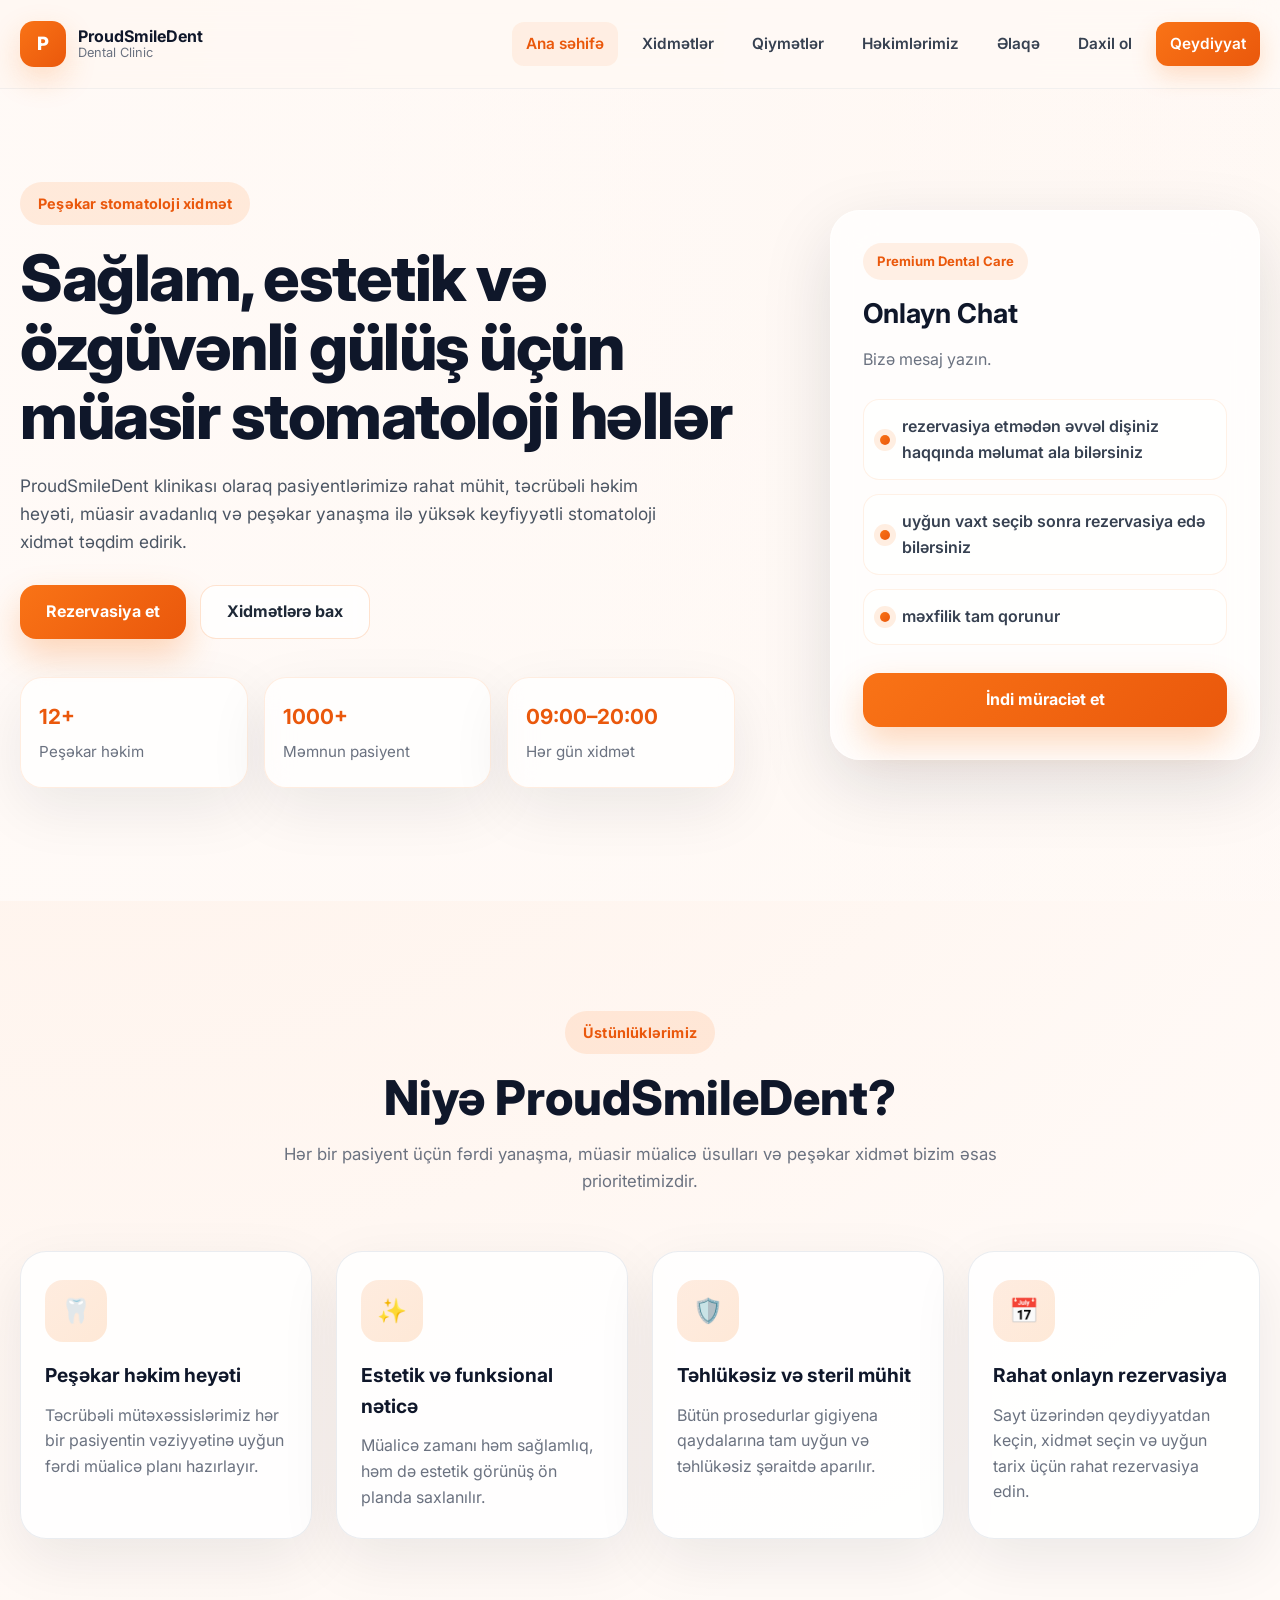
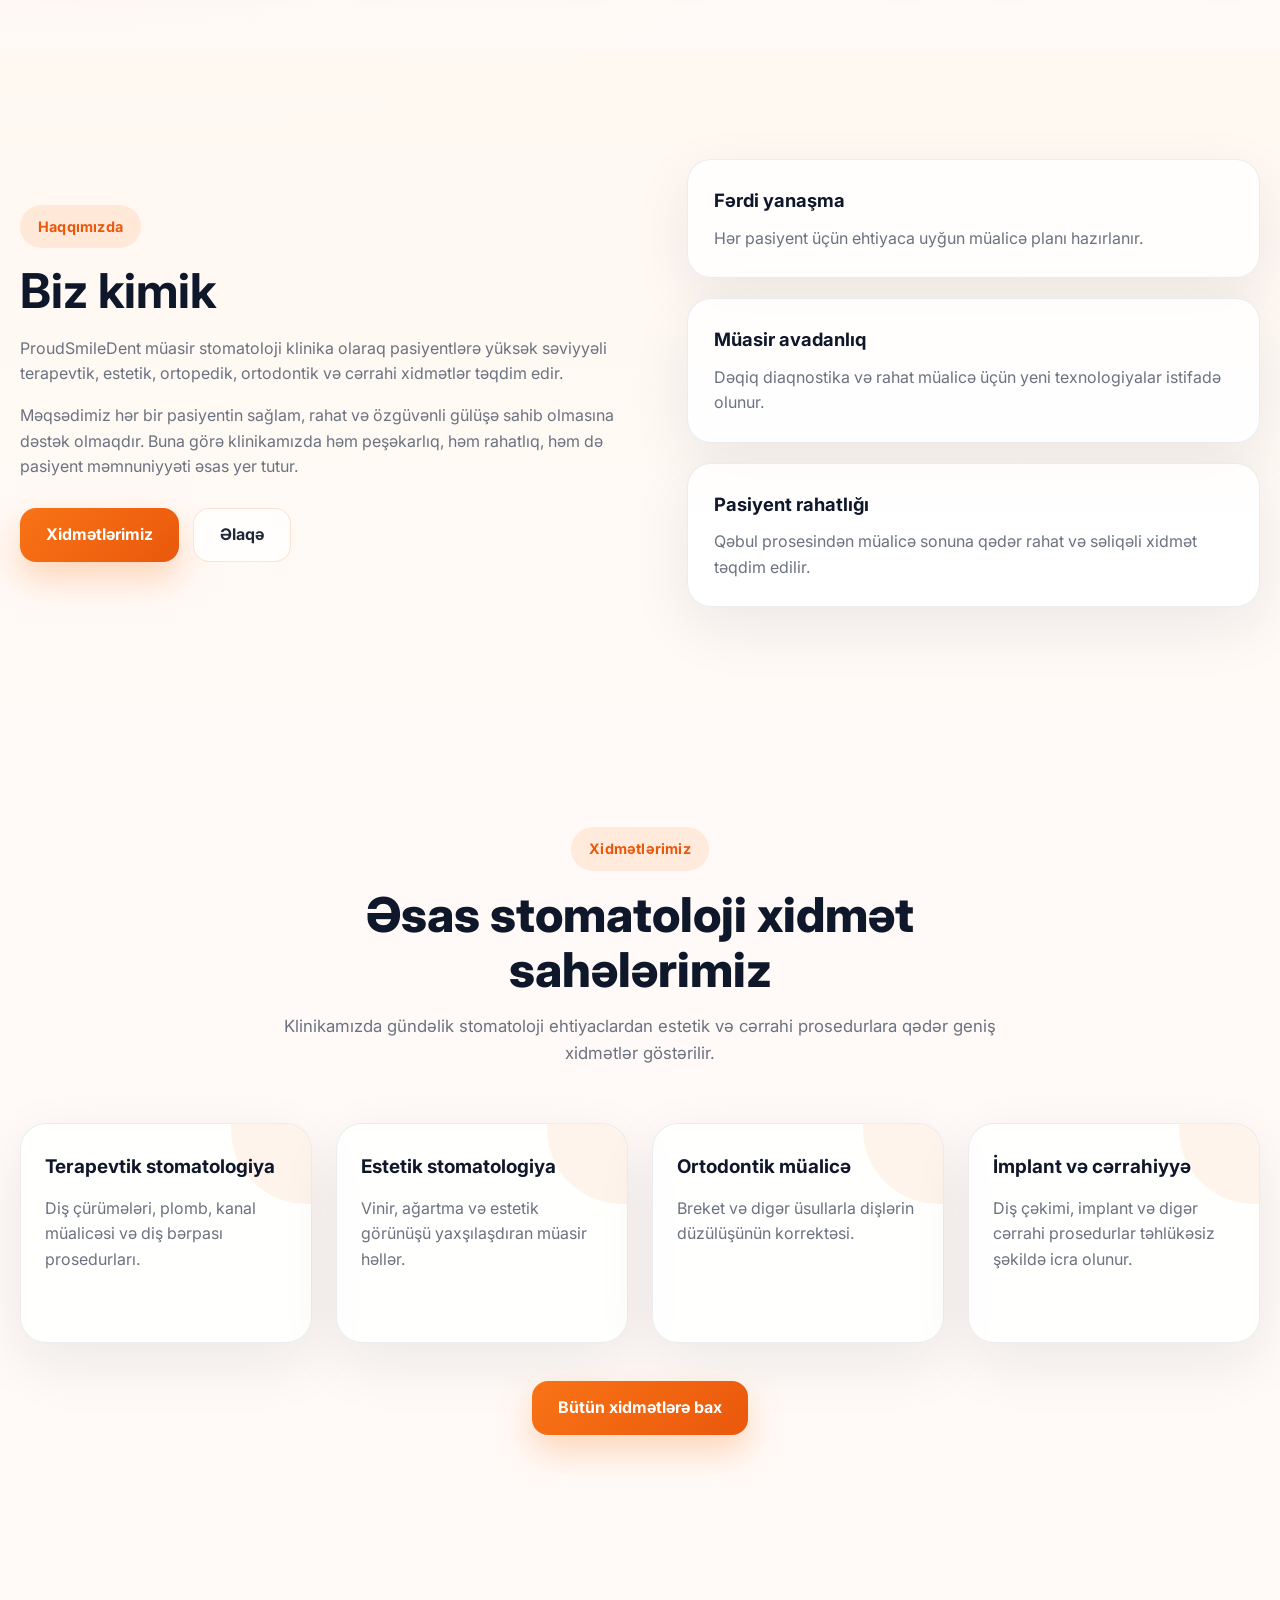
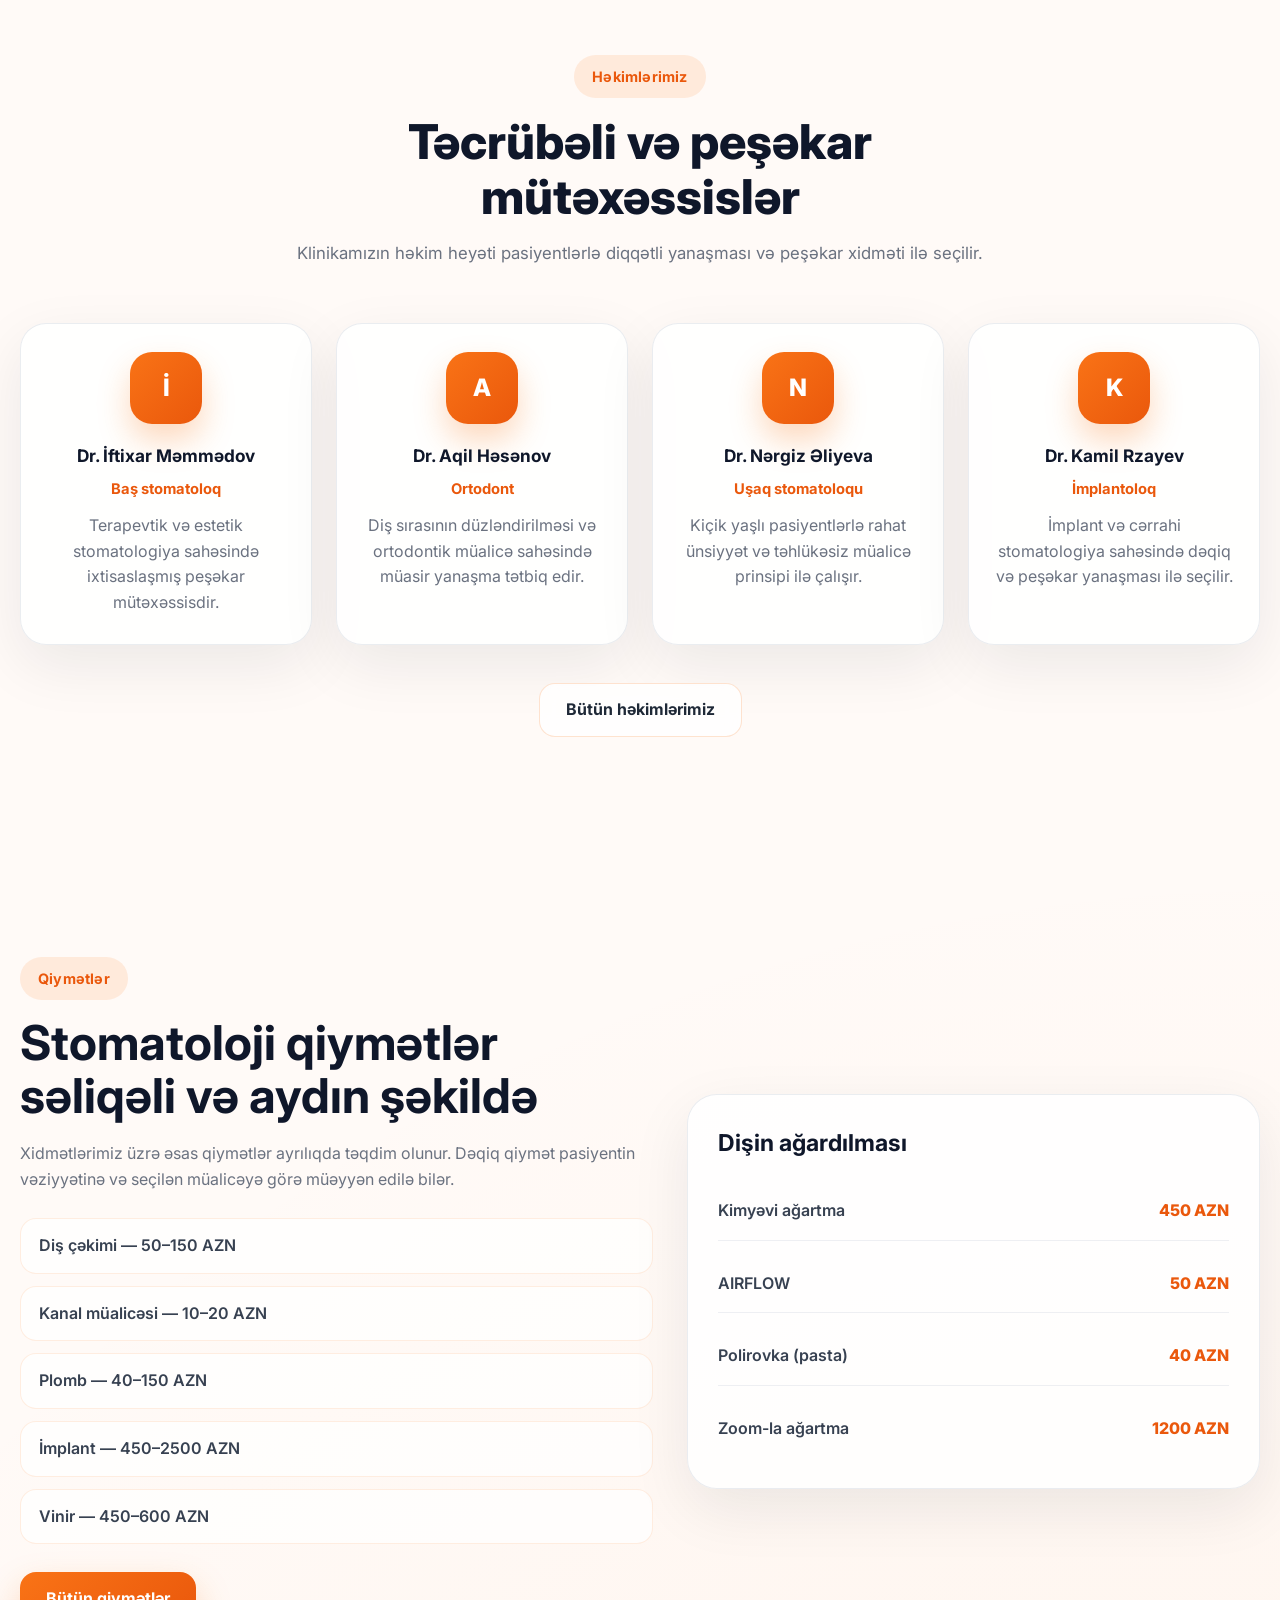
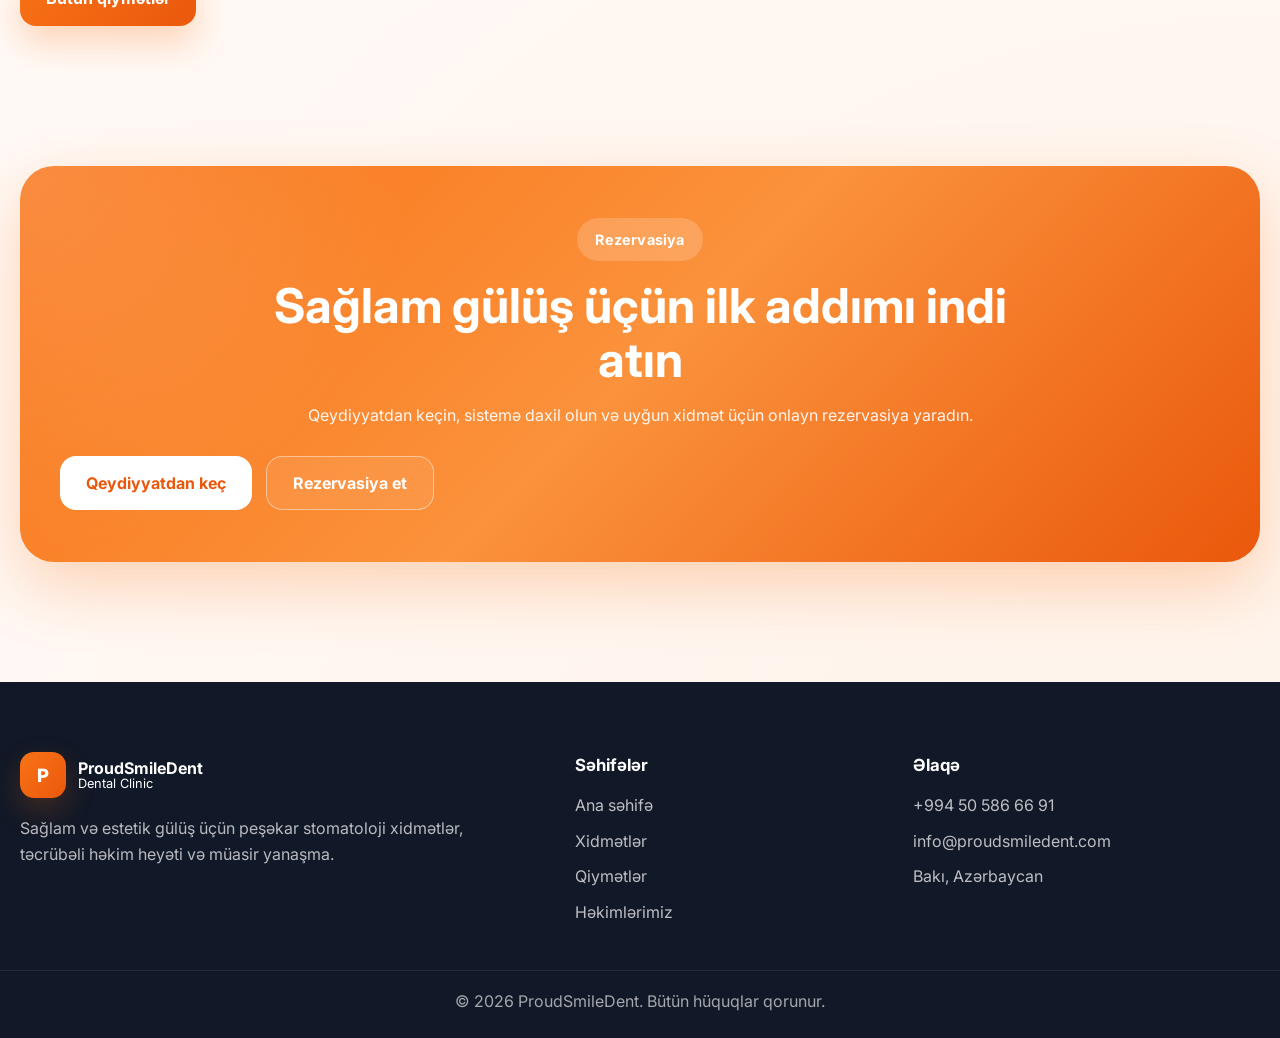
<file: ProudSmileDent/wwwroot/index.html>
﻿<!DOCTYPE html>
<html lang="az">
<head>
    <meta charset="UTF-8" />
    <meta name="viewport" content="width=device-width, initial-scale=1.0" />
    <title>ProudSmileDent | Peşəkar Stomatoloji Klinika</title>
    <meta name="description" content="ProudSmileDent peşəkar stomatoloji klinikası. Həkimlərimiz, xidmətlərimiz, qiymətlər, rezervasiya və əlaqə." />
    <link rel="stylesheet" href="style.css" />
</head>
<body>
    <div class="page-loader" id="pageLoader">
        <div class="loader-ring"></div>
    </div>

    <div class="mobile-overlay" id="mobileOverlay"></div>

    <header class="site-header">
        <div class="container navbar">
            <a href="index.html" class="brand">
                <div class="brand-icon">P</div>
                <div class="brand-text">
                    <strong>ProudSmileDent</strong>
                    <span>Dental Clinic</span>
                </div>
            </a>

            <nav class="nav-menu" id="navMenu">
                <a href="index.html" class="active">Ana səhifə</a>
                <a href="services.html">Xidmətlər</a>
                <a href="prices.html">Qiymətlər</a>
                <a href="doctors.html">Həkimlərimiz</a>
                <a href="contact.html">Əlaqə</a>

                <a href="login.html" id="navLogin">Daxil ol</a>
                <a href="register.html" class="nav-register" id="navRegister">Qeydiyyat</a>

                <a href="my-reservations.html" id="navMyReservations" style="display:none;">Rezervasiyalarım</a>
                <a href="#" id="navLogout" style="display:none;">Çıxış</a>
            </nav>

            <button class="menu-toggle" id="menuToggle" aria-label="Menyunu aç">
                <span></span>
                <span></span>
                <span></span>
            </button>
        </div>
    </header>

    <main>
        <section class="hero-section">
            <div class="hero-bg"></div>
            <div class="hero-gradient"></div>

            <div class="container hero-content">
                <div class="hero-left reveal">
                    <span class="section-chip">Peşəkar stomatoloji xidmət</span>
                    <h1>Sağlam, estetik və özgüvənli gülüş üçün müasir stomatoloji həllər</h1>
                    <p>
                        ProudSmileDent klinikası olaraq pasiyentlərimizə rahat mühit, təcrübəli həkim heyəti,
                        müasir avadanlıq və peşəkar yanaşma ilə yüksək keyfiyyətli stomatoloji xidmət təqdim edirik.
                    </p>

                    <div class="hero-actions">
                        <a href="#" class="btn btn-primary" id="reserveNowBtn">Rezervasiya et</a>
                        <a href="services.html" class="btn btn-secondary">Xidmətlərə bax</a>
                    </div>

                    <div class="hero-features">
                        <div class="hero-feature-card">
                            <strong>12+</strong>
                            <span>Peşəkar həkim</span>
                        </div>
                        <div class="hero-feature-card">
                            <strong>1000+</strong>
                            <span>Məmnun pasiyent</span>
                        </div>
                        <div class="hero-feature-card">
                            <strong>09:00–20:00</strong>
                            <span>Hər gün xidmət</span>
                        </div>
                    </div>
                </div>

                <div class="hero-right reveal delay-1">
                    <div class="hero-info-card glass-card">
                        <div class="hero-card-top">
                            <span class="mini-badge">Premium Dental Care</span>
                            <h3>Onlayn Chat</h3>
                            <p>
                                Bizə mesaj yazın.
                            </p>
                        </div>

                        <div class="hero-card-list">
                            <div class="hero-card-item">
                                <span class="dot"></span>
                                <p>rezervasiya etmədən əvvəl dişiniz haqqında məlumat ala bilərsiniz</p>
                            </div>
                            <div class="hero-card-item">
                                <span class="dot"></span>
                                <p>uyğun vaxt seçib sonra rezervasiya edə bilərsiniz</p>
                            </div>
                            <div class="hero-card-item">
                                <span class="dot"></span>
                                <p>məxfilik tam qorunur</p>
                            </div>
                        </div>

                        <a href="contact.html" class="btn btn-primary full-btn">İndi müraciət et</a>
                    </div>
                </div>
            </div>
        </section>

        <section class="section info-section">
            <div class="container">
                <div class="section-heading reveal">
                    <span class="section-chip">Üstünlüklərimiz</span>
                    <h2>Niyə ProudSmileDent?</h2>
                    <p>
                        Hər bir pasiyent üçün fərdi yanaşma, müasir müalicə üsulları və peşəkar xidmət bizim əsas prioritetimizdir.
                    </p>
                </div>

                <div class="info-grid">
                    <article class="info-card reveal">
                        <div class="info-icon">🦷</div>
                        <h3>Peşəkar həkim heyəti</h3>
                        <p>
                            Təcrübəli mütəxəssislərimiz hər bir pasiyentin vəziyyətinə uyğun fərdi müalicə planı hazırlayır.
                        </p>
                    </article>

                    <article class="info-card reveal delay-1">
                        <div class="info-icon">✨</div>
                        <h3>Estetik və funksional nəticə</h3>
                        <p>
                            Müalicə zamanı həm sağlamlıq, həm də estetik görünüş ön planda saxlanılır.
                        </p>
                    </article>

                    <article class="info-card reveal delay-2">
                        <div class="info-icon">🛡️</div>
                        <h3>Təhlükəsiz və steril mühit</h3>
                        <p>
                            Bütün prosedurlar gigiyena qaydalarına tam uyğun və təhlükəsiz şəraitdə aparılır.
                        </p>
                    </article>

                    <article class="info-card reveal delay-3">
                        <div class="info-icon">📅</div>
                        <h3>Rahat onlayn rezervasiya</h3>
                        <p>
                            Sayt üzərindən qeydiyyatdan keçin, xidmət seçin və uyğun tarix üçün rahat rezervasiya edin.
                        </p>
                    </article>
                </div>
            </div>
        </section>

        <section class="section about-preview">
            <div class="container about-preview-grid">
                <div class="about-preview-content reveal">
                    <span class="section-chip">Haqqımızda</span>
                    <h2>Biz kimik</h2>
                    <p>
                        ProudSmileDent müasir stomatoloji klinika olaraq pasiyentlərə yüksək səviyyəli terapevtik,
                        estetik, ortopedik, ortodontik və cərrahi xidmətlər təqdim edir.
                    </p>
                    <p>
                        Məqsədimiz hər bir pasiyentin sağlam, rahat və özgüvənli gülüşə sahib olmasına dəstək olmaqdır.
                        Buna görə klinikamızda həm peşəkarlıq, həm rahatlıq, həm də pasiyent məmnuniyyəti əsas yer tutur.
                    </p>

                    <div class="about-preview-actions">
                        <a href="services.html" class="btn btn-primary">Xidmətlərimiz</a>
                        <a href="contact.html" class="btn btn-secondary">Əlaqə</a>
                    </div>
                </div>

                <div class="about-preview-boxes reveal delay-1">
                    <div class="mini-info-box">
                        <h3>Fərdi yanaşma</h3>
                        <p>Hər pasiyent üçün ehtiyaca uyğun müalicə planı hazırlanır.</p>
                    </div>
                    <div class="mini-info-box">
                        <h3>Müasir avadanlıq</h3>
                        <p>Dəqiq diaqnostika və rahat müalicə üçün yeni texnologiyalar istifadə olunur.</p>
                    </div>
                    <div class="mini-info-box">
                        <h3>Pasiyent rahatlığı</h3>
                        <p>Qəbul prosesindən müalicə sonuna qədər rahat və səliqəli xidmət təqdim edilir.</p>
                    </div>
                </div>
            </div>
        </section>

        <section class="section services-preview">
            <div class="container">
                <div class="section-heading reveal">
                    <span class="section-chip">Xidmətlərimiz</span>
                    <h2>Əsas stomatoloji xidmət sahələrimiz</h2>
                    <p>
                        Klinikamızda gündəlik stomatoloji ehtiyaclardan estetik və cərrahi prosedurlara qədər geniş xidmətlər göstərilir.
                    </p>
                </div>

                <div class="services-preview-grid">
                    <article class="service-preview-card reveal">
                        <h3>Terapevtik stomatologiya</h3>
                        <p>Diş çürümələri, plomb, kanal müalicəsi və diş bərpası prosedurları.</p>
                    </article>

                    <article class="service-preview-card reveal delay-1">
                        <h3>Estetik stomatologiya</h3>
                        <p>Vinir, ağartma və estetik görünüşü yaxşılaşdıran müasir həllər.</p>
                    </article>

                    <article class="service-preview-card reveal delay-2">
                        <h3>Ortodontik müalicə</h3>
                        <p>Breket və digər üsullarla dişlərin düzülüşünün korrektəsi.</p>
                    </article>

                    <article class="service-preview-card reveal delay-3">
                        <h3>İmplant və cərrahiyyə</h3>
                        <p>Diş çəkimi, implant və digər cərrahi prosedurlar təhlükəsiz şəkildə icra olunur.</p>
                    </article>
                </div>

                <div class="center-button reveal">
                    <a href="services.html" class="btn btn-primary">Bütün xidmətlərə bax</a>
                </div>
            </div>
        </section>

        <section class="section doctors-preview">
            <div class="container">
                <div class="section-heading reveal">
                    <span class="section-chip">Həkimlərimiz</span>
                    <h2>Təcrübəli və peşəkar mütəxəssislər</h2>
                    <p>
                        Klinikamızın həkim heyəti pasiyentlərlə diqqətli yanaşması və peşəkar xidməti ilə seçilir.
                    </p>
                </div>

                <div class="doctors-preview-grid">
                    <article class="doctor-preview-card reveal">
                        <div class="doctor-avatar">İ</div>
                        <h3>Dr. İftixar Məmmədov</h3>
                        <span>Baş stomatoloq</span>
                        <p>Terapevtik və estetik stomatologiya sahəsində ixtisaslaşmış peşəkar mütəxəssisdir.</p>
                    </article>

                    <article class="doctor-preview-card reveal delay-1">
                        <div class="doctor-avatar">A</div>
                        <h3>Dr. Aqil Həsənov</h3>
                        <span>Ortodont</span>
                        <p>Diş sırasının düzləndirilməsi və ortodontik müalicə sahəsində müasir yanaşma tətbiq edir.</p>
                    </article>

                    <article class="doctor-preview-card reveal delay-2">
                        <div class="doctor-avatar">N</div>
                        <h3>Dr. Nərgiz Əliyeva</h3>
                        <span>Uşaq stomatoloqu</span>
                        <p>Kiçik yaşlı pasiyentlərlə rahat ünsiyyət və təhlükəsiz müalicə prinsipi ilə çalışır.</p>
                    </article>

                    <article class="doctor-preview-card reveal delay-3">
                        <div class="doctor-avatar">K</div>
                        <h3>Dr. Kamil Rzayev</h3>
                        <span>İmplantoloq</span>
                        <p>İmplant və cərrahi stomatologiya sahəsində dəqiq və peşəkar yanaşması ilə seçilir.</p>
                    </article>
                </div>

                <div class="center-button reveal">
                    <a href="doctors.html" class="btn btn-secondary">Bütün həkimlərimiz</a>
                </div>
            </div>
        </section>

        <section class="section prices-preview">
            <div class="container prices-preview-grid">
                <div class="prices-preview-content reveal">
                    <span class="section-chip">Qiymətlər</span>
                    <h2>Stomatoloji qiymətlər səliqəli və aydın şəkildə</h2>
                    <p>
                        Xidmətlərimiz üzrə əsas qiymətlər ayrılıqda təqdim olunur. Dəqiq qiymət pasiyentin vəziyyətinə və seçilən müalicəyə görə müəyyən edilə bilər.
                    </p>

                    <ul class="price-highlights">
                        <li>Diş çəkimi — 50–150 AZN</li>
                        <li>Kanal müalicəsi — 10–20 AZN</li>
                        <li>Plomb — 40–150 AZN</li>
                        <li>İmplant — 450–2500 AZN</li>
                        <li>Vinir — 450–600 AZN</li>
                    </ul>

                    <a href="prices.html" class="btn btn-primary">Bütün qiymətlər</a>
                </div>

                <div class="prices-preview-card reveal delay-1">
                    <h3>Dişin ağardılması</h3>
                    <div class="mini-price-list">
                        <div class="mini-price-row">
                            <span>Kimyəvi ağartma</span>
                            <strong>450 AZN</strong>
                        </div>
                        <div class="mini-price-row">
                            <span>AIRFLOW</span>
                            <strong>50 AZN</strong>
                        </div>
                        <div class="mini-price-row">
                            <span>Polirovka (pasta)</span>
                            <strong>40 AZN</strong>
                        </div>
                        <div class="mini-price-row">
                            <span>Zoom-la ağartma</span>
                            <strong>1200 AZN</strong>
                        </div>
                    </div>
                </div>
            </div>
        </section>

        <section class="section cta-section">
            <div class="container">
                <div class="cta-box reveal">
                    <span class="section-chip chip-light">Rezervasiya</span>
                    <h2>Sağlam gülüş üçün ilk addımı indi atın</h2>
                    <p>
                        Qeydiyyatdan keçin, sistemə daxil olun və uyğun xidmət üçün onlayn rezervasiya yaradın.
                    </p>
                    <div class="cta-actions">
                        <a href="register.html" class="btn btn-light">Qeydiyyatdan keç</a>
                        <a href="reservation.html" class="btn btn-outline-light">Rezervasiya et</a>
                    </div>
                </div>
            </div>
        </section>
    </main>

    <footer class="site-footer">
        <div class="container footer-grid">
            <div class="footer-brand">
                <div class="brand footer-brand-box">
                    <div class="brand-icon">P</div>
                    <div class="brand-text">
                        <strong>ProudSmileDent</strong>
                        <span>Dental Clinic</span>
                    </div>
                </div>
                <p>
                    Sağlam və estetik gülüş üçün peşəkar stomatoloji xidmətlər, təcrübəli həkim heyəti və müasir yanaşma.
                </p>
            </div>

            <div class="footer-column">
                <h4>Səhifələr</h4>
                <a href="index.html">Ana səhifə</a>
                <a href="services.html">Xidmətlər</a>
                <a href="prices.html">Qiymətlər</a>
                <a href="doctors.html">Həkimlərimiz</a>
            </div>

            <div class="footer-column">
                <h4>Əlaqə</h4>
                <p>+994 50 586 66 91</p>
                <p>info@proudsmiledent.com</p>
                <p>Bakı, Azərbaycan</p>
            </div>
        </div>

        <div class="footer-bottom">
            <p>© 2026 ProudSmileDent. Bütün hüquqlar qorunur.</p>
        </div>
    </footer>

    <script>
        const menuToggle = document.getElementById("menuToggle");
        const navMenu = document.getElementById("navMenu");
        const mobileOverlay = document.getElementById("mobileOverlay");
        const pageLoader = document.getElementById("pageLoader");

        const navLogin = document.getElementById("navLogin");
        const navRegister = document.getElementById("navRegister");
        const navMyReservations = document.getElementById("navMyReservations");
        const navLogout = document.getElementById("navLogout");

        if (menuToggle) {
            menuToggle.addEventListener("click", () => {
                navMenu.classList.toggle("active");
                menuToggle.classList.toggle("active");
                mobileOverlay.classList.toggle("active");
            });
        }

        if (mobileOverlay) {
            mobileOverlay.addEventListener("click", () => {
                navMenu.classList.remove("active");
                menuToggle.classList.remove("active");
                mobileOverlay.classList.remove("active");
            });
        }

        window.addEventListener("load", () => {
            if (pageLoader) {
                pageLoader.classList.add("hide");
            }
        });
        function showToast(message, type = "info") {
            const toastBox = document.getElementById("toastBox");

            const toast = document.createElement("div");
            toast.className = `toast-message ${type}`;
            toast.textContent = message;

            toastBox.appendChild(toast);

            setTimeout(() => {
                toast.classList.add("show");
            }, 10);

            setTimeout(() => {
                toast.classList.remove("show");
                setTimeout(() => {
                    toast.remove();
                }, 300);
            }, 2500);
        }
        const revealElements = document.querySelectorAll(".reveal");

        function revealOnScroll() {
            const triggerBottom = window.innerHeight * 0.88;

            revealElements.forEach((el) => {
                const rectTop = el.getBoundingClientRect().top;
                if (rectTop < triggerBottom) {
                    el.classList.add("show");
                }
            });
        }

        window.addEventListener("scroll", revealOnScroll);
        window.addEventListener("load", revealOnScroll);

        const currentUser = JSON.parse(localStorage.getItem("user") || "null");

        if (currentUser) {
            navLogin.style.display = "none";
            navRegister.style.display = "none";
            navMyReservations.style.display = "inline-flex";
            navLogout.style.display = "inline-flex";
        } else {
            navLogin.style.display = "inline-flex";
            navRegister.style.display = "inline-flex";
            navMyReservations.style.display = "none";
            navLogout.style.display = "none";
        }

        navLogout.addEventListener("click", function (e) {
            e.preventDefault();
            localStorage.removeItem("user");
            window.location.href = "login.html";
        });
        const reserveNowBtn = document.getElementById("reserveNowBtn");

        if (reserveNowBtn) {
            reserveNowBtn.addEventListener("click", function (e) {
                e.preventDefault();

                const currentUser = JSON.parse(localStorage.getItem("user") || "null");

                if (currentUser) {
                    window.location.href = "reservation.html";
                } else {
                    showToast("Rezervasiya üçün əvvəlcə daxil olun.", "info");

                    setTimeout(() => {
                        window.location.href = "login.html";
                    }, 900);
                }
            });
        }
    </script>
    <div id="toastBox" class="toast-box"></div>
</body>
</html>
</file>
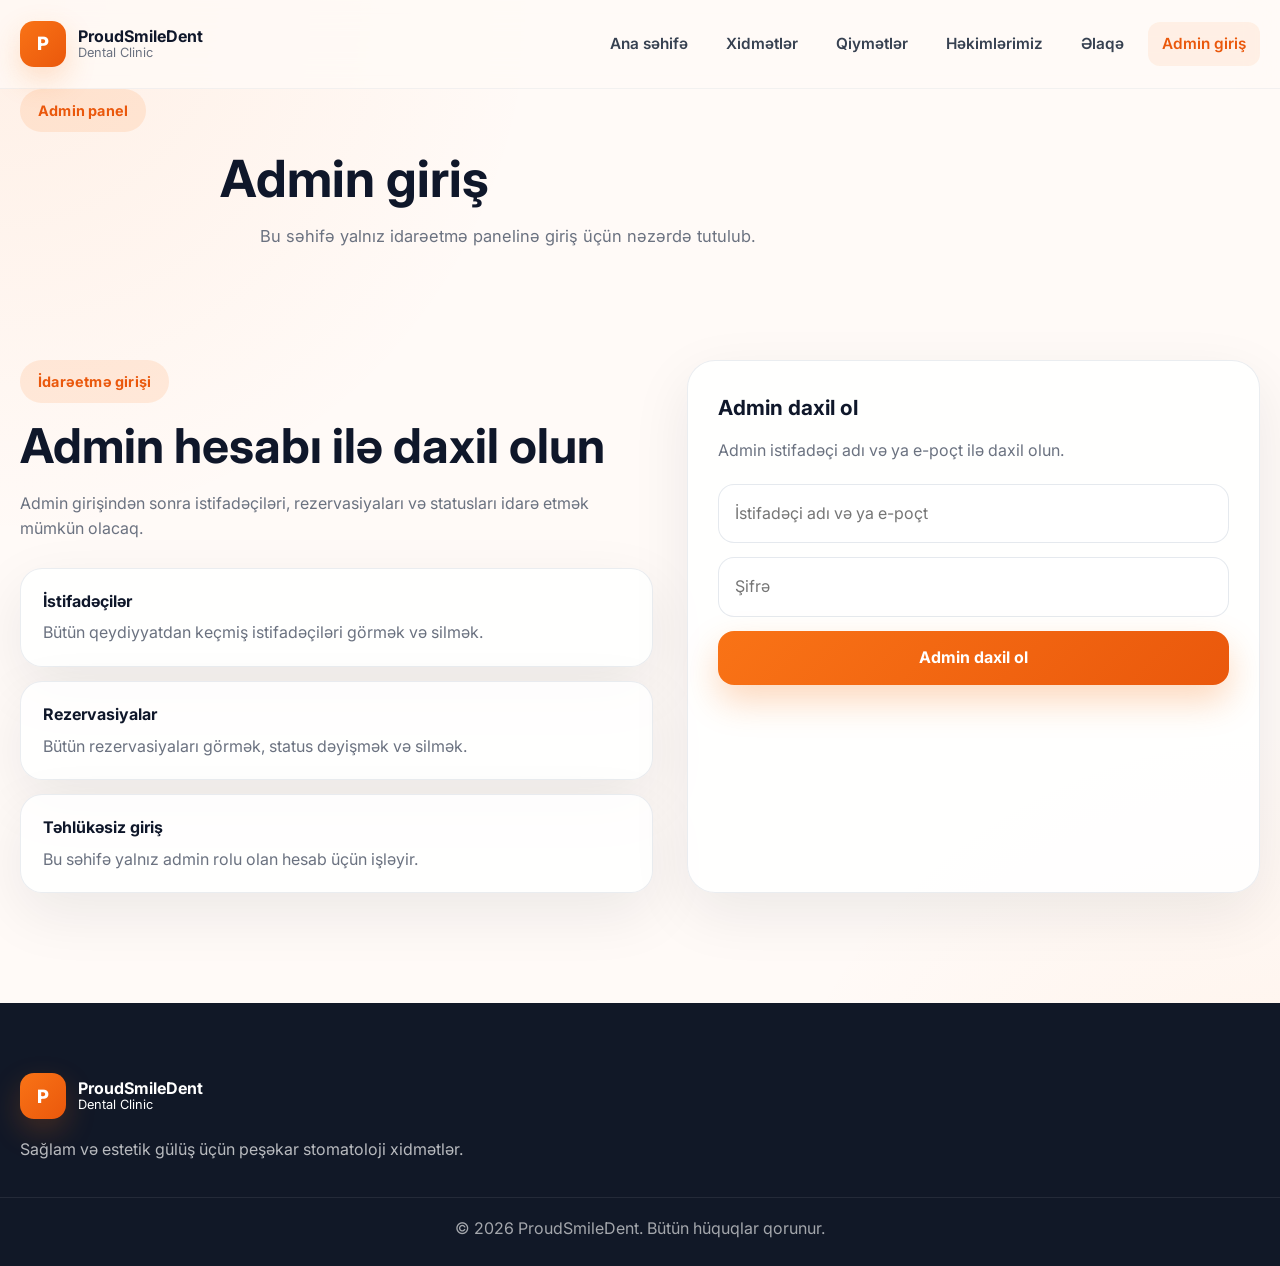
<file: ProudSmileDent/wwwroot/admin-login.html>
﻿<!DOCTYPE html>
<html lang="az">
<head>
    <meta charset="UTF-8" />
    <meta name="viewport" content="width=device-width, initial-scale=1.0" />
    <title>Admin Giriş | ProudSmileDent</title>
    <meta name="description" content="ProudSmileDent admin giriş səhifəsi." />
    <link rel="stylesheet" href="style.css" />
</head>
<body>
    <div class="mobile-overlay" id="mobileOverlay"></div>

    <header class="site-header">
        <div class="container navbar">
            <a href="index.html" class="brand">
                <div class="brand-icon">P</div>
                <div class="brand-text">
                    <strong>ProudSmileDent</strong>
                    <span>Dental Clinic</span>
                </div>
            </a>

            <nav class="nav-menu" id="navMenu">
                <a href="index.html">Ana səhifə</a>
                <a href="services.html">Xidmətlər</a>
                <a href="prices.html">Qiymətlər</a>
                <a href="doctors.html">Həkimlərimiz</a>
                <a href="contact.html">Əlaqə</a>
                <a href="admin-login.html" class="active">Admin giriş</a>
            </nav>

            <button class="menu-toggle" id="menuToggle" aria-label="Menyunu aç">
                <span></span>
                <span></span>
                <span></span>
            </button>
        </div>
    </header>

    <main>
        <section class="page-hero">
            <div class="container">
                <div class="reveal show">
                    <span class="section-chip">Admin panel</span>
                    <h1>Admin giriş</h1>
                    <p>
                        Bu səhifə yalnız idarəetmə panelinə giriş üçün nəzərdə tutulub.
                    </p>
                </div>
            </div>
        </section>

        <section class="section">
            <div class="container contact-grid">
                <div class="contact-info reveal show">
                    <span class="section-chip">İdarəetmə girişi</span>
                    <h2>Admin hesabı ilə daxil olun</h2>
                    <p>
                        Admin girişindən sonra istifadəçiləri, rezervasiyaları və statusları idarə etmək mümkün olacaq.
                    </p>

                    <div class="contact-list">
                        <div class="contact-item">
                            <h4>İstifadəçilər</h4>
                            <p>Bütün qeydiyyatdan keçmiş istifadəçiləri görmək və silmək.</p>
                        </div>

                        <div class="contact-item">
                            <h4>Rezervasiyalar</h4>
                            <p>Bütün rezervasiyaları görmək, status dəyişmək və silmək.</p>
                        </div>

                        <div class="contact-item">
                            <h4>Təhlükəsiz giriş</h4>
                            <p>Bu səhifə yalnız admin rolu olan hesab üçün işləyir.</p>
                        </div>
                    </div>
                </div>

                <div class="form-card reveal show">
                    <h2>Admin daxil ol</h2>
                    <p class="form-subtext">
                        Admin istifadəçi adı və ya e-poçt ilə daxil olun.
                    </p>

                    <form id="adminLoginForm">
                        <input type="text"
                               id="usernameOrEmail"
                               placeholder="İstifadəçi adı və ya e-poçt"
                               required />

                        <input type="password"
                               id="password"
                               placeholder="Şifrə"
                               required />

                        <button type="submit" class="btn btn-primary">Admin daxil ol</button>
                    </form>
                </div>
            </div>
        </section>
    </main>

    <footer class="site-footer">
        <div class="container footer-grid">
            <div class="footer-brand">
                <div class="brand footer-brand-box">
                    <div class="brand-icon">P</div>
                    <div class="brand-text">
                        <strong>ProudSmileDent</strong>
                        <span>Dental Clinic</span>
                    </div>
                </div>
                <p>Sağlam və estetik gülüş üçün peşəkar stomatoloji xidmətlər.</p>
            </div>
        </div>

        <div class="footer-bottom">
            <p>© 2026 ProudSmileDent. Bütün hüquqlar qorunur.</p>
        </div>
    </footer>

    <div id="toastBox" class="toast-box"></div>

    <script>
        const menuToggle = document.getElementById("menuToggle");
        const navMenu = document.getElementById("navMenu");
        const mobileOverlay = document.getElementById("mobileOverlay");

        if (menuToggle) {
            menuToggle.addEventListener("click", () => {
                navMenu.classList.toggle("active");
                menuToggle.classList.toggle("active");
                mobileOverlay.classList.toggle("active");
            });
        }

        if (mobileOverlay) {
            mobileOverlay.addEventListener("click", () => {
                navMenu.classList.remove("active");
                menuToggle.classList.remove("active");
                mobileOverlay.classList.remove("active");
            });
        }

        function showToast(message, type = "error") {
            const toastBox = document.getElementById("toastBox");

            const toast = document.createElement("div");
            toast.className = `toast-message ${type}`;
            toast.textContent = message;

            toastBox.appendChild(toast);

            setTimeout(() => {
                toast.classList.add("show");
            }, 10);

            setTimeout(() => {
                toast.classList.remove("show");
                setTimeout(() => {
                    toast.remove();
                }, 300);
            }, 2500);
        }

        const adminLoginForm = document.getElementById("adminLoginForm");

        if (adminLoginForm) {
            adminLoginForm.addEventListener("submit", async function (e) {
                e.preventDefault();

                const usernameOrEmail = document.getElementById("usernameOrEmail").value.trim();
                const password = document.getElementById("password").value.trim();

                if (!usernameOrEmail || !password) {
                    showToast("İstifadəçi adı və şifrəni daxil edin.", "error");
                    return;
                }

                const submitButton = adminLoginForm.querySelector('button[type="submit"]');
                const originalText = submitButton.textContent;

                try {
                    submitButton.disabled = true;
                    submitButton.textContent = "Göndərilir...";

                    const response = await fetch("/api/auth/admin-login", {
                        method: "POST",
                        headers: {
                            "Content-Type": "application/json"
                        },
                        body: JSON.stringify({
                            usernameOrEmail,
                            password
                        })
                    });

                    const text = await response.text();

                    let data = {};
                    try {
                        data = text ? JSON.parse(text) : {};
                    } catch {
                        data = { message: text };
                    }

                    if (response.ok) {
                        if (data.user) {
                            localStorage.setItem("user", JSON.stringify(data.user));
                        }

                        showToast(data.message || "Admin giriş uğurludur.", "success");

                        setTimeout(() => {
                            window.location.href = "admin.html";
                        }, 700);
                    } else {
                        showToast(data.message || "Admin giriş zamanı xəta baş verdi.", "error");
                    }
                } catch (error) {
                    console.error("Admin login error:", error);
                    showToast("Serverə qoşulmaq mümkün olmadı.", "error");
                } finally {
                    submitButton.disabled = false;
                    submitButton.textContent = originalText;
                }
            });
        }
    </script>
</body>
</html>
</file>
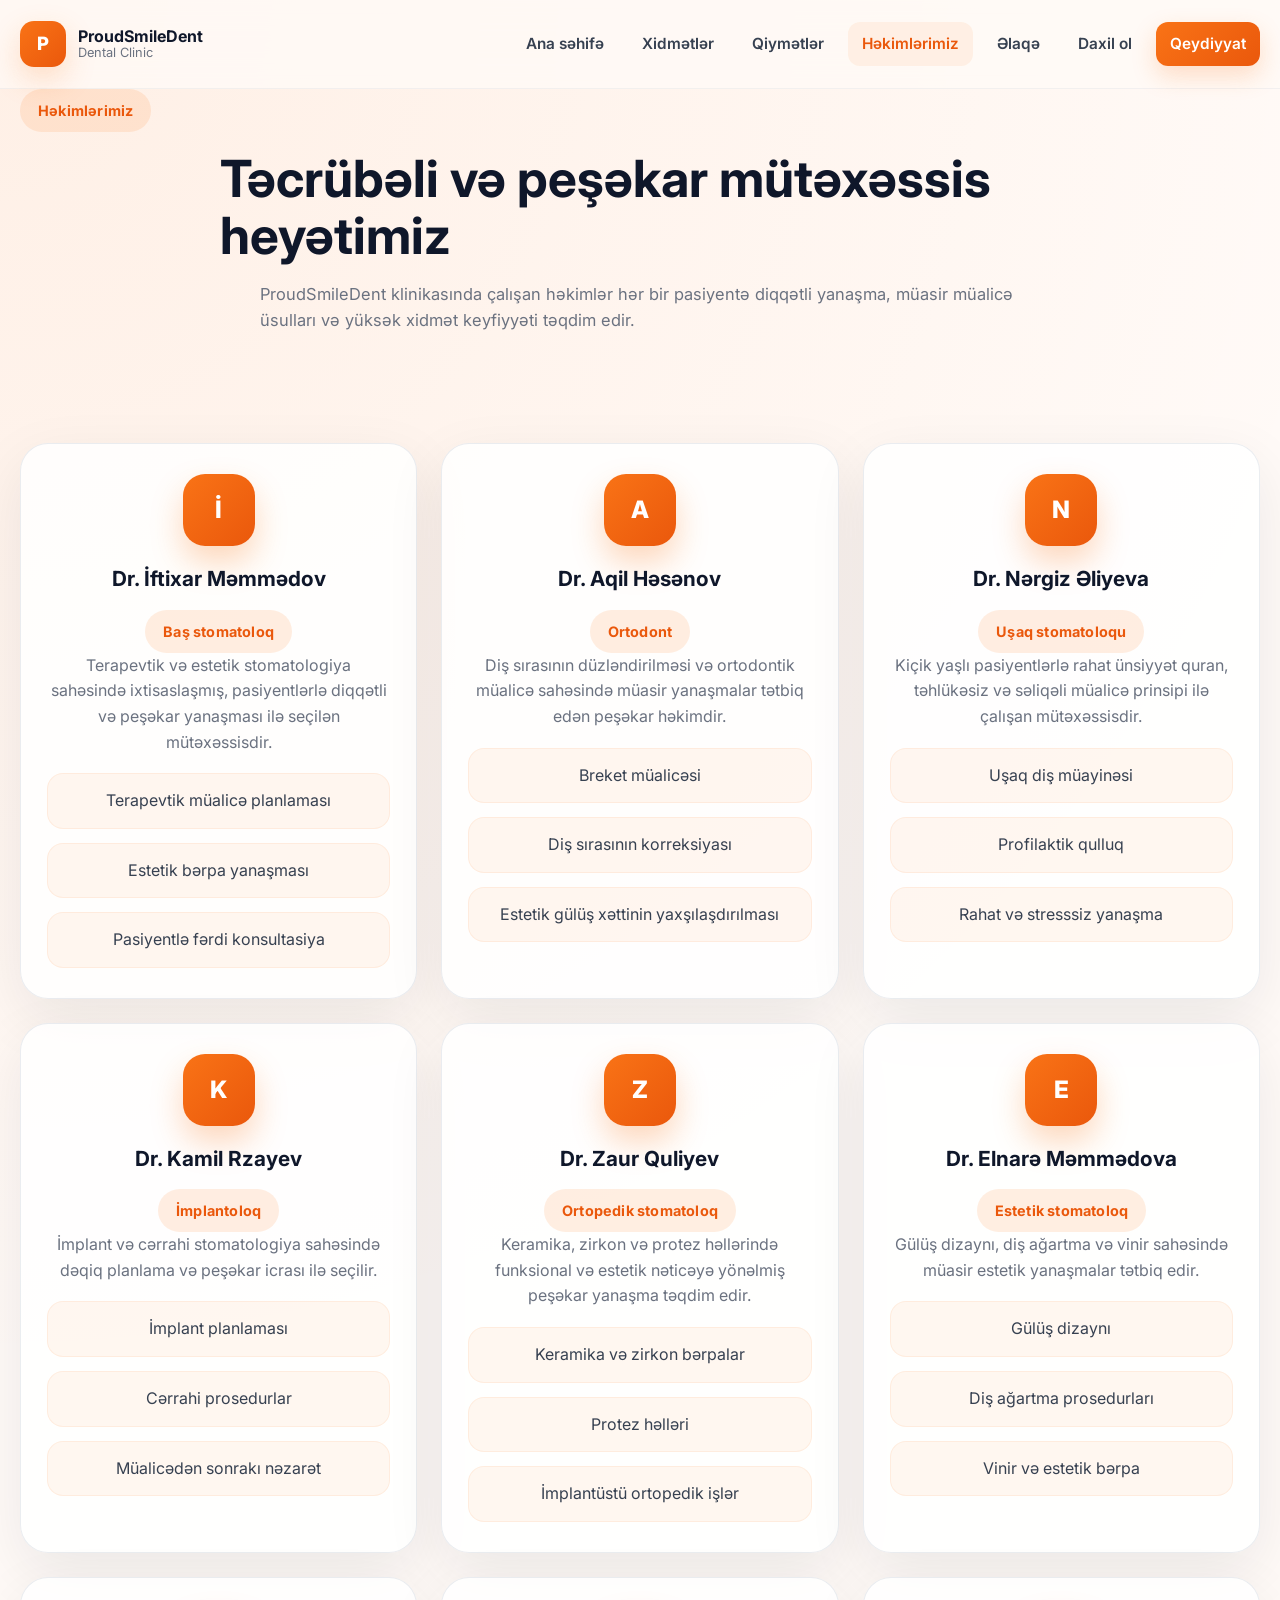
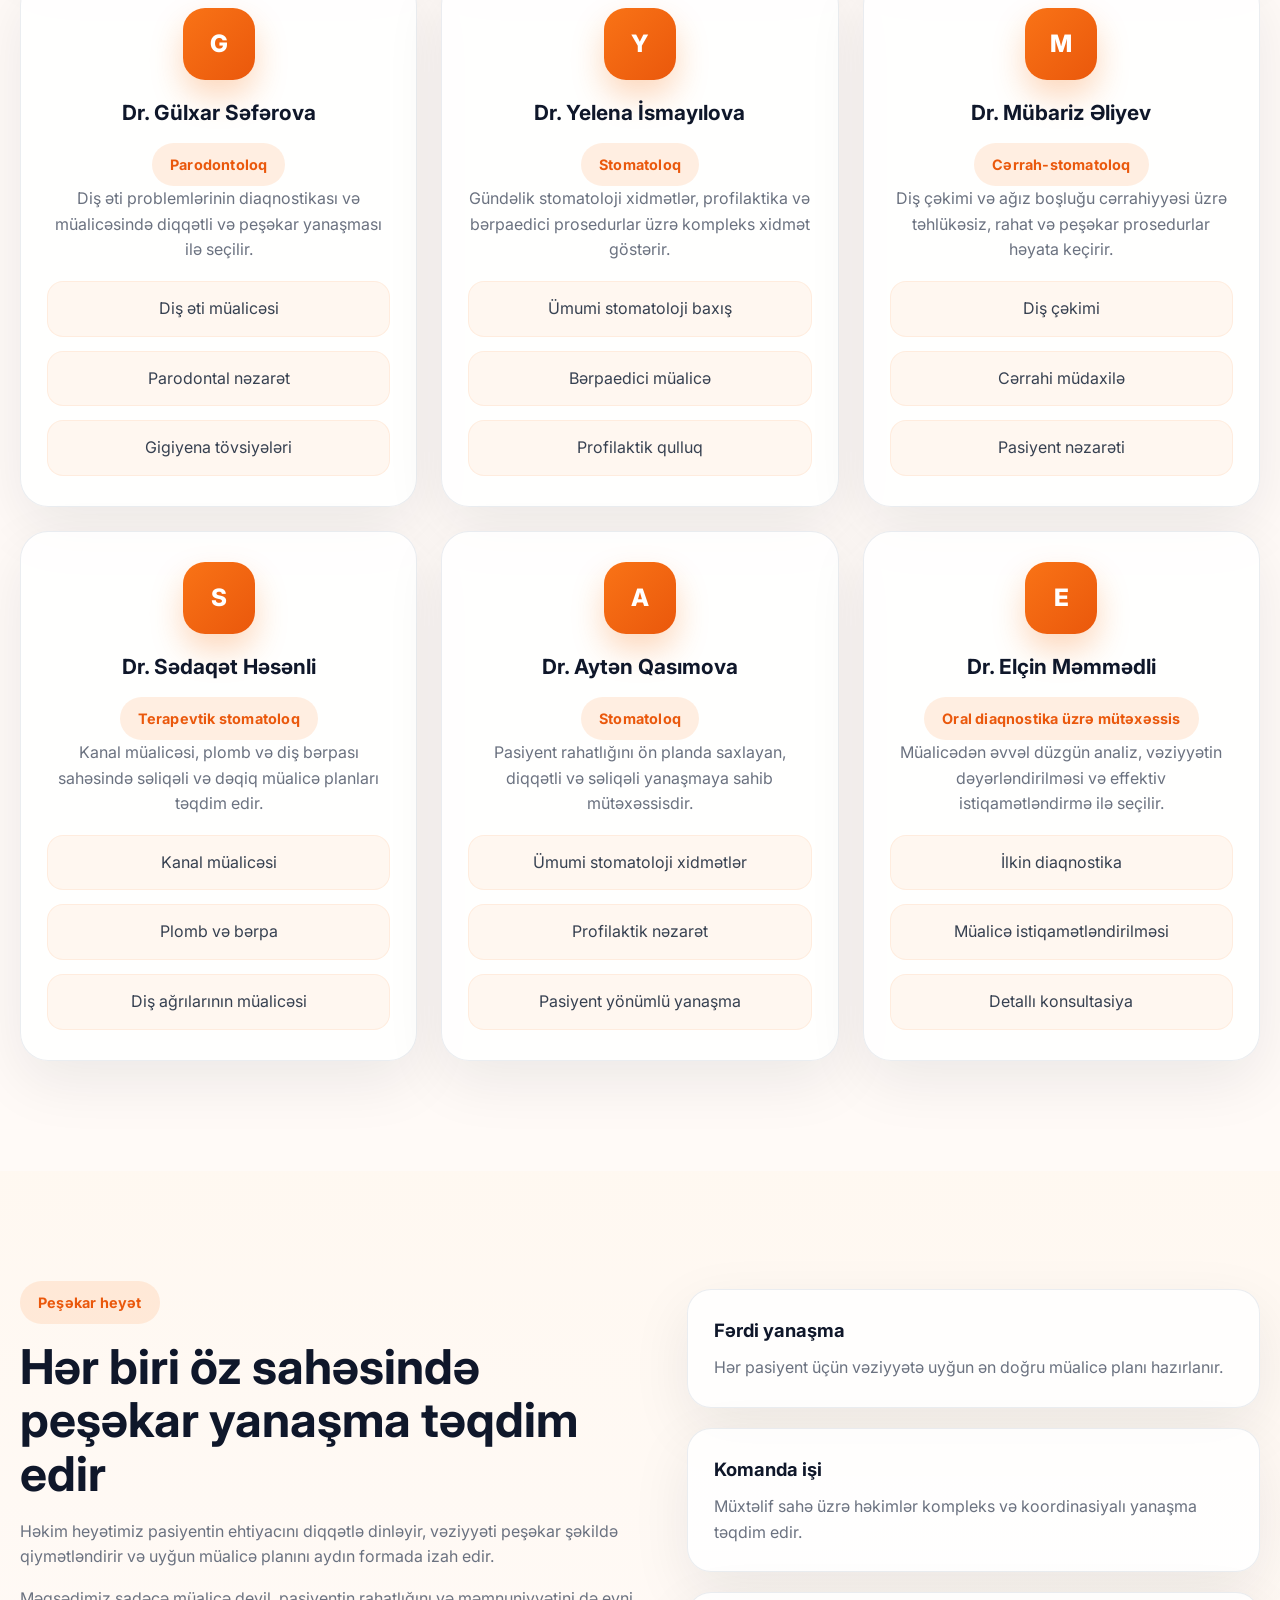
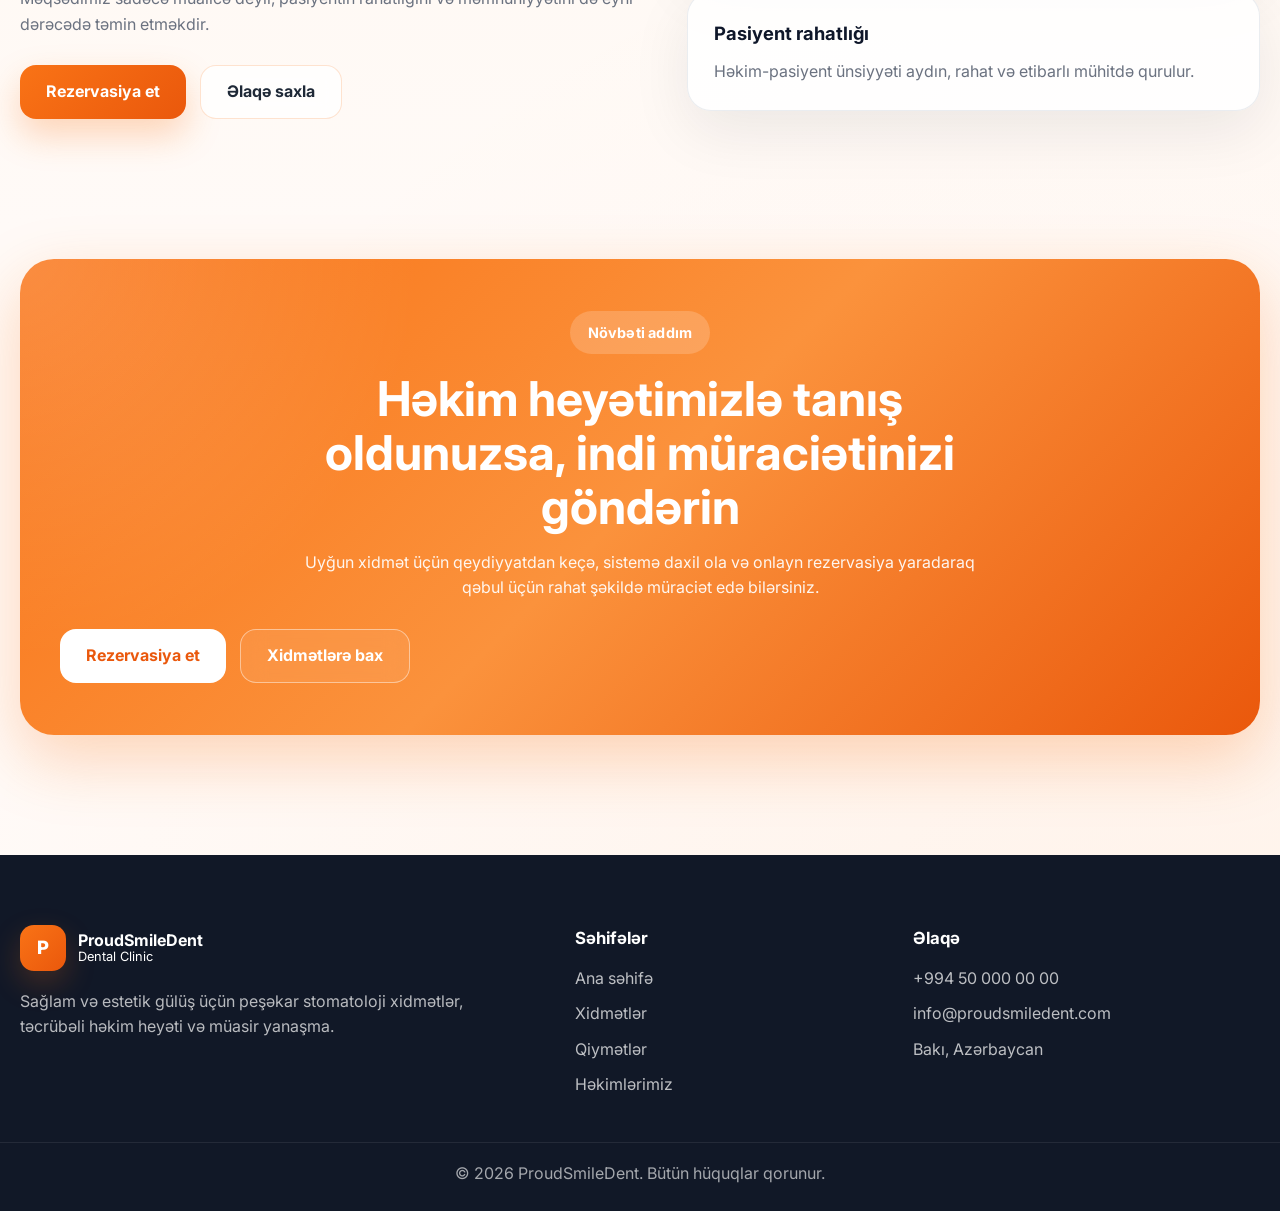
<file: ProudSmileDent/wwwroot/doctors.html>
﻿<!DOCTYPE html>
<html lang="az">
<head>
    <meta charset="UTF-8" />
    <meta name="viewport" content="width=device-width, initial-scale=1.0" />
    <title>Həkimlərimiz | ProudSmileDent</title>
    <meta name="description" content="ProudSmileDent klinikasının peşəkar həkim heyəti. Təcrübəli stomatoloqlar, ortodont, implantoloq və digər mütəxəssislər." />
    <link rel="stylesheet" href="style.css" />
</head>
<body>
    <div class="page-loader" id="pageLoader">
        <div class="loader-ring"></div>
    </div>

    <div class="mobile-overlay" id="mobileOverlay"></div>

    <header class="site-header">
        <div class="container navbar">
            <a href="index.html" class="brand">
                <div class="brand-icon">P</div>
                <div class="brand-text">
                    <strong>ProudSmileDent</strong>
                    <span>Dental Clinic</span>
                </div>
            </a>

            <nav class="nav-menu" id="navMenu">
                <a href="index.html">Ana səhifə</a>
                <a href="services.html">Xidmətlər</a>
                <a href="prices.html">Qiymətlər</a>
                <a href="doctors.html" class="active">Həkimlərimiz</a>
                <a href="contact.html">Əlaqə</a>

                <a href="login.html" id="navLogin">Daxil ol</a>
                <a href="register.html" class="nav-register" id="navRegister">Qeydiyyat</a>

                <a href="my-reservations.html" id="navMyReservations" style="display:none;">Rezervasiyalarım</a>
                <a href="#" id="navLogout" style="display:none;">Çıxış</a>
            </nav>

            <button class="menu-toggle" id="menuToggle" aria-label="Menyunu aç">
                <span></span>
                <span></span>
                <span></span>
            </button>
        </div>
    </header>

    <main>
        <section class="page-hero">
            <div class="container">
                <div class="reveal">
                    <span class="section-chip">Həkimlərimiz</span>
                    <h1>Təcrübəli və peşəkar mütəxəssis heyətimiz</h1>
                    <p>
                        ProudSmileDent klinikasında çalışan həkimlər hər bir pasiyentə diqqətli yanaşma,
                        müasir müalicə üsulları və yüksək xidmət keyfiyyəti təqdim edir.
                    </p>
                </div>
            </div>
        </section>

        <section class="section">
            <div class="container">
                <div class="page-grid-3">
                    <article class="doctor-detail-card reveal">
                        <div class="doctor-avatar">İ</div>
                        <h3>Dr. İftixar Məmmədov</h3>
                        <span class="section-chip">Baş stomatoloq</span>
                        <p>
                            Terapevtik və estetik stomatologiya sahəsində ixtisaslaşmış, pasiyentlərlə
                            diqqətli və peşəkar yanaşması ilə seçilən mütəxəssisdir.
                        </p>
                        <ul class="doctor-list">
                            <li>Terapevtik müalicə planlaması</li>
                            <li>Estetik bərpa yanaşması</li>
                            <li>Pasiyentlə fərdi konsultasiya</li>
                        </ul>
                    </article>

                    <article class="doctor-detail-card reveal delay-1">
                        <div class="doctor-avatar">A</div>
                        <h3>Dr. Aqil Həsənov</h3>
                        <span class="section-chip">Ortodont</span>
                        <p>
                            Diş sırasının düzləndirilməsi və ortodontik müalicə sahəsində müasir yanaşmalar
                            tətbiq edən peşəkar həkimdir.
                        </p>
                        <ul class="doctor-list">
                            <li>Breket müalicəsi</li>
                            <li>Diş sırasının korreksiyası</li>
                            <li>Estetik gülüş xəttinin yaxşılaşdırılması</li>
                        </ul>
                    </article>

                    <article class="doctor-detail-card reveal delay-2">
                        <div class="doctor-avatar">N</div>
                        <h3>Dr. Nərgiz Əliyeva</h3>
                        <span class="section-chip">Uşaq stomatoloqu</span>
                        <p>
                            Kiçik yaşlı pasiyentlərlə rahat ünsiyyət quran, təhlükəsiz və səliqəli
                            müalicə prinsipi ilə çalışan mütəxəssisdir.
                        </p>
                        <ul class="doctor-list">
                            <li>Uşaq diş müayinəsi</li>
                            <li>Profilaktik qulluq</li>
                            <li>Rahat və stresssiz yanaşma</li>
                        </ul>
                    </article>

                    <article class="doctor-detail-card reveal">
                        <div class="doctor-avatar">K</div>
                        <h3>Dr. Kamil Rzayev</h3>
                        <span class="section-chip">İmplantoloq</span>
                        <p>
                            İmplant və cərrahi stomatologiya sahəsində dəqiq planlama və peşəkar icrası ilə seçilir.
                        </p>
                        <ul class="doctor-list">
                            <li>İmplant planlaması</li>
                            <li>Cərrahi prosedurlar</li>
                            <li>Müalicədən sonrakı nəzarət</li>
                        </ul>
                    </article>

                    <article class="doctor-detail-card reveal delay-1">
                        <div class="doctor-avatar">Z</div>
                        <h3>Dr. Zaur Quliyev</h3>
                        <span class="section-chip">Ortopedik stomatoloq</span>
                        <p>
                            Keramika, zirkon və protez həllərində funksional və estetik nəticəyə yönəlmiş
                            peşəkar yanaşma təqdim edir.
                        </p>
                        <ul class="doctor-list">
                            <li>Keramika və zirkon bərpalar</li>
                            <li>Protez həlləri</li>
                            <li>İmplantüstü ortopedik işlər</li>
                        </ul>
                    </article>

                    <article class="doctor-detail-card reveal delay-2">
                        <div class="doctor-avatar">E</div>
                        <h3>Dr. Elnarə Məmmədova</h3>
                        <span class="section-chip">Estetik stomatoloq</span>
                        <p>
                            Gülüş dizaynı, diş ağartma və vinir sahəsində müasir estetik yanaşmalar tətbiq edir.
                        </p>
                        <ul class="doctor-list">
                            <li>Gülüş dizaynı</li>
                            <li>Diş ağartma prosedurları</li>
                            <li>Vinir və estetik bərpa</li>
                        </ul>
                    </article>

                    <article class="doctor-detail-card reveal">
                        <div class="doctor-avatar">G</div>
                        <h3>Dr. Gülxar Səfərova</h3>
                        <span class="section-chip">Parodontoloq</span>
                        <p>
                            Diş əti problemlərinin diaqnostikası və müalicəsində diqqətli və peşəkar yanaşması ilə seçilir.
                        </p>
                        <ul class="doctor-list">
                            <li>Diş əti müalicəsi</li>
                            <li>Parodontal nəzarət</li>
                            <li>Gigiyena tövsiyələri</li>
                        </ul>
                    </article>

                    <article class="doctor-detail-card reveal delay-1">
                        <div class="doctor-avatar">Y</div>
                        <h3>Dr. Yelena İsmayılova</h3>
                        <span class="section-chip">Stomatoloq</span>
                        <p>
                            Gündəlik stomatoloji xidmətlər, profilaktika və bərpaedici prosedurlar üzrə kompleks xidmət göstərir.
                        </p>
                        <ul class="doctor-list">
                            <li>Ümumi stomatoloji baxış</li>
                            <li>Bərpaedici müalicə</li>
                            <li>Profilaktik qulluq</li>
                        </ul>
                    </article>

                    <article class="doctor-detail-card reveal delay-2">
                        <div class="doctor-avatar">M</div>
                        <h3>Dr. Mübariz Əliyev</h3>
                        <span class="section-chip">Cərrah-stomatoloq</span>
                        <p>
                            Diş çəkimi və ağız boşluğu cərrahiyyəsi üzrə təhlükəsiz, rahat və peşəkar prosedurlar həyata keçirir.
                        </p>
                        <ul class="doctor-list">
                            <li>Diş çəkimi</li>
                            <li>Cərrahi müdaxilə</li>
                            <li>Pasiyent nəzarəti</li>
                        </ul>
                    </article>

                    <article class="doctor-detail-card reveal">
                        <div class="doctor-avatar">S</div>
                        <h3>Dr. Sədaqət Həsənli</h3>
                        <span class="section-chip">Terapevtik stomatoloq</span>
                        <p>
                            Kanal müalicəsi, plomb və diş bərpası sahəsində səliqəli və dəqiq müalicə planları təqdim edir.
                        </p>
                        <ul class="doctor-list">
                            <li>Kanal müalicəsi</li>
                            <li>Plomb və bərpa</li>
                            <li>Diş ağrılarının müalicəsi</li>
                        </ul>
                    </article>

                    <article class="doctor-detail-card reveal delay-1">
                        <div class="doctor-avatar">A</div>
                        <h3>Dr. Aytən Qasımova</h3>
                        <span class="section-chip">Stomatoloq</span>
                        <p>
                            Pasiyent rahatlığını ön planda saxlayan, diqqətli və səliqəli yanaşmaya sahib mütəxəssisdir.
                        </p>
                        <ul class="doctor-list">
                            <li>Ümumi stomatoloji xidmətlər</li>
                            <li>Profilaktik nəzarət</li>
                            <li>Pasiyent yönümlü yanaşma</li>
                        </ul>
                    </article>

                    <article class="doctor-detail-card reveal delay-2">
                        <div class="doctor-avatar">E</div>
                        <h3>Dr. Elçin Məmmədli</h3>
                        <span class="section-chip">Oral diaqnostika üzrə mütəxəssis</span>
                        <p>
                            Müalicədən əvvəl düzgün analiz, vəziyyətin dəyərləndirilməsi və effektiv istiqamətləndirmə ilə seçilir.
                        </p>
                        <ul class="doctor-list">
                            <li>İlkin diaqnostika</li>
                            <li>Müalicə istiqamətləndirilməsi</li>
                            <li>Detallı konsultasiya</li>
                        </ul>
                    </article>
                </div>
            </div>
        </section>

        <section class="section about-preview">
            <div class="container about-preview-grid">
                <div class="about-preview-content reveal">
                    <span class="section-chip">Peşəkar heyət</span>
                    <h2>Hər biri öz sahəsində peşəkar yanaşma təqdim edir</h2>
                    <p>
                        Həkim heyətimiz pasiyentin ehtiyacını diqqətlə dinləyir, vəziyyəti peşəkar şəkildə
                        qiymətləndirir və uyğun müalicə planını aydın formada izah edir.
                    </p>
                    <p>
                        Məqsədimiz sadəcə müalicə deyil, pasiyentin rahatlığını və məmnuniyyətini də eyni dərəcədə təmin etməkdir.
                    </p>
                    <div class="about-preview-actions">
                        <a href="reservation.html" class="btn btn-primary">Rezervasiya et</a>
                        <a href="contact.html" class="btn btn-secondary">Əlaqə saxla</a>
                    </div>
                </div>

                <div class="about-preview-boxes reveal delay-1">
                    <div class="mini-info-box">
                        <h3>Fərdi yanaşma</h3>
                        <p>Hər pasiyent üçün vəziyyətə uyğun ən doğru müalicə planı hazırlanır.</p>
                    </div>
                    <div class="mini-info-box">
                        <h3>Komanda işi</h3>
                        <p>Müxtəlif sahə üzrə həkimlər kompleks və koordinasiyalı yanaşma təqdim edir.</p>
                    </div>
                    <div class="mini-info-box">
                        <h3>Pasiyent rahatlığı</h3>
                        <p>Həkim-pasiyent ünsiyyəti aydın, rahat və etibarlı mühitdə qurulur.</p>
                    </div>
                </div>
            </div>
        </section>

        <section class="section cta-section">
            <div class="container">
                <div class="cta-box reveal">
                    <span class="section-chip chip-light">Növbəti addım</span>
                    <h2>Həkim heyətimizlə tanış oldunuzsa, indi müraciətinizi göndərin</h2>
                    <p>
                        Uyğun xidmət üçün qeydiyyatdan keçə, sistemə daxil ola və onlayn rezervasiya yaradaraq
                        qəbul üçün rahat şəkildə müraciət edə bilərsiniz.
                    </p>
                    <div class="cta-actions">
                        <a href="#" class="btn btn-light" id="doctorsReserveBtn">Rezervasiya et</a>
                        <a href="services.html" class="btn btn-outline-light">Xidmətlərə bax</a>
                    </div>
                </div>
            </div>
        </section>
    </main>

    <footer class="site-footer">
        <div class="container footer-grid">
            <div class="footer-brand">
                <div class="brand footer-brand-box">
                    <div class="brand-icon">P</div>
                    <div class="brand-text">
                        <strong>ProudSmileDent</strong>
                        <span>Dental Clinic</span>
                    </div>
                </div>
                <p>
                    Sağlam və estetik gülüş üçün peşəkar stomatoloji xidmətlər, təcrübəli həkim heyəti və müasir yanaşma.
                </p>
            </div>

            <div class="footer-column">
                <h4>Səhifələr</h4>
                <a href="index.html">Ana səhifə</a>
                <a href="services.html">Xidmətlər</a>
                <a href="prices.html">Qiymətlər</a>
                <a href="doctors.html">Həkimlərimiz</a>
            </div>

            <div class="footer-column">
                <h4>Əlaqə</h4>
                <p>+994 50 000 00 00</p>
                <p>info@proudsmiledent.com</p>
                <p>Bakı, Azərbaycan</p>
            </div>
        </div>

        <div class="footer-bottom">
            <p>© 2026 ProudSmileDent. Bütün hüquqlar qorunur.</p>
        </div>
    </footer>

    <script>
        const menuToggle = document.getElementById("menuToggle");
        const navMenu = document.getElementById("navMenu");
        const mobileOverlay = document.getElementById("mobileOverlay");
        const pageLoader = document.getElementById("pageLoader");

        const navLogin = document.getElementById("navLogin");
        const navRegister = document.getElementById("navRegister");
        const navMyReservations = document.getElementById("navMyReservations");
        const navLogout = document.getElementById("navLogout");

        if (menuToggle) {
            menuToggle.addEventListener("click", () => {
                navMenu.classList.toggle("active");
                menuToggle.classList.toggle("active");
                mobileOverlay.classList.toggle("active");
            });
        }

        if (mobileOverlay) {
            mobileOverlay.addEventListener("click", () => {
                navMenu.classList.remove("active");
                menuToggle.classList.remove("active");
                mobileOverlay.classList.remove("active");
            });
        }

        window.addEventListener("load", () => {
            if (pageLoader) {
                pageLoader.classList.add("hide");
            }
        });
        function showToast(message, type = "info") {
            const toastBox = document.getElementById("toastBox");

            const toast = document.createElement("div");
            toast.className = `toast-message ${type}`;
            toast.textContent = message;

            toastBox.appendChild(toast);

            setTimeout(() => {
                toast.classList.add("show");
            }, 10);

            setTimeout(() => {
                toast.classList.remove("show");
                setTimeout(() => {
                    toast.remove();
                }, 300);
            }, 2500);
        }
        const revealElements = document.querySelectorAll(".reveal");

        function revealOnScroll() {
            const triggerBottom = window.innerHeight * 0.88;

            revealElements.forEach((el) => {
                const rectTop = el.getBoundingClientRect().top;
                if (rectTop < triggerBottom) {
                    el.classList.add("show");
                }
            });
        }

        window.addEventListener("scroll", revealOnScroll);
        window.addEventListener("load", revealOnScroll);

        const currentUser = JSON.parse(localStorage.getItem("user") || "null");

        if (currentUser) {
            navLogin.style.display = "none";
            navRegister.style.display = "none";
            navMyReservations.style.display = "inline-flex";
            navLogout.style.display = "inline-flex";
        } else {
            navLogin.style.display = "inline-flex";
            navRegister.style.display = "inline-flex";
            navMyReservations.style.display = "none";
            navLogout.style.display = "none";
        }

        navLogout.addEventListener("click", function (e) {
            e.preventDefault();
            localStorage.removeItem("user");
            window.location.href = "login.html";
        });
        const doctorsReserveBtn = document.getElementById("doctorsReserveBtn");

        if (doctorsReserveBtn) {
            doctorsReserveBtn.addEventListener("click", function (e) {
                e.preventDefault();

                const currentUser = JSON.parse(localStorage.getItem("user") || "null");

                if (currentUser) {
                    window.location.href = "reservation.html";
                } else {
                    showToast("Rezervasiya üçün əvvəlcə daxil olun.", "info");

                    setTimeout(() => {
                        window.location.href = "login.html";
                    }, 900);
                }
            });
        }
    </script>
    <div id="toastBox" class="toast-box"></div>
</body>
</html>
</file>
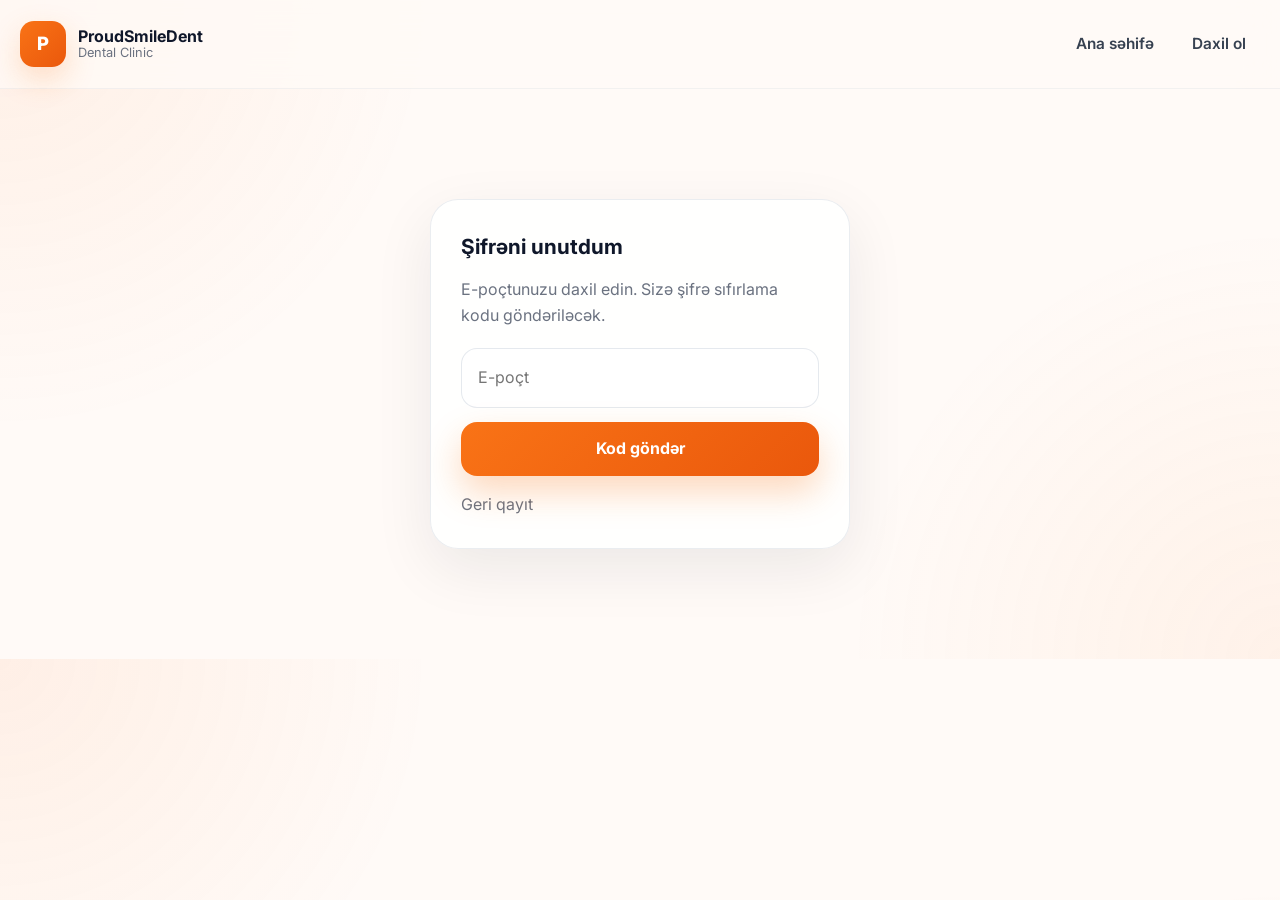
<file: ProudSmileDent/wwwroot/forgot-password.html>
﻿<!DOCTYPE html>
<html lang="az">
<head>
    <meta charset="UTF-8" />
    <meta name="viewport" content="width=device-width, initial-scale=1.0" />
    <title>Şifrəni unutdum | ProudSmileDent</title>
    <link rel="stylesheet" href="style.css" />
</head>
<body>
    <header class="site-header">
        <div class="container navbar">
            <a href="index.html" class="brand">
                <div class="brand-icon">P</div>
                <div class="brand-text">
                    <strong>ProudSmileDent</strong>
                    <span>Dental Clinic</span>
                </div>
            </a>

            <nav class="nav-menu">
                <a href="index.html">Ana səhifə</a>
                <a href="login.html">Daxil ol</a>
            </nav>
        </div>
    </header>

    <main>
        <section class="section">
            <div class="container">
                <div class="form-card" style="max-width:420px; margin:auto;">
                    <h2>Şifrəni unutdum</h2>

                    <p class="form-subtext">
                        E-poçtunuzu daxil edin. Sizə şifrə sıfırlama kodu göndəriləcək.
                    </p>

                    <form id="forgotForm">
                        <input type="email"
                               id="email"
                               placeholder="E-poçt"
                               required />

                        <button type="submit" class="btn btn-primary" id="forgotSubmitBtn">
                            Kod göndər
                        </button>
                    </form>

                    <div style="margin-top:16px;">
                        <a href="login.html" class="form-footer-link">
                            Geri qayıt
                        </a>
                    </div>
                </div>
            </div>
        </section>
    </main>

    <div id="toastBox" class="toast-box"></div>

    <script>
        const forgotForm = document.getElementById("forgotForm");
        const emailInput = document.getElementById("email");
        const forgotSubmitBtn = document.getElementById("forgotSubmitBtn");

        let isSubmitting = false;

        function showToast(message, type = "error") {
            const toastBox = document.getElementById("toastBox");
            if (!toastBox) return;

            toastBox.innerHTML = "";

            const toast = document.createElement("div");
            toast.className = `toast-message ${type}`;
            toast.textContent = message;

            toastBox.appendChild(toast);

            setTimeout(() => toast.classList.add("show"), 10);

            setTimeout(() => {
                toast.classList.remove("show");
                setTimeout(() => toast.remove(), 300);
            }, 3000);
        }

        forgotForm.addEventListener("submit", async function (e) {
            e.preventDefault();

            if (isSubmitting) return;
            isSubmitting = true;

            const email = emailInput.value.trim();

            if (!email) {
                showToast("E-poçtu daxil edin.", "error");
                isSubmitting = false;
                return;
            }

            const originalText = forgotSubmitBtn.textContent;

            try {
                forgotSubmitBtn.disabled = true;
                forgotSubmitBtn.textContent = "Göndərilir...";

                const response = await fetch("/api/auth/forgot-password", {
                    method: "POST",
                    headers: {
                        "Content-Type": "application/json"
                    },
                    body: JSON.stringify({ email })
                });

                const text = await response.text();
                console.log("FORGOT RESPONSE:", response.status, text);

                let data = {};
                try {
                    data = text ? JSON.parse(text) : {};
                } catch {
                    data = { message: text };
                }

                if (response.ok) {
                    showToast(data.message || "Kod göndərildi.", "success");
                    localStorage.setItem("resetEmail", email);

                    setTimeout(() => {
                        window.location.href = "reset-password.html";
                    }, 1500);
                } else {
                    const errorMessage =
                        (data.message || "Xəta baş verdi.") +
                        (data.detail ? " | " + data.detail : "");

                    showToast(errorMessage, "error");
                }
            } catch (error) {
                console.error("FORGOT ERROR:", error);
                showToast("Serverə qoşulmaq mümkün olmadı.", "error");
            } finally {
                forgotSubmitBtn.disabled = false;
                forgotSubmitBtn.textContent = originalText;
                isSubmitting = false;
            }
        });
    </script>
</body>
</html>
</file>
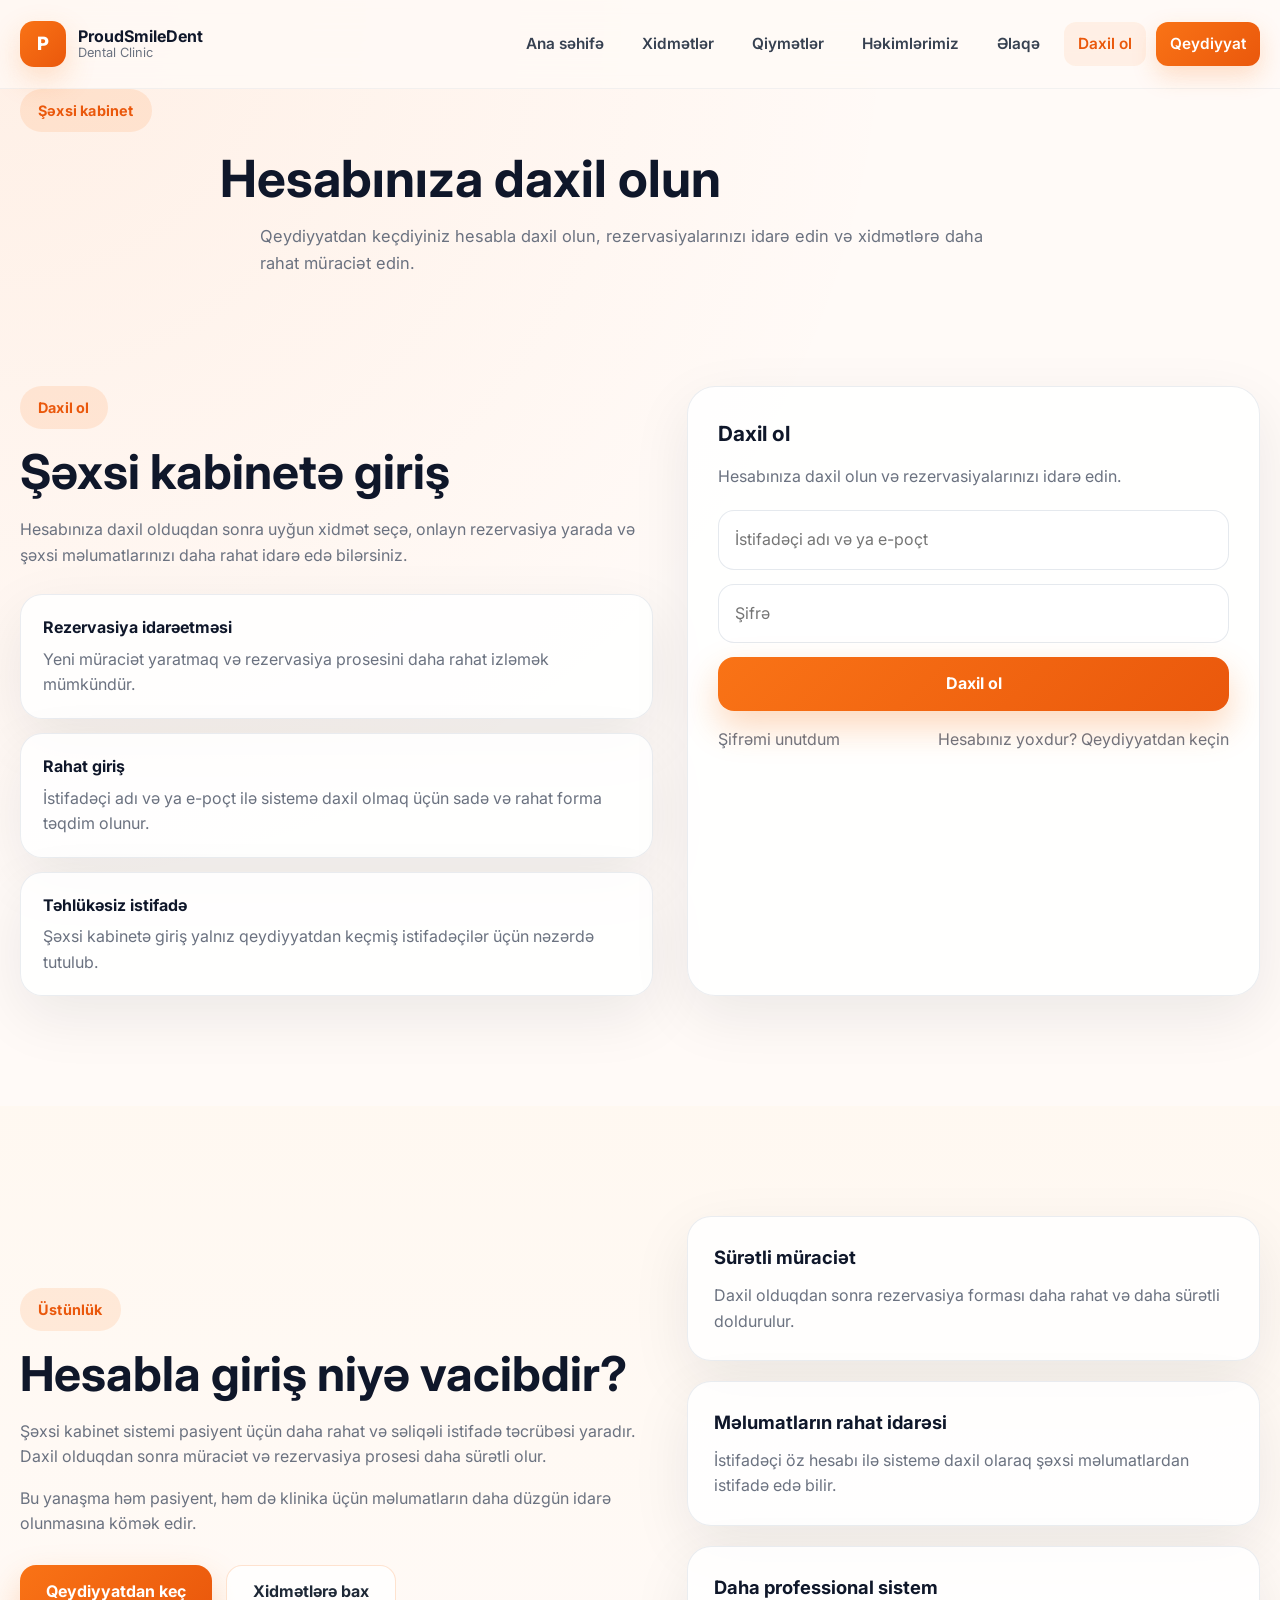
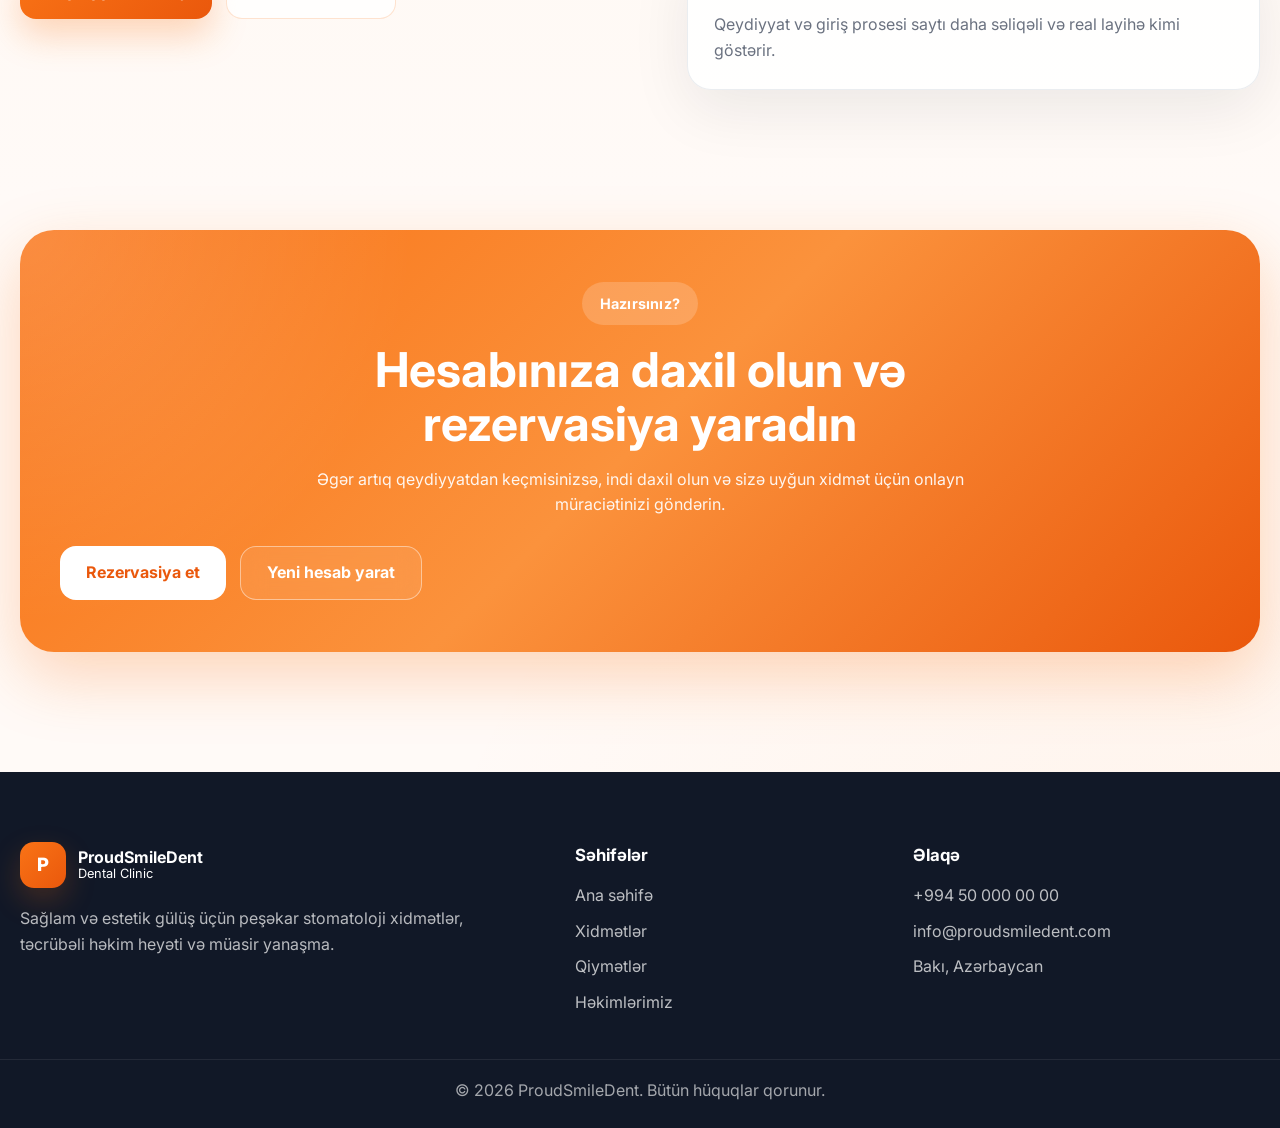
<file: ProudSmileDent/wwwroot/login.html>
﻿<!DOCTYPE html>
<html lang="az">
<head>
    <meta charset="UTF-8" />
    <meta name="viewport" content="width=device-width, initial-scale=1.0" />
    <title>Daxil ol | ProudSmileDent</title>
    <meta name="description" content="ProudSmileDent hesabına daxil olun və rezervasiya sistemindən istifadə edin." />
    <link rel="stylesheet" href="style.css" />
</head>
<body>
    <div class="page-loader" id="pageLoader">
        <div class="loader-ring"></div>
    </div>

    <div class="mobile-overlay" id="mobileOverlay"></div>

    <header class="site-header">
        <div class="container navbar">
            <a href="index.html" class="brand">
                <div class="brand-icon">P</div>
                <div class="brand-text">
                    <strong>ProudSmileDent</strong>
                    <span>Dental Clinic</span>
                </div>
            </a>

            <nav class="nav-menu" id="navMenu">
                <a href="index.html">Ana səhifə</a>
                <a href="services.html">Xidmətlər</a>
                <a href="prices.html">Qiymətlər</a>
                <a href="doctors.html">Həkimlərimiz</a>
                <a href="contact.html">Əlaqə</a>

                <a href="login.html" class="active" id="navLogin">Daxil ol</a>
                <a href="register.html" class="nav-register" id="navRegister">Qeydiyyat</a>

                <a href="my-reservations.html" id="navMyReservations" style="display:none;">Rezervasiyalarım</a>
                <a href="#" id="navLogout" style="display:none;">Çıxış</a>
            </nav>

            <button class="menu-toggle" id="menuToggle" aria-label="Menyunu aç">
                <span></span>
                <span></span>
                <span></span>
            </button>
        </div>
    </header>

    <main>
        <section class="page-hero">
            <div class="container">
                <div class="reveal">
                    <span class="section-chip">Şəxsi kabinet</span>
                    <h1>Hesabınıza daxil olun</h1>
                    <p>
                        Qeydiyyatdan keçdiyiniz hesabla daxil olun, rezervasiyalarınızı idarə edin
                        və xidmətlərə daha rahat müraciət edin.
                    </p>
                </div>
            </div>
        </section>

        <section class="section">
            <div class="container contact-grid">
                <div class="contact-info reveal">
                    <span class="section-chip">Daxil ol</span>
                    <h2>Şəxsi kabinetə giriş</h2>
                    <p>
                        Hesabınıza daxil olduqdan sonra uyğun xidmət seçə, onlayn rezervasiya yarada
                        və şəxsi məlumatlarınızı daha rahat idarə edə bilərsiniz.
                    </p>

                    <div class="contact-list">
                        <div class="contact-item">
                            <h4>Rezervasiya idarəetməsi</h4>
                            <p>Yeni müraciət yaratmaq və rezervasiya prosesini daha rahat izləmək mümkündür.</p>
                        </div>

                        <div class="contact-item">
                            <h4>Rahat giriş</h4>
                            <p>İstifadəçi adı və ya e-poçt ilə sistemə daxil olmaq üçün sadə və rahat forma təqdim olunur.</p>
                        </div>

                        <div class="contact-item">
                            <h4>Təhlükəsiz istifadə</h4>
                            <p>Şəxsi kabinetə giriş yalnız qeydiyyatdan keçmiş istifadəçilər üçün nəzərdə tutulub.</p>
                        </div>
                    </div>
                </div>

                <div class="form-card reveal show">
                    <h2>Daxil ol</h2>
                    <p class="form-subtext">
                        Hesabınıza daxil olun və rezervasiyalarınızı idarə edin.
                    </p>

                    <form id="loginForm">
                        <input type="text"
                               id="usernameOrEmail"
                               placeholder="İstifadəçi adı və ya e-poçt"
                               required />

                        <input type="password"
                               id="password"
                               placeholder="Şifrə"
                               required />

                        <button type="submit" class="btn btn-primary">Daxil ol</button>
                    </form>

                    <div style="margin-top:16px; display:flex; justify-content:space-between; gap:12px; flex-wrap:wrap;">
                        <a href="forgot-password.html" class="form-footer-link" style="margin:0;">
                            Şifrəmi unutdum
                        </a>

                        <a href="register.html" class="form-footer-link" style="margin:0;">
                            Hesabınız yoxdur? Qeydiyyatdan keçin
                        </a>
                    </div>
                </div>
            </div>
        </section>

        <section class="section about-preview">
            <div class="container about-preview-grid">
                <div class="about-preview-content reveal">
                    <span class="section-chip">Üstünlük</span>
                    <h2>Hesabla giriş niyə vacibdir?</h2>
                    <p>
                        Şəxsi kabinet sistemi pasiyent üçün daha rahat və səliqəli istifadə təcrübəsi yaradır.
                        Daxil olduqdan sonra müraciət və rezervasiya prosesi daha sürətli olur.
                    </p>
                    <p>
                        Bu yanaşma həm pasiyent, həm də klinika üçün məlumatların daha düzgün idarə olunmasına kömək edir.
                    </p>
                    <div class="about-preview-actions">
                        <a href="register.html" class="btn btn-primary">Qeydiyyatdan keç</a>
                        <a href="services.html" class="btn btn-secondary">Xidmətlərə bax</a>
                    </div>
                </div>

                <div class="about-preview-boxes reveal delay-1">
                    <div class="mini-info-box">
                        <h3>Sürətli müraciət</h3>
                        <p>Daxil olduqdan sonra rezervasiya forması daha rahat və daha sürətli doldurulur.</p>
                    </div>

                    <div class="mini-info-box">
                        <h3>Məlumatların rahat idarəsi</h3>
                        <p>İstifadəçi öz hesabı ilə sistemə daxil olaraq şəxsi məlumatlardan istifadə edə bilir.</p>
                    </div>

                    <div class="mini-info-box">
                        <h3>Daha professional sistem</h3>
                        <p>Qeydiyyat və giriş prosesi saytı daha səliqəli və real layihə kimi göstərir.</p>
                    </div>
                </div>
            </div>
        </section>

        <section class="section cta-section">
            <div class="container">
                <div class="cta-box reveal">
                    <span class="section-chip chip-light">Hazırsınız?</span>
                    <h2>Hesabınıza daxil olun və rezervasiya yaradın</h2>
                    <p>
                        Əgər artıq qeydiyyatdan keçmisinizsə, indi daxil olun və sizə uyğun xidmət üçün
                        onlayn müraciətinizi göndərin.
                    </p>
                    <div class="cta-actions">
                        <a href="reservation.html" class="btn btn-light">Rezervasiya et</a>
                        <a href="register.html" class="btn btn-outline-light">Yeni hesab yarat</a>
                    </div>
                </div>
            </div>
        </section>
    </main>

    <footer class="site-footer">
        <div class="container footer-grid">
            <div class="footer-brand">
                <div class="brand footer-brand-box">
                    <div class="brand-icon">P</div>
                    <div class="brand-text">
                        <strong>ProudSmileDent</strong>
                        <span>Dental Clinic</span>
                    </div>
                </div>
                <p>
                    Sağlam və estetik gülüş üçün peşəkar stomatoloji xidmətlər, təcrübəli həkim heyəti və müasir yanaşma.
                </p>
            </div>

            <div class="footer-column">
                <h4>Səhifələr</h4>
                <a href="index.html">Ana səhifə</a>
                <a href="services.html">Xidmətlər</a>
                <a href="prices.html">Qiymətlər</a>
                <a href="doctors.html">Həkimlərimiz</a>
            </div>

            <div class="footer-column">
                <h4>Əlaqə</h4>
                <p>+994 50 000 00 00</p>
                <p>info@proudsmiledent.com</p>
                <p>Bakı, Azərbaycan</p>
            </div>
        </div>

        <div class="footer-bottom">
            <p>© 2026 ProudSmileDent. Bütün hüquqlar qorunur.</p>
        </div>
    </footer>

    <script>
        const menuToggle = document.getElementById("menuToggle");
        const navMenu = document.getElementById("navMenu");
        const mobileOverlay = document.getElementById("mobileOverlay");
        const pageLoader = document.getElementById("pageLoader");

        const navLogin = document.getElementById("navLogin");
        const navRegister = document.getElementById("navRegister");
        const navMyReservations = document.getElementById("navMyReservations");
        const navLogout = document.getElementById("navLogout");

        function showToast(message, type = "error") {
            const toastBox = document.getElementById("toastBox");

            const toast = document.createElement("div");
            toast.className = `toast-message ${type}`;
            toast.textContent = message;

            toastBox.appendChild(toast);

            setTimeout(() => {
                toast.classList.add("show");
            }, 10);

            setTimeout(() => {
                toast.classList.remove("show");
                setTimeout(() => {
                    toast.remove();
                }, 300);
            }, 2500);
        }

        if (menuToggle) {
            menuToggle.addEventListener("click", () => {
                navMenu.classList.toggle("active");
                menuToggle.classList.toggle("active");
                mobileOverlay.classList.toggle("active");
            });
        }

        if (mobileOverlay) {
            mobileOverlay.addEventListener("click", () => {
                navMenu.classList.remove("active");
                menuToggle.classList.remove("active");
                mobileOverlay.classList.remove("active");
            });
        }

        window.addEventListener("load", () => {
            if (pageLoader) {
                pageLoader.classList.add("hide");
            }
        });

        const revealElements = document.querySelectorAll(".reveal");

        function revealOnScroll() {
            const triggerBottom = window.innerHeight * 0.88;

            revealElements.forEach((el) => {
                const rectTop = el.getBoundingClientRect().top;
                if (rectTop < triggerBottom) {
                    el.classList.add("show");
                }
            });
        }

        window.addEventListener("scroll", revealOnScroll);
        window.addEventListener("load", revealOnScroll);

        const user = JSON.parse(localStorage.getItem("user") || "null");

        if (user) {
            navLogin.style.display = "none";
            navRegister.style.display = "none";
            navMyReservations.style.display = "inline-flex";
            navLogout.style.display = "inline-flex";
        } else {
            navLogin.style.display = "inline-flex";
            navRegister.style.display = "inline-flex";
            navMyReservations.style.display = "none";
            navLogout.style.display = "none";
        }

        navLogout.addEventListener("click", function (e) {
            e.preventDefault();
            localStorage.removeItem("user");
            window.location.href = "login.html";
        });

        const loginForm = document.getElementById("loginForm");

        if (loginForm) {
            loginForm.addEventListener("submit", async function (e) {
                e.preventDefault();

                const usernameOrEmail = document.getElementById("usernameOrEmail").value.trim();
                const password = document.getElementById("password").value.trim();

                if (!usernameOrEmail || !password) {
                    showToast("İstifadəçi adı və şifrəni daxil edin.", "error");
                    return;
                }

                const submitButton = loginForm.querySelector('button[type="submit"]');
                const originalText = submitButton.textContent;

                try {
                    submitButton.disabled = true;
                    submitButton.textContent = "Göndərilir...";

                    const response = await fetch("/api/auth/login", {
                        method: "POST",
                        headers: {
                            "Content-Type": "application/json"
                        },
                        body: JSON.stringify({
                            usernameOrEmail,
                            password
                        })
                    });

                    const text = await response.text();
                    console.log("LOGIN RESPONSE:", response.status, text);

                    let data = {};
                    try {
                        data = text ? JSON.parse(text) : {};
                    } catch {
                        data = { message: text };
                    }

                    if (response.ok) {
                        if (data.user) {
                            localStorage.setItem("user", JSON.stringify(data.user));
                        }

                        showToast(data.message || "Giriş uğurludur.", "success");

                        setTimeout(() => {
                            window.location.href = "reservation.html";
                        }, 700);
                    } else {
                        showToast(data.message || "Daxil olma zamanı xəta baş verdi.", "error");
                    }
                } catch (error) {
                    console.error("Login fetch error:", error);
                    showToast("Serverə qoşulmaq mümkün olmadı.", "error");
                } finally {
                    submitButton.disabled = false;
                    submitButton.textContent = originalText;
                }
            });
        }
    </script>
    <div id="toastBox" class="toast-box"></div>
</body>
</html>
</file>
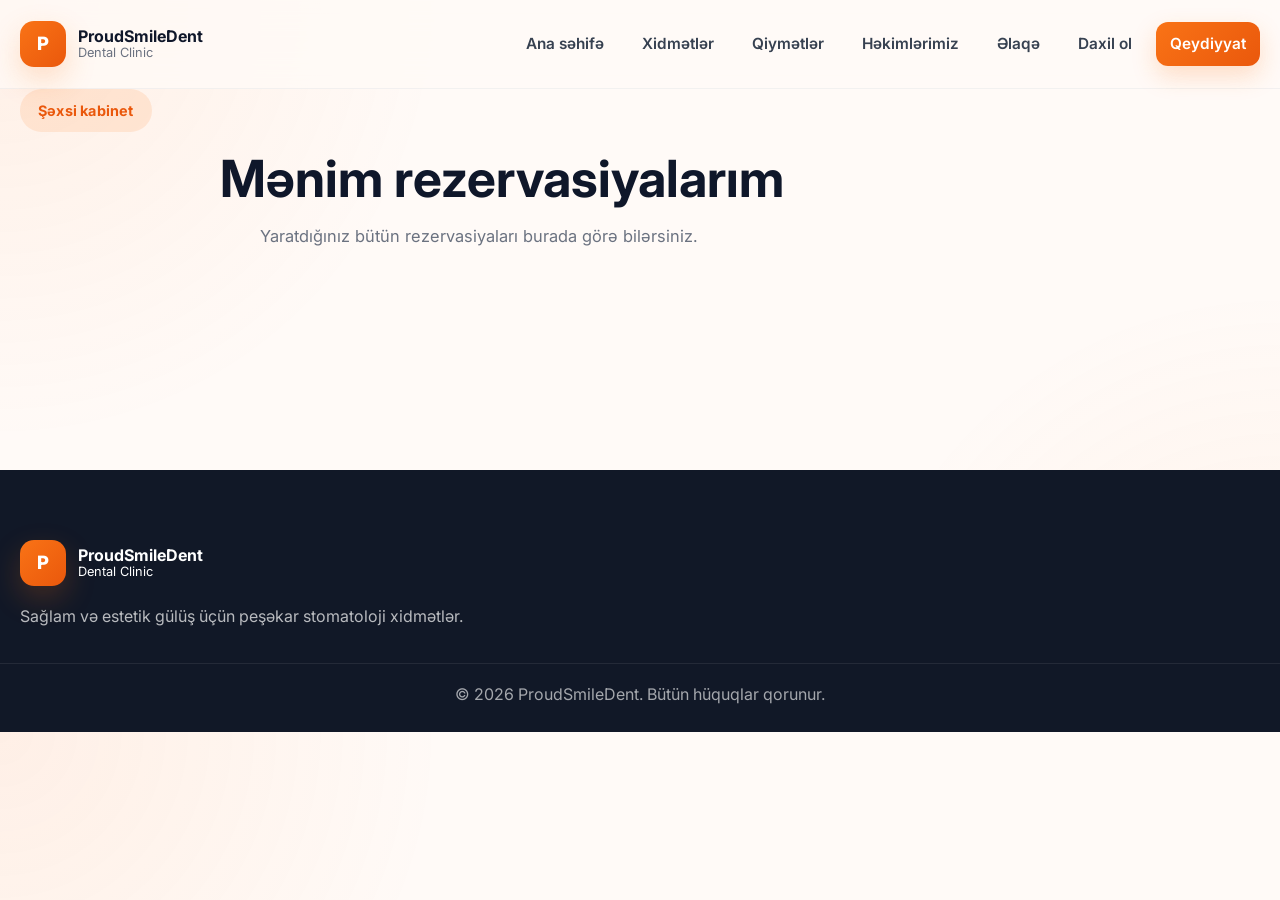
<file: ProudSmileDent/wwwroot/my-reservations.html>
﻿<!DOCTYPE html>
<html lang="az">
<head>
    <meta charset="UTF-8" />
    <meta name="viewport" content="width=device-width, initial-scale=1.0" />
    <title>Mənim rezervasiyalarım | ProudSmileDent</title>
    <link rel="stylesheet" href="style.css" />

    <style>
        .reservation-edit-modal {
            max-width: 760px;
            padding: 0 !important;
            border-radius: 30px;
            overflow: hidden;
            background: #fff;
        }

        .reservation-edit-header {
            background: linear-gradient(135deg, #ff7a1a, #f97316, #ea580c);
            color: #fff;
            padding: 28px;
        }

        .reservation-edit-chip {
            display: inline-flex;
            align-items: center;
            gap: 8px;
            padding: 7px 13px;
            border-radius: 999px;
            background: rgba(255, 255, 255, .18);
            font-size: 13px;
            font-weight: 800;
            margin-bottom: 14px;
        }

        .reservation-edit-header h3 {
            margin: 0;
            color: #fff;
            font-size: 28px;
            line-height: 1.2;
        }

        .reservation-edit-header p {
            margin: 10px 0 0;
            color: rgba(255,255,255,.92);
            line-height: 1.6;
        }

        .reservation-edit-body {
            padding: 26px 28px 28px;
        }

        .edit-warning {
            display: flex;
            gap: 13px;
            align-items: flex-start;
            background: #fff7ed;
            border: 1px solid #fed7aa;
            border-radius: 20px;
            padding: 15px 16px;
            margin-bottom: 22px;
        }

        .edit-warning-icon {
            width: 36px;
            height: 36px;
            border-radius: 14px;
            background: #f97316;
            color: #fff;
            display: grid;
            place-items: center;
            font-weight: 900;
            flex: 0 0 auto;
        }

        .edit-warning strong {
            display: block;
            color: #9a3412;
            margin-bottom: 4px;
        }

        .edit-warning p {
            margin: 0;
            color: #9a3412;
            font-size: 14px;
            line-height: 1.5;
        }

        .edit-grid {
            display: grid;
            grid-template-columns: repeat(2, minmax(0, 1fr));
            gap: 16px;
        }

        .edit-field {
            display: flex;
            flex-direction: column;
            gap: 8px;
        }

            .edit-field.full {
                grid-column: 1 / -1;
            }

            .edit-field label {
                font-weight: 800;
                color: #111827;
                font-size: 14px;
            }

            .edit-field small {
                color: #6b7280;
                font-size: 12px;
                line-height: 1.4;
            }

            .edit-field input,
            .edit-field select,
            .edit-field textarea {
                width: 100%;
                border: 1px solid #e5e7eb;
                border-radius: 16px;
                padding: 14px 15px;
                outline: none;
                font-size: 15px;
                background: #fff;
                transition: .25s ease;
            }

                .edit-field input:focus,
                .edit-field select:focus,
                .edit-field textarea:focus {
                    border-color: #f97316;
                    box-shadow: 0 0 0 4px rgba(249, 115, 22, .14);
                }

        .edit-date-box {
            grid-column: 1 / -1;
            background: linear-gradient(180deg, #fff7ed, #fff);
            border: 1px solid #fed7aa;
            border-radius: 22px;
            padding: 17px;
        }

        .edit-date-grid {
            display: grid;
            grid-template-columns: 1.2fr .8fr;
            gap: 14px;
            margin-top: 8px;
        }

        .edit-help-row {
            display: grid;
            grid-template-columns: repeat(3, minmax(0, 1fr));
            gap: 10px;
            margin-top: 13px;
        }

        .edit-help {
            background: #fff;
            border: 1px solid #ffedd5;
            color: #9a3412;
            border-radius: 14px;
            padding: 10px;
            text-align: center;
            font-size: 12px;
            font-weight: 800;
        }

        .edit-actions {
            display: flex;
            justify-content: flex-end;
            gap: 12px;
            margin-top: 24px;
            padding-top: 20px;
            border-top: 1px solid #f3f4f6;
        }

        @media (max-width: 740px) {
            .edit-grid,
            .edit-date-grid,
            .edit-help-row {
                grid-template-columns: 1fr;
            }

            .reservation-edit-header {
                padding: 22px;
            }

            .reservation-edit-body {
                padding: 22px;
            }

            .edit-actions {
                flex-direction: column-reverse;
            }

                .edit-actions .btn {
                    width: 100%;
                }
        }
    </style>
</head>
<body>
    <header class="site-header">
        <div class="container navbar">
            <a href="index.html" class="brand">
                <div class="brand-icon">P</div>
                <div class="brand-text">
                    <strong>ProudSmileDent</strong>
                    <span>Dental Clinic</span>
                </div>
            </a>

            <nav class="nav-menu" id="navMenu">
                <a href="index.html">Ana səhifə</a>
                <a href="services.html">Xidmətlər</a>
                <a href="prices.html">Qiymətlər</a>
                <a href="doctors.html">Həkimlərimiz</a>
                <a href="contact.html">Əlaqə</a>

                <a href="login.html" id="navLogin">Daxil ol</a>
                <a href="register.html" class="nav-register" id="navRegister">Qeydiyyat</a>

                <a href="my-reservations.html" class="active" id="navMyReservations" style="display:none;">Rezervasiyalarım</a>
                <a href="#" id="navLogout" style="display:none;">Çıxış</a>
            </nav>

            <button class="menu-toggle" id="menuToggle" aria-label="Menyunu aç">
                <span></span>
                <span></span>
                <span></span>
            </button>
        </div>
    </header>

    <main>
        <section class="page-hero">
            <div class="container">
                <div class="reveal show">
                    <span class="section-chip">Şəxsi kabinet</span>
                    <h1>Mənim rezervasiyalarım</h1>
                    <p>Yaratdığınız bütün rezervasiyaları burada görə bilərsiniz.</p>
                </div>
            </div>
        </section>

        <section class="section">
            <div class="container">
                <div id="authRequiredBox" class="form-card" style="display:none;">
                    <h2>Əvvəlcə daxil olun</h2>
                    <p class="form-subtext">Rezervasiyalarınızı görmək üçün hesabınıza daxil olmalısınız.</p>
                    <div style="display:flex; gap:12px; flex-wrap:wrap;">
                        <a href="login.html" class="btn btn-primary">Daxil ol</a>
                        <a href="register.html" class="btn btn-secondary">Qeydiyyatdan keç</a>
                    </div>
                </div>

                <div id="emptyState" class="form-card" style="display:none;">
                    <h2>Hələ rezervasiya yoxdur</h2>
                    <p class="form-subtext">
                        Siz hələ heç bir rezervasiya yaratmamısınız. Xidmət seçib yeni rezervasiya yarada bilərsiniz.
                    </p>

                    <div class="contact-list" style="margin-top:18px;">
                        <div class="contact-item">
                            <h4>Onlayn müraciət</h4>
                            <p>Xidmət, tarix və əlavə qeydi daxil edərək yeni rezervasiya yarada bilərsiniz.</p>
                        </div>

                        <div class="contact-item">
                            <h4>Rahat idarəetmə</h4>
                            <p>Yaratdığınız rezervasiyalar daha sonra bu bölmədə görünəcək və statuslarını izləyə biləcəksiniz.</p>
                        </div>
                    </div>

                    <div style="margin-top:18px; display:flex; gap:12px; flex-wrap:wrap;">
                        <a href="reservation.html" class="btn btn-primary">Rezervasiya et</a>
                        <a href="services.html" class="btn btn-secondary">Xidmətlərə bax</a>
                    </div>
                </div>

                <div id="errorBox" class="form-card" style="display:none;">
                    <h2>Xəta baş verdi</h2>
                    <p class="form-subtext" id="errorText">Rezervasiyaları yükləmək mümkün olmadı.</p>
                </div>

                <div id="reservationsList" class="page-grid-2"></div>
            </div>
        </section>
    </main>

    <footer class="site-footer">
        <div class="container footer-grid">
            <div class="footer-brand">
                <div class="brand footer-brand-box">
                    <div class="brand-icon">P</div>
                    <div class="brand-text">
                        <strong>ProudSmileDent</strong>
                        <span>Dental Clinic</span>
                    </div>
                </div>
                <p>Sağlam və estetik gülüş üçün peşəkar stomatoloji xidmətlər.</p>
            </div>
        </div>

        <div class="footer-bottom">
            <p>© 2026 ProudSmileDent. Bütün hüquqlar qorunur.</p>
        </div>
    </footer>

    <div id="toastBox" class="toast-box"></div>

    <div id="editModal" class="confirm-modal">
<<<<<<< HEAD
        <div class="confirm-modal-content" style="max-width:620px;">
            <h3>Rezervasiyanı düzəlt</h3>
            <p style="margin-bottom:16px; color:#6b7280;">
                Xidməti, tarixi, telefonu və qeydi yalnız 1 dəfə yeniləyə bilərsiniz.
            </p>

            <form id="editReservationForm" style="margin-top:16px;">
                <input type="hidden" id="editAppointmentId" />

                <div style="display:grid; gap:14px;">
                    <input type="text" id="editPhone" placeholder="Telefon" required />

                    <select id="editService" required>
                        <option value="">Xidmət seçin</option>
                        <option>Diş çəkimi</option>
                        <option>Kanal</option>
                        <option>Ştif</option>
                        <option>Plomb</option>
                        <option>Güdül</option>
                        <option>Diş ətinin müalicəsi</option>
                        <option>Keramika</option>
                        <option>Zirkon</option>
                        <option>Protez</option>
                        <option>Titan</option>
                        <option>Qızıl</option>
                        <option>Breket</option>
                        <option>İmplant</option>
                        <option>İmplantüstü</option>
                        <option>Vinir</option>
                        <option>Kimyəvi ağartma</option>
                        <option>AIRFLOW</option>
                        <option>Polirovka (pasta)</option>
                        <option>Diş daşları</option>
                        <option>Diş lakı</option>
                        <option>Zoom-la ağartma</option>
                    </select>

                    <input type="datetime-local" id="editDate" required />
                    <textarea id="editMessage" rows="5" placeholder="Əlavə qeyd"></textarea>
                </div>

                <div class="confirm-modal-actions" style="margin-top:18px;">
                    <button type="button" class="btn btn-secondary" id="cancelEditBtn">Ləğv et</button>
                    <button type="submit" class="btn btn-primary" id="saveEditBtn">Yadda saxla</button>
                </div>
            </form>
=======
        <div class="confirm-modal-content reservation-edit-modal">
            <div class="reservation-edit-header">
                <div class="reservation-edit-chip">Düzəliş icazəsi: 1 dəfə</div>
                <h3>Rezervasiyanı yenilə</h3>
                <p>
                    Telefon nömrəsini, xidməti, qəbul tarixini və əlavə qeydi dəyişə bilərsiniz.
                    Düzəliş saxlanıldıqdan sonra bu rezervasiyada ikinci dəyişiklik mümkün olmayacaq.
                </p>
            </div>

            <div class="reservation-edit-body">
                <div class="edit-warning">
                    <div class="edit-warning-icon">!</div>
                    <div>
                        <strong>Vacib xəbərdarlıq</strong>
                        <p>Yadda saxla düyməsinə basdıqdan sonra rezervasiya artıq ikinci dəfə redaktə edilə bilməyəcək.</p>
                    </div>
                </div>

                <form id="editReservationForm">
                    <input type="hidden" id="editAppointmentId" />

                    <div class="edit-grid">
                        <div class="edit-field">
                            <label for="editPhone">Telefon nömrəsi</label>
                            <input type="tel" id="editPhone" placeholder="+994 XX XXX XX XX" autocomplete="tel" inputmode="tel" required />
                            <small>Klinikanın sizinlə əlaqə saxlaması üçün aktiv nömrə yazın.</small>
                        </div>

                        <div class="edit-field">
                            <label for="editService">Xidmət</label>
                            <select id="editService" required>
                                <option value="">Xidmət seçin</option>
                                <option>Diş çəkimi</option>
                                <option>Kanal</option>
                                <option>Ştif</option>
                                <option>Plomb</option>
                                <option>Güdül</option>
                                <option>Diş ətinin müalicəsi</option>
                                <option>Keramika</option>
                                <option>Zirkon</option>
                                <option>Protez</option>
                                <option>Titan</option>
                                <option>Qızıl</option>
                                <option>Breket</option>
                                <option>İmplant</option>
                                <option>İmplantüstü</option>
                                <option>Vinir</option>
                                <option>Kimyəvi ağartma</option>
                                <option>AIRFLOW</option>
                                <option>Polirovka (pasta)</option>
                                <option>Diş daşları</option>
                                <option>Diş lakı</option>
                                <option>Zoom-la ağartma</option>
                            </select>
                            <small>Dəyişmək istədiyiniz xidməti seçin.</small>
                        </div>

                        <div class="edit-date-box">
                            <div class="edit-field full">
                                <label>Yeni qəbul tarixi və saatı</label>
                                <div class="edit-date-grid">
                                    <div>
                                        <input type="date" id="editDateOnly" required />
                                    </div>
                                    <div>
                                        <select id="editTimeOnly" required>
                                            <option value="">Saat seçin</option>
                                        </select>
                                    </div>
                                </div>

                                <div class="edit-help-row">
                                    <div class="edit-help">24 saat formatı</div>
                                    <div class="edit-help">09:00 - 20:00</div>
                                    <div class="edit-help">Bazar günü olmaz</div>
                                </div>
                            </div>
                        </div>

                        <div class="edit-field full">
                            <label for="editMessage">Əlavə qeyd</label>
                            <textarea id="editMessage" rows="5" placeholder="Məsələn: ağrı var, təcili baxış lazımdır və s."></textarea>
                            <small>Bu xana istəyə bağlıdır.</small>
                        </div>
                    </div>

                    <div class="edit-actions">
                        <button type="button" class="btn btn-secondary" id="cancelEditBtn">Ləğv et</button>
                        <button type="submit" class="btn btn-primary" id="saveEditBtn">Yadda saxla</button>
                    </div>
                </form>
            </div>
>>>>>>> 2386656b82fc8776b7038d584c6b493cf03b5b3d
        </div>
    </div>

    <div id="deleteModal" class="confirm-modal">
        <div class="confirm-modal-content" style="max-width:460px;">
            <h3>Rezervasiyanı sil</h3>
            <p style="margin-bottom:16px; color:#6b7280;">
                Bu rezervasiyanı silmək istədiyinizə əminsiniz?
            </p>

            <div class="confirm-modal-actions">
                <button type="button" class="btn btn-secondary" id="cancelDeleteBtn">Ləğv et</button>
                <button type="button" class="btn btn-primary" id="confirmDeleteBtn" style="background:#dc2626;">Sil</button>
            </div>
        </div>
    </div>

    <script>
        const menuToggle = document.getElementById("menuToggle");
        const navMenu = document.getElementById("navMenu");

        const navLogin = document.getElementById("navLogin");
        const navRegister = document.getElementById("navRegister");
        const navMyReservations = document.getElementById("navMyReservations");
        const navLogout = document.getElementById("navLogout");

        const authRequiredBox = document.getElementById("authRequiredBox");
        const emptyState = document.getElementById("emptyState");
        const errorBox = document.getElementById("errorBox");
        const errorText = document.getElementById("errorText");
        const reservationsList = document.getElementById("reservationsList");

        const editModal = document.getElementById("editModal");
        const editReservationForm = document.getElementById("editReservationForm");
        const editAppointmentId = document.getElementById("editAppointmentId");
        const editPhone = document.getElementById("editPhone");
        const editService = document.getElementById("editService");
<<<<<<< HEAD
        const editDate = document.getElementById("editDate");
=======
        const editDateOnly = document.getElementById("editDateOnly");
        const editTimeOnly = document.getElementById("editTimeOnly");
>>>>>>> 2386656b82fc8776b7038d584c6b493cf03b5b3d
        const editMessage = document.getElementById("editMessage");
        const cancelEditBtn = document.getElementById("cancelEditBtn");
        const saveEditBtn = document.getElementById("saveEditBtn");

        const deleteModal = document.getElementById("deleteModal");
        const cancelDeleteBtn = document.getElementById("cancelDeleteBtn");
        const confirmDeleteBtn = document.getElementById("confirmDeleteBtn");

        let currentUser = null;
        let pendingDeleteId = null;

        function showToast(message, type = "error") {
            const toastBox = document.getElementById("toastBox");
            if (!toastBox) return;

            toastBox.innerHTML = "";

            const toast = document.createElement("div");
            toast.className = `toast-message ${type}`;
            toast.textContent = message;

            toastBox.appendChild(toast);

            setTimeout(() => toast.classList.add("show"), 10);

            setTimeout(() => {
                toast.classList.remove("show");
                setTimeout(() => toast.remove(), 300);
            }, 2500);
        }

        function buildTimeOptions(selectElement) {
            selectElement.innerHTML = `<option value="">Saat seçin</option>`;

            for (let hour = 9; hour <= 20; hour++) {
                for (let minute of [0, 30]) {
                    if (hour === 20 && minute > 0) continue;

                    const h = String(hour).padStart(2, "0");
                    const m = String(minute).padStart(2, "0");
                    const value = `${h}:${m}`;

                    const option = document.createElement("option");
                    option.value = value;
                    option.textContent = value;
                    selectElement.appendChild(option);
                }
            }
        }

        function getCombinedEditDateTime() {
            if (!editDateOnly.value || !editTimeOnly.value) return "";
            return `${editDateOnly.value}T${editTimeOnly.value}`;
        }

        function setMinEditDate() {
            const minDate = new Date();
            minDate.setHours(minDate.getHours() + 1);

            const pad = (n) => String(n).padStart(2, "0");
            const year = minDate.getFullYear();
            const month = pad(minDate.getMonth() + 1);
            const day = pad(minDate.getDate());

            editDateOnly.min = `${year}-${month}-${day}`;
        }

        function splitDateTime(dateValue) {
            const date = new Date(dateValue);
            if (isNaN(date.getTime())) {
                return { datePart: "", timePart: "" };
            }

            const pad = (n) => String(n).padStart(2, "0");
            const year = date.getFullYear();
            const month = pad(date.getMonth() + 1);
            const day = pad(date.getDate());
            const hours = pad(date.getHours());
            const minutes = pad(date.getMinutes());

            return {
                datePart: `${year}-${month}-${day}`,
                timePart: `${hours}:${minutes}`
            };
        }

        function validateEditDate(dateTimeValue) {
            if (!dateTimeValue) {
                return "Tarix və saat seçin.";
            }

            const selectedDate = new Date(dateTimeValue);

            if (isNaN(selectedDate.getTime())) {
                return "Tarix düzgün deyil.";
            }

            const oneHourLater = new Date();
            oneHourLater.setHours(oneHourLater.getHours() + 1);

            if (selectedDate < oneHourLater) {
                return "Rezervasiya ən azı 1 saat əvvəl yaradılmalıdır.";
            }

            if (selectedDate.getDay() === 0) {
                return "Bazar günü rezervasiya mümkün deyil.";
            }

            const totalMinutes = selectedDate.getHours() * 60 + selectedDate.getMinutes();
            const minMinutes = 9 * 60;
            const maxMinutes = 20 * 60;

            if (totalMinutes < minMinutes || totalMinutes > maxMinutes) {
                return "Rezervasiya saatı yalnız 09:00 - 20:00 aralığında ola bilər.";
            }

            return null;
        }

        function checkEditDateChange() {
            const combined = getCombinedEditDateTime();
            if (!combined) return;

            const error = validateEditDate(combined);
            if (error) {
                showToast(error, "error");
                editDateOnly.value = "";
                editTimeOnly.value = "";
            }
        }

        editDateOnly.addEventListener("change", checkEditDateChange);
        editTimeOnly.addEventListener("change", checkEditDateChange);

        if (menuToggle) {
            menuToggle.addEventListener("click", () => {
                navMenu.classList.toggle("active");
                menuToggle.classList.toggle("active");
            });
        }

        try {
            const rawUser = localStorage.getItem("user");
            currentUser = rawUser ? JSON.parse(rawUser) : null;
        } catch (e) {
            console.error("USER PARSE ERROR:", e);
            currentUser = null;
        }

        function setupNavbar() {
            if (currentUser && currentUser.username !== "admin") {
                navLogin.style.display = "none";
                navRegister.style.display = "none";
                navMyReservations.style.display = "inline-flex";
                navLogout.style.display = "inline-flex";
            } else if (currentUser && currentUser.username === "admin") {
                navLogin.style.display = "none";
                navRegister.style.display = "none";
                navMyReservations.style.display = "none";
                navLogout.style.display = "inline-flex";
            } else {
                navLogin.style.display = "inline-flex";
                navRegister.style.display = "inline-flex";
                navMyReservations.style.display = "none";
                navLogout.style.display = "none";
            }
        }

        function getStatusColor(status) {
            const s = (status || "").toLowerCase();
            if (s === "approved") return "#16a34a";
            if (s === "rejected") return "#dc2626";
            if (s === "deactivated") return "#6b7280";
            return "#f97316";
        }

        function getStatusText(status) {
            if (status === "Approved") return "Təsdiqlənib";
            if (status === "Rejected") return "Rədd edilib";
            if (status === "Deactivated") return "Deaktiv";
            return "Gözləmədə";
        }

        function formatDateTime(dateValue) {
            if (!dateValue) return "-";
            return new Date(dateValue).toLocaleString("az-AZ");
        }

<<<<<<< HEAD
        function toDateTimeLocalString(dateValue) {
            if (!dateValue) return "";

            const date = new Date(dateValue);
            const pad = (n) => String(n).padStart(2, "0");

            const year = date.getFullYear();
            const month = pad(date.getMonth() + 1);
            const day = pad(date.getDate());
            const hours = pad(date.getHours());
            const minutes = pad(date.getMinutes());

            return `${year}-${month}-${day}T${hours}:${minutes}`;
        }

=======
>>>>>>> 2386656b82fc8776b7038d584c6b493cf03b5b3d
        function openEditModalFromButton(button) {
            editAppointmentId.value = button.getAttribute("data-id") || "";
            editPhone.value = button.getAttribute("data-phone") || "";
            editMessage.value = button.getAttribute("data-message") || "";

            const service = button.getAttribute("data-service") || "";
            const date = button.getAttribute("data-date") || "";
<<<<<<< HEAD
=======
            const parts = splitDateTime(date);
>>>>>>> 2386656b82fc8776b7038d584c6b493cf03b5b3d

            editService.value = "";
            Array.from(editService.options).forEach(option => {
                if (option.value.trim() === service.trim()) {
                    editService.value = option.value;
                }
            });

<<<<<<< HEAD
            editDate.value = toDateTimeLocalString(date);
=======
            setMinEditDate();
            editDateOnly.value = parts.datePart;
            editTimeOnly.value = parts.timePart;

>>>>>>> 2386656b82fc8776b7038d584c6b493cf03b5b3d
            editModal.classList.add("show");
        }

        function openDeleteModal(id) {
            pendingDeleteId = id;
            deleteModal.classList.add("show");
        }

        async function loadReservations() {
            reservationsList.innerHTML = "";
            authRequiredBox.style.display = "none";
            emptyState.style.display = "none";
            errorBox.style.display = "none";

            if (!currentUser) {
                authRequiredBox.style.display = "block";
                return;
            }

            if (!currentUser.id) {
                errorBox.style.display = "block";
                errorText.textContent = "İstifadəçi məlumatı tapılmadı. Yenidən daxil olun.";
                return;
            }

            if (currentUser.username === "admin") {
                errorBox.style.display = "block";
                errorText.textContent = "Admin hesabı üçün bu bölmə istifadə olunmur.";
                return;
            }

            try {
                const response = await fetch("/api/appointments/user/" + currentUser.id);
                const text = await response.text();

                let data = [];
                try {
                    data = text ? JSON.parse(text) : [];
                } catch {
                    data = [];
                }

                if (!response.ok) {
                    errorBox.style.display = "block";
                    errorText.textContent = (data && data.message) ? data.message : "Rezervasiyaları yükləmək mümkün olmadı.";
                    return;
                }

                if (!Array.isArray(data)) {
                    errorBox.style.display = "block";
                    errorText.textContent = "Server düzgün cavab qaytarmadı.";
                    return;
                }

                if (data.length === 0) {
                    emptyState.style.display = "block";
                    return;
                }

                data.forEach((item) => {
                    const card = document.createElement("div");
                    card.className = "form-card";

<<<<<<< HEAD
                    const reservationCreatedAt = item.createdAt
                        ? formatDateTime(item.createdAt)
                        : "-";
=======
                    const reservationCreatedAt = item.createdAt ? formatDateTime(item.createdAt) : "-";

                    const now = new Date();
                    const appointmentDate = new Date(item.date);

                    const isExpired = appointmentDate <= now;
                    const isApproved = item.status === "Approved";
                    const isRejected = item.status === "Rejected";
                    const isPending = item.status === "Pending";
                    const hasUserEdited = item.hasUserEdited === true;

                    const canEdit = isPending && !isExpired && !hasUserEdited;
                    const canDelete = (isPending || isRejected) && !isExpired;
>>>>>>> 2386656b82fc8776b7038d584c6b493cf03b5b3d

                    const now = new Date();
                    const appointmentDate = new Date(item.date);

                    const isExpired = appointmentDate <= now;
                    const isApproved = item.status === "Approved";
                    const isRejected = item.status === "Rejected";
                    const isPending = item.status === "Pending";
                    const hasUserEdited = item.hasUserEdited === true;

                    const canEdit = isPending && !isExpired && !hasUserEdited;
                    const canDelete = (isPending || isRejected) && !isExpired;

                    card.innerHTML = `
                            <h2 style="margin-bottom:12px;">${item.service || "-"}</h2>
                            <p class="form-subtext"><strong>Ad:</strong> ${item.fullName || "-"}</p>
                            <p class="form-subtext"><strong>Telefon:</strong> ${item.phone || "-"}</p>
                            <p class="form-subtext"><strong>E-poçt:</strong> ${item.email || "-"}</p>
                            <p class="form-subtext"><strong>Qəbul tarixi:</strong> ${formatDateTime(item.date)}</p>
                            <p class="form-subtext"><strong>Rezervasiya olunma tarixi:</strong> ${reservationCreatedAt}</p>

                            <p class="form-subtext">
                                <strong>Status:</strong>
                                <span style="color:${getStatusColor(item.status)}; font-weight:700;">
                                    ${getStatusText(item.status)}
                                </span>
                            </p>

                            <p class="form-subtext"><strong>Qeyd:</strong> ${item.message || "-"}</p>
                            <p class="form-subtext"><strong>Admin qeydi:</strong> ${item.adminResponseMessage || "-"}</p>

                            ${isExpired ? `<p style="color:#dc2626; font-weight:600; margin-top:10px;">Bu rezervasiyanın vaxtı bitib.</p>` : ""}
                            ${isRejected ? `<p style="color:#dc2626; font-weight:600; margin-top:10px;">Bu rezervasiya rədd edilib.</p>` : ""}
                            ${isApproved ? `<p style="color:#16a34a; font-weight:600; margin-top:10px;">Bu rezervasiya təsdiqlənib.</p>` : ""}
                            ${hasUserEdited && isPending && !isExpired ? `<p style="color:#f97316; font-weight:600; margin-top:10px;">Bu rezervasiyada artıq 1 dəfə düzəliş etmisiniz.</p>` : ""}

                            <div style="margin-top:16px; display:flex; gap:10px; flex-wrap:wrap;">
                                ${canEdit ? `
                                    <button
                                        class="btn btn-secondary"
                                        onclick="openEditModalFromButton(this)"
                                        data-id="${item.id}"
                                        data-phone="${String(item.phone || "").replace(/"/g, '&quot;')}"
                                        data-service="${String(item.service || "").replace(/"/g, '&quot;')}"
                                        data-date="${String(item.date || "").replace(/"/g, '&quot;')}"
                                        data-message="${String(item.message || "").replace(/"/g, '&quot;')}">
                                        Düzəliş et
                                    </button>
                                ` : ""}

                                ${canDelete ? `
                                    <button class="btn btn-primary" onclick="openDeleteModal(${item.id})">Sil</button>
                                ` : ""}
                            </div>
                        `;

                    reservationsList.appendChild(card);
                });
            } catch (error) {
                console.error("LOAD ERROR:", error);
                errorBox.style.display = "block";
                errorText.textContent = "Rezervasiyaları yükləmək mümkün olmadı.";
            }
        }

        if (navLogout) {
            navLogout.addEventListener("click", function (e) {
                e.preventDefault();
                localStorage.removeItem("user");
                window.location.href = "register.html";
            });
        }

        if (cancelEditBtn) {
            cancelEditBtn.addEventListener("click", function () {
                editModal.classList.remove("show");
            });
        }

        if (editModal) {
            editModal.addEventListener("click", function (e) {
                if (e.target === editModal) {
                    editModal.classList.remove("show");
                }
            });
        }

        if (editReservationForm) {
            editReservationForm.addEventListener("submit", async function (e) {
                e.preventDefault();

                if (!currentUser || !currentUser.id) {
                    showToast("İstifadəçi tapılmadı.", "error");
                    return;
                }

                const id = parseInt(editAppointmentId.value);
                const phone = editPhone.value.trim();
                const service = editService.value;
<<<<<<< HEAD
                const date = editDate.value;
                const message = editMessage.value.trim();

                if (!phone || !service || !date) {
                    showToast("Telefon, xidmət və tarix xanalarını doldurun.", "error");
=======
                const date = getCombinedEditDateTime();
                const message = editMessage.value.trim();

                if (!phone || !service || !date) {
                    showToast("Telefon, xidmət, tarix və saat xanalarını doldurun.", "error");
                    return;
                }

                const dateError = validateEditDate(date);
                if (dateError) {
                    showToast(dateError, "error");
>>>>>>> 2386656b82fc8776b7038d584c6b493cf03b5b3d
                    return;
                }

                const originalText = saveEditBtn.textContent;

                try {
                    saveEditBtn.disabled = true;
                    saveEditBtn.textContent = "Yadda saxlanır...";

                    const response = await fetch("/api/appointments/" + id, {
                        method: "PUT",
                        headers: {
                            "Content-Type": "application/json"
                        },
                        body: JSON.stringify({
                            phone: phone,
                            service: service,
                            date: date,
                            message: message,
                            userId: currentUser.id
                        })
                    });

                    const text = await response.text();

                    let data = {};
                    try {
                        data = text ? JSON.parse(text) : {};
                    } catch {
                        data = { message: text };
                    }

                    if (response.ok) {
                        showToast(data.message || "Rezervasiya yeniləndi.", "success");
                        editModal.classList.remove("show");
                        loadReservations();
                    } else {
                        showToast(data.message || "Rezervasiya yenilənmədi.", "error");
                    }
                } catch (error) {
                    console.error("EDIT ERROR:", error);
                    showToast("Serverə qoşulmaq mümkün olmadı.", "error");
                } finally {
                    saveEditBtn.disabled = false;
                    saveEditBtn.textContent = originalText;
                }
            });
        }

        if (cancelDeleteBtn) {
            cancelDeleteBtn.addEventListener("click", function () {
                pendingDeleteId = null;
                deleteModal.classList.remove("show");
            });
        }

        if (deleteModal) {
            deleteModal.addEventListener("click", function (e) {
                if (e.target === deleteModal) {
                    pendingDeleteId = null;
                    deleteModal.classList.remove("show");
                }
            });
        }

        if (confirmDeleteBtn) {
            confirmDeleteBtn.addEventListener("click", async function () {
                if (!pendingDeleteId) return;

                const originalText = confirmDeleteBtn.textContent;

                try {
                    confirmDeleteBtn.disabled = true;
                    confirmDeleteBtn.textContent = "Silinir...";

                    const response = await fetch("/api/appointments/" + pendingDeleteId, {
                        method: "DELETE"
                    });

                    const text = await response.text();

                    let data = {};
                    try {
                        data = text ? JSON.parse(text) : {};
                    } catch {
                        data = { message: text };
                    }

                    if (response.ok) {
                        showToast(data.message || "Rezervasiya silindi.", "success");
                        deleteModal.classList.remove("show");
                        pendingDeleteId = null;
                        loadReservations();
                    } else {
                        showToast(data.message || "Rezervasiyanı silmək mümkün olmadı.", "error");
                    }
                } catch (error) {
                    console.error("DELETE ERROR:", error);
                    showToast("Serverə qoşulmaq mümkün olmadı.", "error");
                } finally {
                    confirmDeleteBtn.disabled = false;
                    confirmDeleteBtn.textContent = originalText;
                }
            });
        }

<<<<<<< HEAD
=======
        buildTimeOptions(editTimeOnly);

>>>>>>> 2386656b82fc8776b7038d584c6b493cf03b5b3d
        window.openEditModalFromButton = openEditModalFromButton;
        window.openDeleteModal = openDeleteModal;

        setupNavbar();
        loadReservations();
    </script>
</body>
</html>
</file>
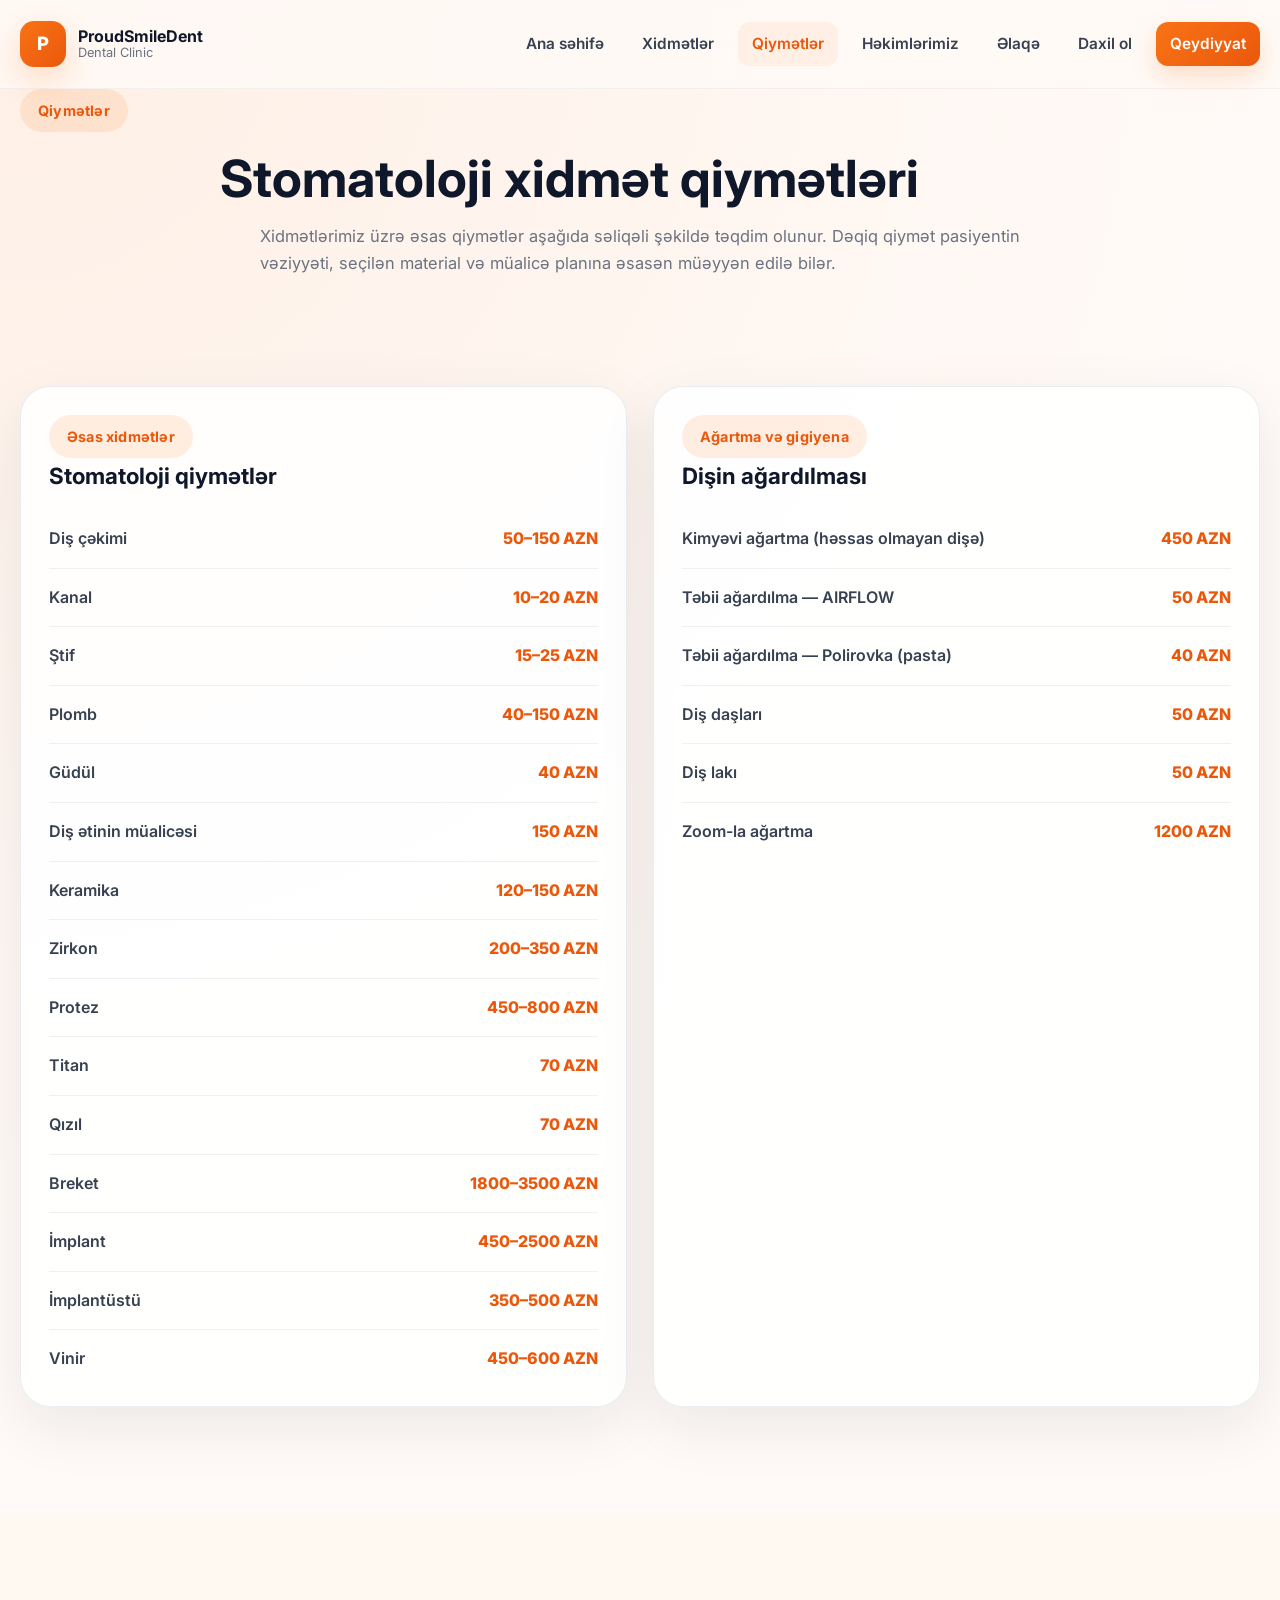
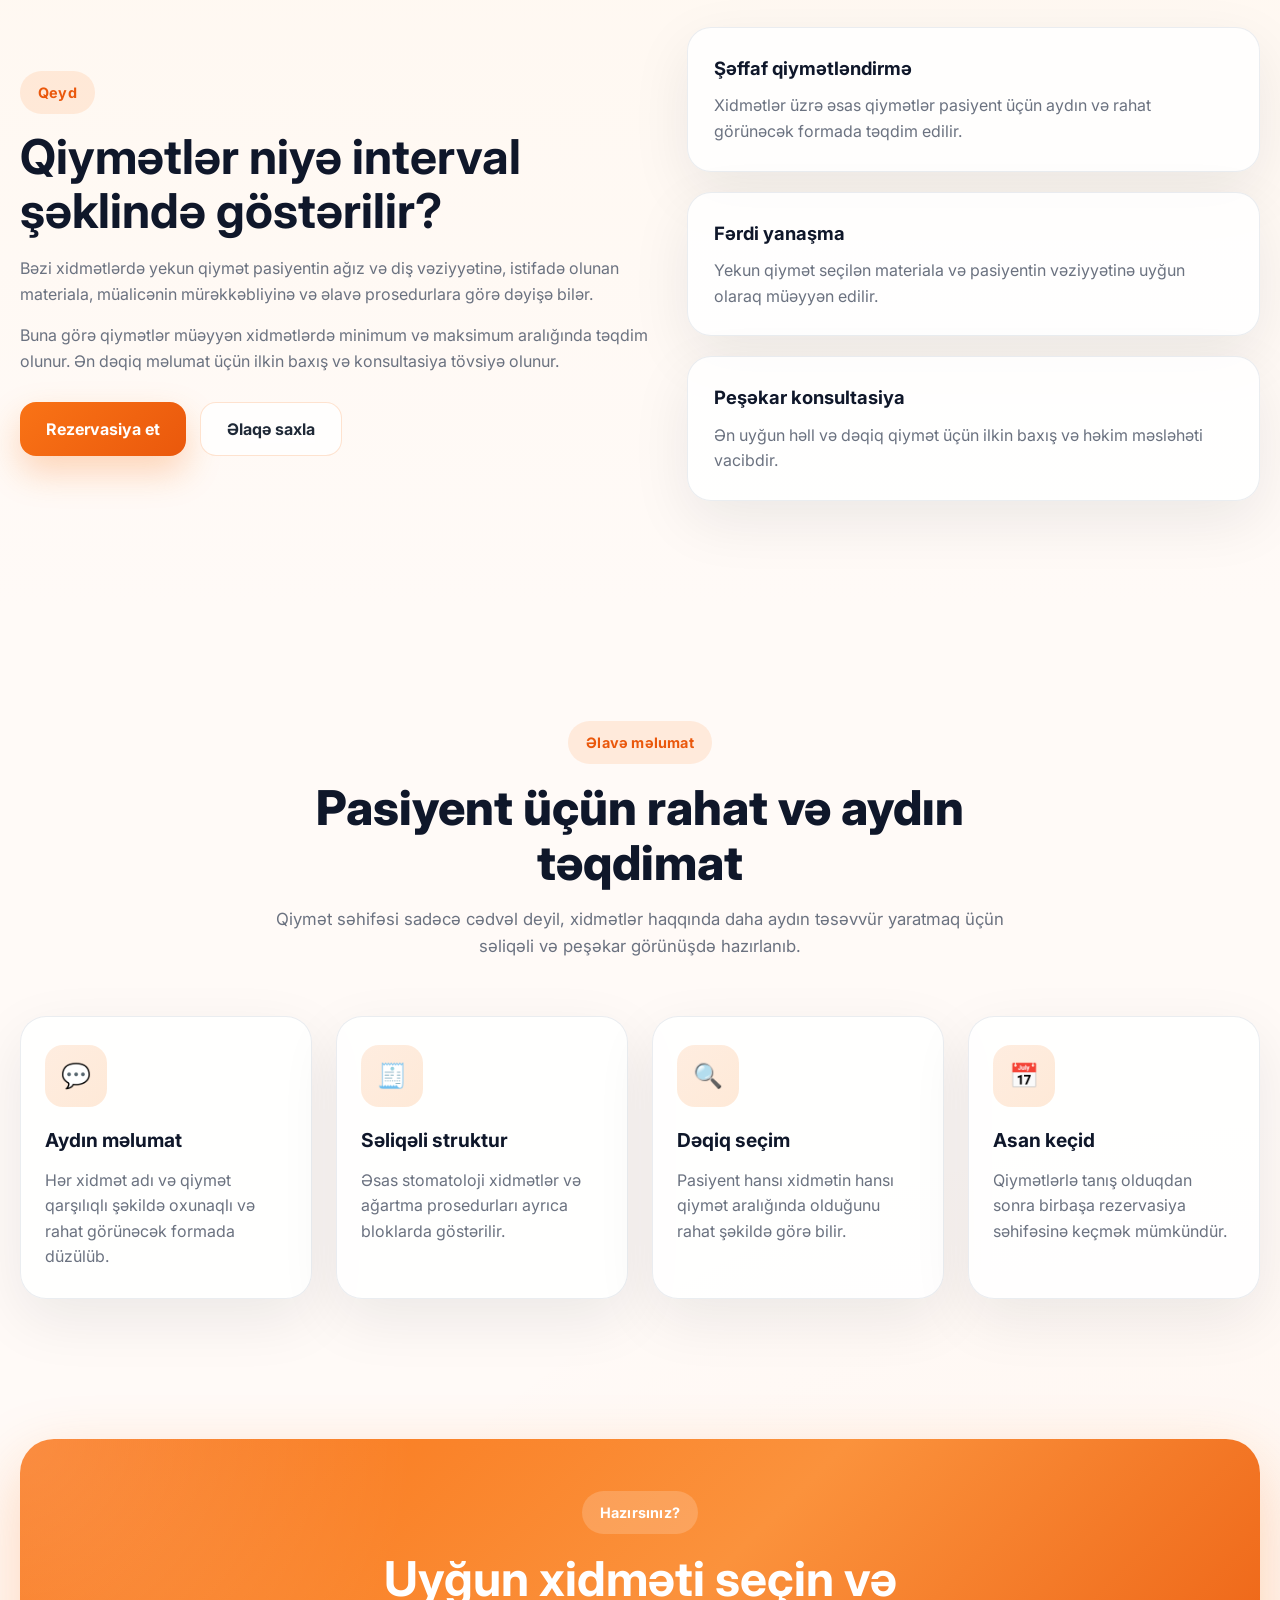
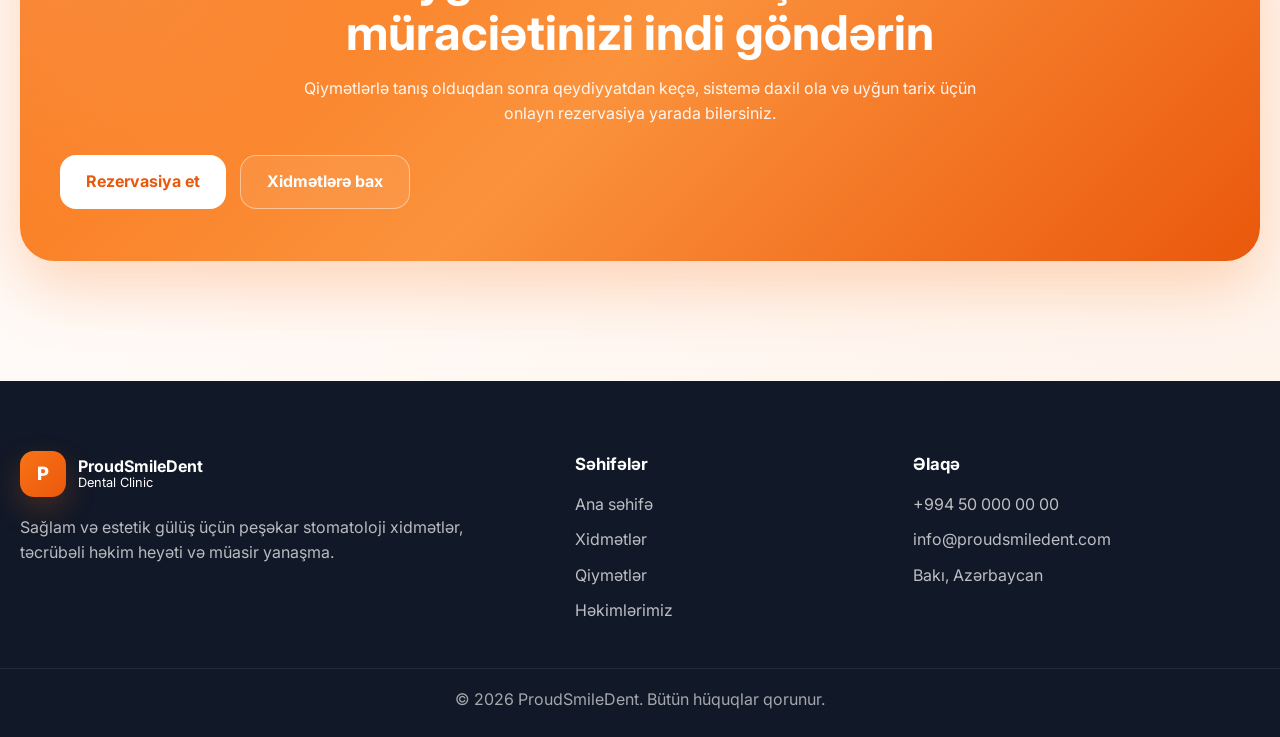
<file: ProudSmileDent/wwwroot/prices.html>
﻿<!DOCTYPE html>
<html lang="az">
<head>
    <meta charset="UTF-8" />
    <meta name="viewport" content="width=device-width, initial-scale=1.0" />
    <title>Qiymətlər | ProudSmileDent</title>
    <meta name="description" content="ProudSmileDent stomatoloji xidmət qiymətləri. Diş çəkimi, kanal, plomb, implant, vinir, ağartma və digər xidmətlər." />
    <link rel="stylesheet" href="style.css" />
</head>
<body>
    <div class="page-loader" id="pageLoader">
        <div class="loader-ring"></div>
    </div>

    <div class="mobile-overlay" id="mobileOverlay"></div>

    <header class="site-header">
        <div class="container navbar">
            <a href="index.html" class="brand">
                <div class="brand-icon">P</div>
                <div class="brand-text">
                    <strong>ProudSmileDent</strong>
                    <span>Dental Clinic</span>
                </div>
            </a>

            <nav class="nav-menu" id="navMenu">
                <a href="index.html">Ana səhifə</a>
                <a href="services.html">Xidmətlər</a>
                <a href="prices.html" class="active">Qiymətlər</a>
                <a href="doctors.html">Həkimlərimiz</a>
                <a href="contact.html">Əlaqə</a>

                <a href="login.html" id="navLogin">Daxil ol</a>
                <a href="register.html" class="nav-register" id="navRegister">Qeydiyyat</a>

                <a href="my-reservations.html" id="navMyReservations" style="display:none;">Rezervasiyalarım</a>
                <a href="#" id="navLogout" style="display:none;">Çıxış</a>
            </nav>

            <button class="menu-toggle" id="menuToggle" aria-label="Menyunu aç">
                <span></span>
                <span></span>
                <span></span>
            </button>
        </div>
    </header>

    <main>
        <section class="page-hero">
            <div class="container">
                <div class="reveal">
                    <span class="section-chip">Qiymətlər</span>
                    <h1>Stomatoloji xidmət qiymətləri</h1>
                    <p>
                        Xidmətlərimiz üzrə əsas qiymətlər aşağıda səliqəli şəkildə təqdim olunur.
                        Dəqiq qiymət pasiyentin vəziyyəti, seçilən material və müalicə planına əsasən müəyyən edilə bilər.
                    </p>
                </div>
            </div>
        </section>

        <section class="section">
            <div class="container">
                <div class="prices-wrapper">
                    <div class="price-box reveal">
                        <div class="price-box-header">
                            <span class="section-chip">Əsas xidmətlər</span>
                            <h3>Stomatoloji qiymətlər</h3>
                        </div>

                        <div class="price-list">
                            <div class="price-row"><span>Diş çəkimi</span><strong>50–150 AZN</strong></div>
                            <div class="price-row"><span>Kanal</span><strong>10–20 AZN</strong></div>
                            <div class="price-row"><span>Ştif</span><strong>15–25 AZN</strong></div>
                            <div class="price-row"><span>Plomb</span><strong>40–150 AZN</strong></div>
                            <div class="price-row"><span>Güdül</span><strong>40 AZN</strong></div>
                            <div class="price-row"><span>Diş ətinin müalicəsi</span><strong>150 AZN</strong></div>
                            <div class="price-row"><span>Keramika</span><strong>120–150 AZN</strong></div>
                            <div class="price-row"><span>Zirkon</span><strong>200–350 AZN</strong></div>
                            <div class="price-row"><span>Protez</span><strong>450–800 AZN</strong></div>
                            <div class="price-row"><span>Titan</span><strong>70 AZN</strong></div>
                            <div class="price-row"><span>Qızıl</span><strong>70 AZN</strong></div>
                            <div class="price-row"><span>Breket</span><strong>1800–3500 AZN</strong></div>
                            <div class="price-row"><span>İmplant</span><strong>450–2500 AZN</strong></div>
                            <div class="price-row"><span>İmplantüstü</span><strong>350–500 AZN</strong></div>
                            <div class="price-row"><span>Vinir</span><strong>450–600 AZN</strong></div>
                        </div>
                    </div>

                    <div class="price-box reveal delay-1">
                        <div class="price-box-header">
                            <span class="section-chip">Ağartma və gigiyena</span>
                            <h3>Dişin ağardılması</h3>
                        </div>

                        <div class="price-list">
                            <div class="price-row">
                                <span>Kimyəvi ağartma (həssas olmayan dişə)</span>
                                <strong>450 AZN</strong>
                            </div>
                            <div class="price-row">
                                <span>Təbii ağardılma — AIRFLOW</span>
                                <strong>50 AZN</strong>
                            </div>
                            <div class="price-row">
                                <span>Təbii ağardılma — Polirovka (pasta)</span>
                                <strong>40 AZN</strong>
                            </div>
                            <div class="price-row">
                                <span>Diş daşları</span>
                                <strong>50 AZN</strong>
                            </div>
                            <div class="price-row">
                                <span>Diş lakı</span>
                                <strong>50 AZN</strong>
                            </div>
                            <div class="price-row">
                                <span>Zoom-la ağartma</span>
                                <strong>1200 AZN</strong>
                            </div>
                        </div>
                    </div>
                </div>
            </div>
        </section>

        <section class="section about-preview">
            <div class="container about-preview-grid">
                <div class="about-preview-content reveal">
                    <span class="section-chip">Qeyd</span>
                    <h2>Qiymətlər niyə interval şəklində göstərilir?</h2>
                    <p>
                        Bəzi xidmətlərdə yekun qiymət pasiyentin ağız və diş vəziyyətinə, istifadə olunan
                        materiala, müalicənin mürəkkəbliyinə və əlavə prosedurlara görə dəyişə bilər.
                    </p>
                    <p>
                        Buna görə qiymətlər müəyyən xidmətlərdə minimum və maksimum aralığında təqdim olunur.
                        Ən dəqiq məlumat üçün ilkin baxış və konsultasiya tövsiyə olunur.
                    </p>
                    <div class="about-preview-actions">
                        <a href="reservation.html" class="btn btn-primary">Rezervasiya et</a>
                        <a href="contact.html" class="btn btn-secondary">Əlaqə saxla</a>
                    </div>
                </div>

                <div class="about-preview-boxes reveal delay-1">
                    <div class="mini-info-box">
                        <h3>Şəffaf qiymətləndirmə</h3>
                        <p>Xidmətlər üzrə əsas qiymətlər pasiyent üçün aydın və rahat görünəcək formada təqdim edilir.</p>
                    </div>
                    <div class="mini-info-box">
                        <h3>Fərdi yanaşma</h3>
                        <p>Yekun qiymət seçilən materiala və pasiyentin vəziyyətinə uyğun olaraq müəyyən edilir.</p>
                    </div>
                    <div class="mini-info-box">
                        <h3>Peşəkar konsultasiya</h3>
                        <p>Ən uyğun həll və dəqiq qiymət üçün ilkin baxış və həkim məsləhəti vacibdir.</p>
                    </div>
                </div>
            </div>
        </section>

        <section class="section">
            <div class="container">
                <div class="section-heading reveal">
                    <span class="section-chip">Əlavə məlumat</span>
                    <h2>Pasiyent üçün rahat və aydın təqdimat</h2>
                    <p>
                        Qiymət səhifəsi sadəcə cədvəl deyil, xidmətlər haqqında daha aydın təsəvvür yaratmaq üçün
                        səliqəli və peşəkar görünüşdə hazırlanıb.
                    </p>
                </div>

                <div class="info-grid">
                    <article class="info-card reveal">
                        <div class="info-icon">💬</div>
                        <h3>Aydın məlumat</h3>
                        <p>
                            Hər xidmət adı və qiymət qarşılıqlı şəkildə oxunaqlı və rahat görünəcək formada düzülüb.
                        </p>
                    </article>

                    <article class="info-card reveal delay-1">
                        <div class="info-icon">🧾</div>
                        <h3>Səliqəli struktur</h3>
                        <p>
                            Əsas stomatoloji xidmətlər və ağartma prosedurları ayrıca bloklarda göstərilir.
                        </p>
                    </article>

                    <article class="info-card reveal delay-2">
                        <div class="info-icon">🔍</div>
                        <h3>Dəqiq seçim</h3>
                        <p>
                            Pasiyent hansı xidmətin hansı qiymət aralığında olduğunu rahat şəkildə görə bilir.
                        </p>
                    </article>

                    <article class="info-card reveal delay-3">
                        <div class="info-icon">📅</div>
                        <h3>Asan keçid</h3>
                        <p>
                            Qiymətlərlə tanış olduqdan sonra birbaşa rezervasiya səhifəsinə keçmək mümkündür.
                        </p>
                    </article>
                </div>
            </div>
        </section>

        <section class="section cta-section">
            <div class="container">
                <div class="cta-box reveal">
                    <span class="section-chip chip-light">Hazırsınız?</span>
                    <h2>Uyğun xidməti seçin və müraciətinizi indi göndərin</h2>
                    <p>
                        Qiymətlərlə tanış olduqdan sonra qeydiyyatdan keçə, sistemə daxil ola və
                        uyğun tarix üçün onlayn rezervasiya yarada bilərsiniz.
                    </p>
                    <div class="cta-actions">
                        <a href="#" class="btn btn-light" id="pricesReserveBtn">Rezervasiya et</a>
                        <a href="services.html" class="btn btn-outline-light">Xidmətlərə bax</a>
                    </div>
                </div>
            </div>
        </section>
    </main>

    <footer class="site-footer">
        <div class="container footer-grid">
            <div class="footer-brand">
                <div class="brand footer-brand-box">
                    <div class="brand-icon">P</div>
                    <div class="brand-text">
                        <strong>ProudSmileDent</strong>
                        <span>Dental Clinic</span>
                    </div>
                </div>
                <p>
                    Sağlam və estetik gülüş üçün peşəkar stomatoloji xidmətlər, təcrübəli həkim heyəti və müasir yanaşma.
                </p>
            </div>

            <div class="footer-column">
                <h4>Səhifələr</h4>
                <a href="index.html">Ana səhifə</a>
                <a href="services.html">Xidmətlər</a>
                <a href="prices.html">Qiymətlər</a>
                <a href="doctors.html">Həkimlərimiz</a>
            </div>

            <div class="footer-column">
                <h4>Əlaqə</h4>
                <p>+994 50 000 00 00</p>
                <p>info@proudsmiledent.com</p>
                <p>Bakı, Azərbaycan</p>
            </div>
        </div>

        <div class="footer-bottom">
            <p>© 2026 ProudSmileDent. Bütün hüquqlar qorunur.</p>
        </div>
    </footer>

    <script>
        const menuToggle = document.getElementById("menuToggle");
        const navMenu = document.getElementById("navMenu");
        const mobileOverlay = document.getElementById("mobileOverlay");
        const pageLoader = document.getElementById("pageLoader");

        const navLogin = document.getElementById("navLogin");
        const navRegister = document.getElementById("navRegister");
        const navMyReservations = document.getElementById("navMyReservations");
        const navLogout = document.getElementById("navLogout");

        if (menuToggle) {
            menuToggle.addEventListener("click", () => {
                navMenu.classList.toggle("active");
                menuToggle.classList.toggle("active");
                mobileOverlay.classList.toggle("active");
            });
        }

        if (mobileOverlay) {
            mobileOverlay.addEventListener("click", () => {
                navMenu.classList.remove("active");
                menuToggle.classList.remove("active");
                mobileOverlay.classList.remove("active");
            });
        }

        window.addEventListener("load", () => {
            if (pageLoader) {
                pageLoader.classList.add("hide");
            }
        });
        function showToast(message, type = "info") {
            const toastBox = document.getElementById("toastBox");

            const toast = document.createElement("div");
            toast.className = `toast-message ${type}`;
            toast.textContent = message;

            toastBox.appendChild(toast);

            setTimeout(() => {
                toast.classList.add("show");
            }, 10);

            setTimeout(() => {
                toast.classList.remove("show");
                setTimeout(() => {
                    toast.remove();
                }, 300);
            }, 2500);
        }
        const revealElements = document.querySelectorAll(".reveal");

        function revealOnScroll() {
            const triggerBottom = window.innerHeight * 0.88;

            revealElements.forEach((el) => {
                const rectTop = el.getBoundingClientRect().top;
                if (rectTop < triggerBottom) {
                    el.classList.add("show");
                }
            });
        }

        window.addEventListener("scroll", revealOnScroll);
        window.addEventListener("load", revealOnScroll);

        const currentUser = JSON.parse(localStorage.getItem("user") || "null");

        if (currentUser) {
            navLogin.style.display = "none";
            navRegister.style.display = "none";
            navMyReservations.style.display = "inline-flex";
            navLogout.style.display = "inline-flex";
        } else {
            navLogin.style.display = "inline-flex";
            navRegister.style.display = "inline-flex";
            navMyReservations.style.display = "none";
            navLogout.style.display = "none";
        }

        navLogout.addEventListener("click", function (e) {
            e.preventDefault();
            localStorage.removeItem("user");
            window.location.href = "login.html";
        });
        const pricesReserveBtn = document.getElementById("pricesReserveBtn");

        if (pricesReserveBtn) {
            pricesReserveBtn.addEventListener("click", function (e) {
                e.preventDefault();

                const currentUser = JSON.parse(localStorage.getItem("user") || "null");

                if (currentUser) {
                    window.location.href = "reservation.html";
                } else {
                    showToast("Rezervasiya üçün əvvəlcə daxil olun.", "info");

                    setTimeout(() => {
                        window.location.href = "login.html";
                    }, 900);
                }
            });
        }
    </script>
    <div id="toastBox" class="toast-box"></div>
</body>
</html>
</file>
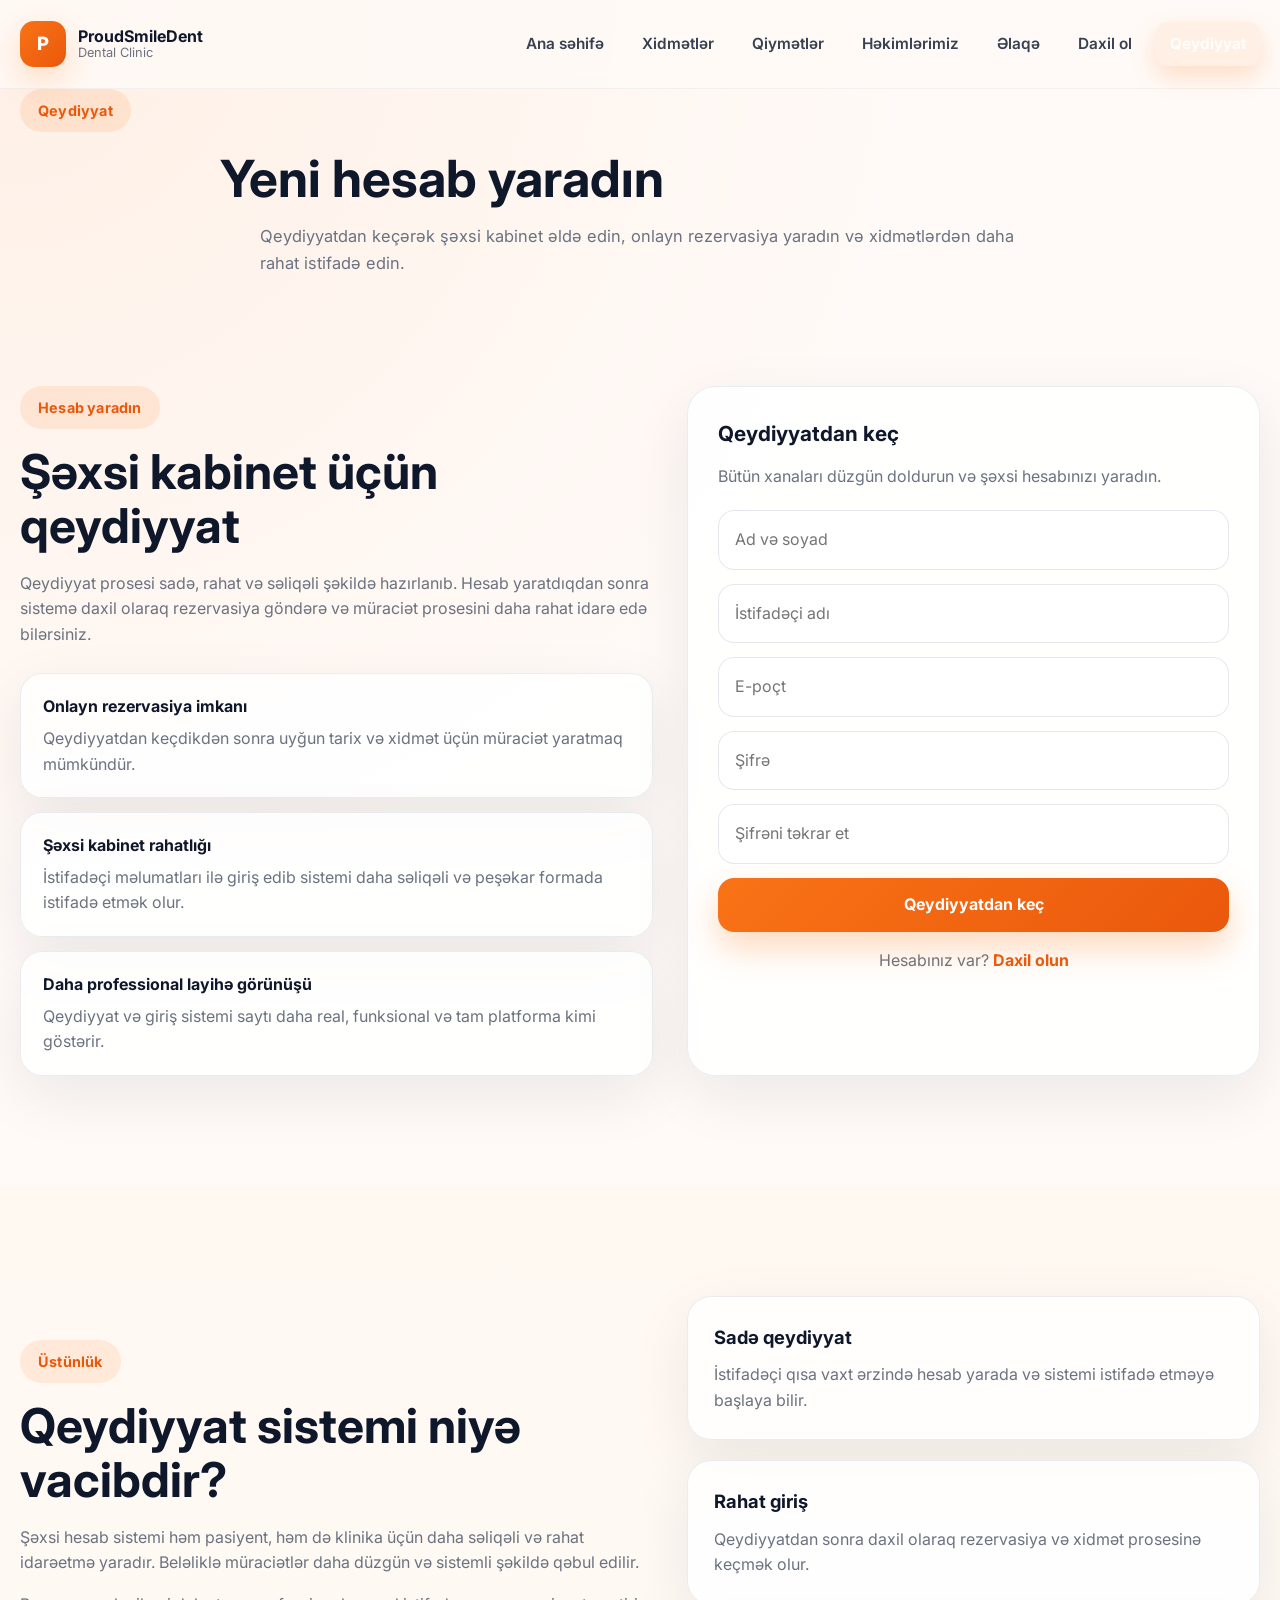
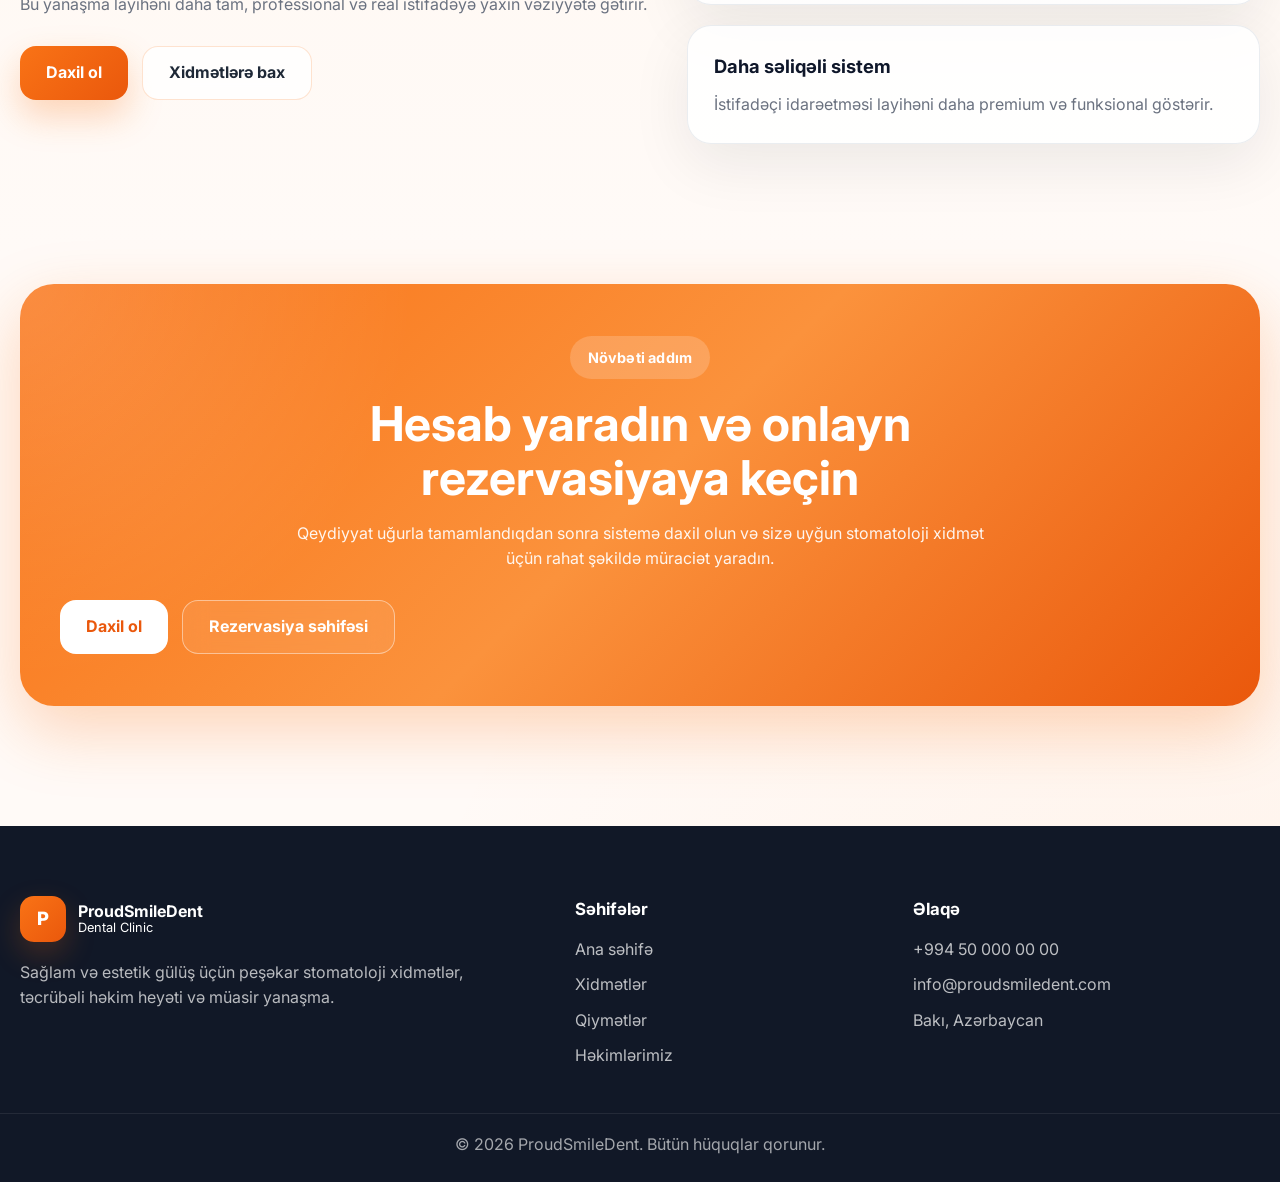
<file: ProudSmileDent/wwwroot/register.html>
﻿<!DOCTYPE html>
<html lang="az">
<head>
    <meta charset="UTF-8" />
    <meta name="viewport" content="width=device-width, initial-scale=1.0" />
    <title>Qeydiyyat | ProudSmileDent</title>
    <meta name="description" content="ProudSmileDent saytında qeydiyyatdan keçin və onlayn rezervasiya sistemindən istifadə edin." />
    <link rel="stylesheet" href="style.css" />
</head>
<body>
    <div class="page-loader" id="pageLoader">
        <div class="loader-ring"></div>
    </div>

    <div class="mobile-overlay" id="mobileOverlay"></div>

    <header class="site-header">
        <div class="container navbar">
            <a href="index.html" class="brand">
                <div class="brand-icon">P</div>
                <div class="brand-text">
                    <strong>ProudSmileDent</strong>
                    <span>Dental Clinic</span>
                </div>
            </a>

            <nav class="nav-menu" id="navMenu">
                <a href="index.html">Ana səhifə</a>
                <a href="services.html">Xidmətlər</a>
                <a href="prices.html">Qiymətlər</a>
                <a href="doctors.html">Həkimlərimiz</a>
                <a href="contact.html">Əlaqə</a>

                <a href="login.html" id="navLogin">Daxil ol</a>
                <a href="register.html" class="active nav-register" id="navRegister">Qeydiyyat</a>

                <a href="my-reservations.html" id="navMyReservations" style="display:none;">Rezervasiyalarım</a>
                <a href="#" id="navLogout" style="display:none;">Çıxış</a>
            </nav>

            <button class="menu-toggle" id="menuToggle" aria-label="Menyunu aç">
                <span></span>
                <span></span>
                <span></span>
            </button>
        </div>
    </header>

    <main>
        <section class="page-hero">
            <div class="container">
                <div class="reveal">
                    <span class="section-chip">Qeydiyyat</span>
                    <h1>Yeni hesab yaradın</h1>
                    <p>
                        Qeydiyyatdan keçərək şəxsi kabinet əldə edin, onlayn rezervasiya yaradın
                        və xidmətlərdən daha rahat istifadə edin.
                    </p>
                </div>
            </div>
        </section>

        <section class="section">
            <div class="container contact-grid">
                <div class="contact-info reveal">
                    <span class="section-chip">Hesab yaradın</span>
                    <h2>Şəxsi kabinet üçün qeydiyyat</h2>
                    <p>
                        Qeydiyyat prosesi sadə, rahat və səliqəli şəkildə hazırlanıb. Hesab yaratdıqdan sonra
                        sistemə daxil olaraq rezervasiya göndərə və müraciət prosesini daha rahat idarə edə bilərsiniz.
                    </p>

                    <div class="contact-list">
                        <div class="contact-item">
                            <h4>Onlayn rezervasiya imkanı</h4>
                            <p>Qeydiyyatdan keçdikdən sonra uyğun tarix və xidmət üçün müraciət yaratmaq mümkündür.</p>
                        </div>

                        <div class="contact-item">
                            <h4>Şəxsi kabinet rahatlığı</h4>
                            <p>İstifadəçi məlumatları ilə giriş edib sistemi daha səliqəli və peşəkar formada istifadə etmək olur.</p>
                        </div>

                        <div class="contact-item">
                            <h4>Daha professional layihə görünüşü</h4>
                            <p>Qeydiyyat və giriş sistemi saytı daha real, funksional və tam platforma kimi göstərir.</p>
                        </div>
                    </div>
                </div>

                <div class="form-card reveal delay-1">
                    <h2>Qeydiyyatdan keç</h2>
                    <p class="form-subtext">
                        Bütün xanaları düzgün doldurun və şəxsi hesabınızı yaradın.
                    </p>

                    <form id="registerForm">
                        <input type="text"
                               id="fullName"
                               placeholder="Ad və soyad"
                               required />

                        <input type="text"
                               id="username"
                               placeholder="İstifadəçi adı"
                               required />

                        <input type="email"
                               id="email"
                               placeholder="E-poçt"
                               required />

                        <input type="password"
                               id="password"
                               placeholder="Şifrə"
                               required />

                        <input type="password"
                               id="confirmPassword"
                               placeholder="Şifrəni təkrar et"
                               required />

                        <button type="submit" class="btn btn-primary">Qeydiyyatdan keç</button>
                    </form>

                    <p class="form-footer-link">
                        Hesabınız var?
                        <a href="login.html">Daxil olun</a>
                    </p>
                </div>
            </div>
        </section>

        <section class="section about-preview">
            <div class="container about-preview-grid">
                <div class="about-preview-content reveal">
                    <span class="section-chip">Üstünlük</span>
                    <h2>Qeydiyyat sistemi niyə vacibdir?</h2>
                    <p>
                        Şəxsi hesab sistemi həm pasiyent, həm də klinika üçün daha səliqəli və rahat idarəetmə yaradır.
                        Beləliklə müraciətlər daha düzgün və sistemli şəkildə qəbul edilir.
                    </p>
                    <p>
                        Bu yanaşma layihəni daha tam, professional və real istifadəyə yaxın vəziyyətə gətirir.
                    </p>
                    <div class="about-preview-actions">
                        <a href="login.html" class="btn btn-primary">Daxil ol</a>
                        <a href="services.html" class="btn btn-secondary">Xidmətlərə bax</a>
                    </div>
                </div>

                <div class="about-preview-boxes reveal delay-1">
                    <div class="mini-info-box">
                        <h3>Sadə qeydiyyat</h3>
                        <p>İstifadəçi qısa vaxt ərzində hesab yarada və sistemi istifadə etməyə başlaya bilir.</p>
                    </div>

                    <div class="mini-info-box">
                        <h3>Rahat giriş</h3>
                        <p>Qeydiyyatdan sonra daxil olaraq rezervasiya və xidmət prosesinə keçmək olur.</p>
                    </div>

                    <div class="mini-info-box">
                        <h3>Daha səliqəli sistem</h3>
                        <p>İstifadəçi idarəetməsi layihəni daha premium və funksional göstərir.</p>
                    </div>
                </div>
            </div>
        </section>

        <section class="section cta-section">
            <div class="container">
                <div class="cta-box reveal">
                    <span class="section-chip chip-light">Növbəti addım</span>
                    <h2>Hesab yaradın və onlayn rezervasiyaya keçin</h2>
                    <p>
                        Qeydiyyat uğurla tamamlandıqdan sonra sistemə daxil olun və sizə uyğun
                        stomatoloji xidmət üçün rahat şəkildə müraciət yaradın.
                    </p>
                    <div class="cta-actions">
                        <a href="login.html" class="btn btn-light">Daxil ol</a>
                        <a href="reservation.html" class="btn btn-outline-light">Rezervasiya səhifəsi</a>
                    </div>
                </div>
            </div>
        </section>
    </main>

    <footer class="site-footer">
        <div class="container footer-grid">
            <div class="footer-brand">
                <div class="brand footer-brand-box">
                    <div class="brand-icon">P</div>
                    <div class="brand-text">
                        <strong>ProudSmileDent</strong>
                        <span>Dental Clinic</span>
                    </div>
                </div>
                <p>
                    Sağlam və estetik gülüş üçün peşəkar stomatoloji xidmətlər, təcrübəli həkim heyəti və müasir yanaşma.
                </p>
            </div>

            <div class="footer-column">
                <h4>Səhifələr</h4>
                <a href="index.html">Ana səhifə</a>
                <a href="services.html">Xidmətlər</a>
                <a href="prices.html">Qiymətlər</a>
                <a href="doctors.html">Həkimlərimiz</a>
            </div>

            <div class="footer-column">
                <h4>Əlaqə</h4>
                <p>+994 50 000 00 00</p>
                <p>info@proudsmiledent.com</p>
                <p>Bakı, Azərbaycan</p>
            </div>
        </div>

        <div class="footer-bottom">
            <p>© 2026 ProudSmileDent. Bütün hüquqlar qorunur.</p>
        </div>
    </footer>

    <script>
        const menuToggle = document.getElementById("menuToggle");
        const navMenu = document.getElementById("navMenu");
        const mobileOverlay = document.getElementById("mobileOverlay");
        const pageLoader = document.getElementById("pageLoader");

        const navLogin = document.getElementById("navLogin");
        const navRegister = document.getElementById("navRegister");
        const navMyReservations = document.getElementById("navMyReservations");
        const navLogout = document.getElementById("navLogout");

        if (menuToggle) {
            menuToggle.addEventListener("click", () => {
                navMenu.classList.toggle("active");
                menuToggle.classList.toggle("active");
                mobileOverlay.classList.toggle("active");
            });
        }

        if (mobileOverlay) {
            mobileOverlay.addEventListener("click", () => {
                navMenu.classList.remove("active");
                menuToggle.classList.remove("active");
                mobileOverlay.classList.remove("active");
            });
        }

        window.addEventListener("load", () => {
            if (pageLoader) {
                pageLoader.classList.add("hide");
            }
        });

        const revealElements = document.querySelectorAll(".reveal");

        function revealOnScroll() {
            const triggerBottom = window.innerHeight * 0.88;

            revealElements.forEach((el) => {
                const rectTop = el.getBoundingClientRect().top;
                if (rectTop < triggerBottom) {
                    el.classList.add("show");
                }
            });
        }

        window.addEventListener("scroll", revealOnScroll);
        window.addEventListener("load", revealOnScroll);

        const currentUser = JSON.parse(localStorage.getItem("user") || "null");

        if (currentUser) {
            navLogin.style.display = "none";
            navRegister.style.display = "none";
            navMyReservations.style.display = "inline-flex";
            navLogout.style.display = "inline-flex";

            window.location.href = "reservation.html";
        } else {
            navLogin.style.display = "inline-flex";
            navRegister.style.display = "inline-flex";
            navMyReservations.style.display = "none";
            navLogout.style.display = "none";
        }

        navLogout.addEventListener("click", function (e) {
            e.preventDefault();
            localStorage.removeItem("user");
            window.location.href = "login.html";
        });
        function showToast(message, type = "error") {
            const toastBox = document.getElementById("toastBox");

            const toast = document.createElement("div");
            toast.className = `toast-message ${type}`;
            toast.textContent = message;

            toastBox.appendChild(toast);

            setTimeout(() => {
                toast.classList.add("show");
            }, 10);

            setTimeout(() => {
                toast.classList.remove("show");
                setTimeout(() => {
                    toast.remove();
                }, 300);
            }, 2500);
        }

        const registerForm = document.getElementById("registerForm");

        if (registerForm) {
            registerForm.addEventListener("submit", async function (e) {
                e.preventDefault();

                const fullName = document.getElementById("fullName").value.trim();
                const username = document.getElementById("username").value.trim();
                const email = document.getElementById("email").value.trim();
                const password = document.getElementById("password").value.trim();
                const confirmPassword = document.getElementById("confirmPassword").value.trim();

                if (password !== confirmPassword) {
                    showToast("Şifrələr uyğun gəlmir.", "error");
                    return;
                }

                const submitButton = registerForm.querySelector('button[type="submit"]');
                const originalText = submitButton.textContent;

                try {
                    submitButton.disabled = true;
                    submitButton.textContent = "Göndərilir...";

                    const response = await fetch("/api/auth/register", {
                        method: "POST",
                        headers: {
                            "Content-Type": "application/json"
                        },
                        body: JSON.stringify({
                            fullName,
                            username,
                            email,
                            password,
                            confirmPassword
                        })
                    });

                    const text = await response.text();

                    let data = {};
                    try {
                        data = text ? JSON.parse(text) : {};
                    } catch {
                        data = { message: text };
                    }

                    if (response.ok) {
                        if (data.user) {
                            localStorage.setItem("user", JSON.stringify(data.user));
                        }

                        showToast(data.message || "Qeydiyyat uğurludur!", "success");

                        setTimeout(() => {
                            window.location.href = "reservation.html";
                        }, 900);
                    } else {
                        showToast(data.message || "Qeydiyyat zamanı xəta baş verdi.", "error");
                    }
                } catch (error) {
                    console.error("Register error:", error);
                    showToast("Serverə qoşulmaq mümkün olmadı.", "error");
                } finally {
                    submitButton.disabled = false;
                    submitButton.textContent = originalText;
                }
            });
        }
    </script>
    <div id="toastBox" class="toast-box"></div>
</body>
</html>
</file>
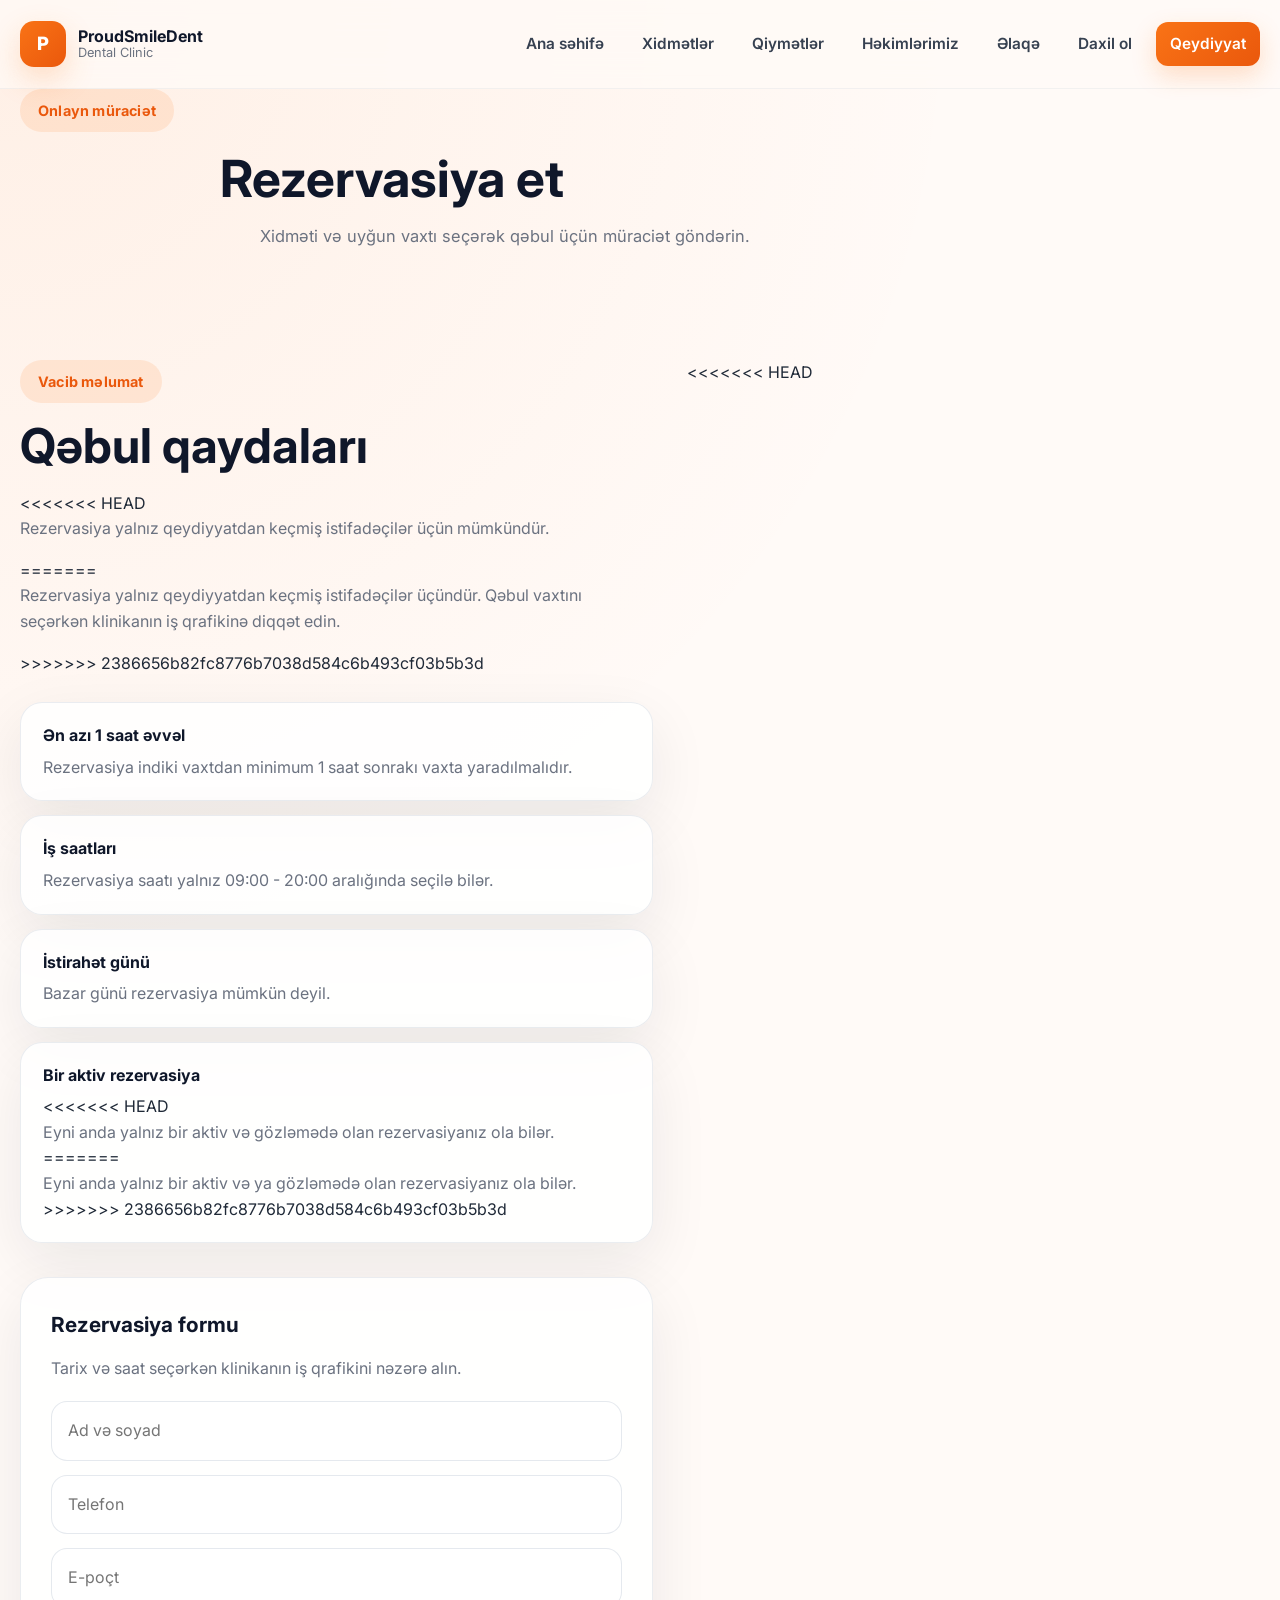
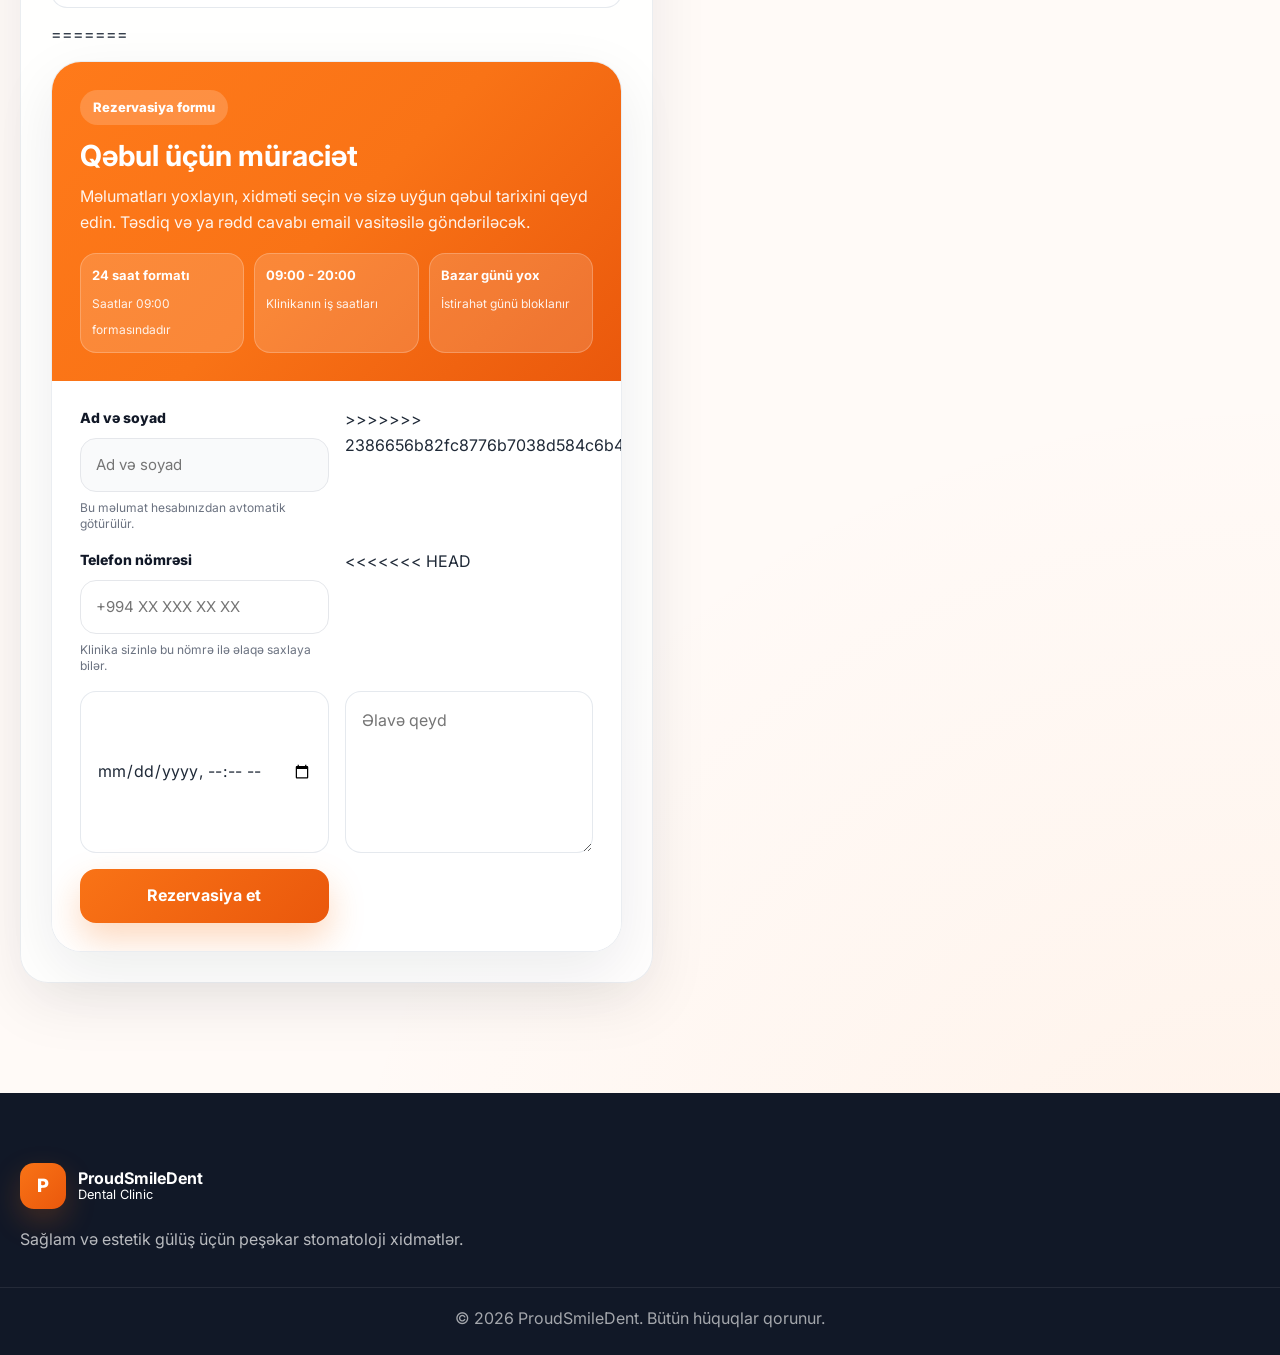
<file: ProudSmileDent/wwwroot/reservation.html>
﻿<!DOCTYPE html>
<html lang="az">
<head>
    <meta charset="UTF-8" />
    <meta name="viewport" content="width=device-width, initial-scale=1.0" />
    <title>Rezervasiya | ProudSmileDent</title>
    <link rel="stylesheet" href="style.css" />

    <style>
        .reservation-form-pro {
            border-radius: 30px;
            overflow: hidden;
            padding: 0 !important;
        }

        .reservation-form-top {
            background: linear-gradient(135deg, #ff7a1a, #f97316, #ea580c);
            color: #fff;
            padding: 28px;
        }

        .reservation-form-chip {
            display: inline-flex;
            padding: 7px 13px;
            border-radius: 999px;
            background: rgba(255,255,255,.18);
            font-size: 13px;
            font-weight: 800;
            margin-bottom: 14px;
        }

        .reservation-form-top h2 {
            margin: 0;
            color: #fff;
            font-size: 29px;
            line-height: 1.2;
        }

        .reservation-form-top p {
            margin: 10px 0 0;
            color: rgba(255,255,255,.92);
            line-height: 1.6;
        }

        .reservation-top-rules {
            display: grid;
            grid-template-columns: repeat(3, minmax(0, 1fr));
            gap: 10px;
            margin-top: 18px;
        }

        .reservation-mini-rule {
            background: rgba(255,255,255,.15);
            border: 1px solid rgba(255,255,255,.22);
            border-radius: 16px;
            padding: 11px;
        }

            .reservation-mini-rule strong {
                display: block;
                color: #fff;
                font-size: 13px;
                margin-bottom: 4px;
            }

            .reservation-mini-rule small {
                color: rgba(255,255,255,.9);
                font-size: 12px;
            }

        .reservation-form-body {
            padding: 26px 28px 28px;
            background: #fff;
        }

        .reservation-grid {
            display: grid;
            grid-template-columns: repeat(2, minmax(0, 1fr));
            gap: 16px;
        }

        .reservation-field {
            display: flex;
            flex-direction: column;
            gap: 8px;
        }

            .reservation-field.full {
                grid-column: 1 / -1;
            }

            .reservation-field label {
                font-weight: 800;
                color: #111827;
                font-size: 14px;
            }

            .reservation-field small {
                color: #6b7280;
                font-size: 12px;
                line-height: 1.4;
            }

            .reservation-field input,
            .reservation-field select,
            .reservation-field textarea {
                width: 100%;
                border: 1px solid #e5e7eb;
                border-radius: 16px;
                padding: 14px 15px;
                outline: none;
                font-size: 15px;
                background: #fff;
                transition: .25s ease;
            }

                .reservation-field input:focus,
                .reservation-field select:focus,
                .reservation-field textarea:focus {
                    border-color: #f97316;
                    box-shadow: 0 0 0 4px rgba(249,115,22,.14);
                }

                .reservation-field input[readonly] {
                    background: #f9fafb;
                    color: #6b7280;
                    cursor: not-allowed;
                }

        .date-select-box {
            grid-column: 1 / -1;
            background: linear-gradient(180deg, #fff7ed, #fff);
            border: 1px solid #fed7aa;
            border-radius: 22px;
            padding: 17px;
        }

        .date-select-grid {
            display: grid;
            grid-template-columns: 1.2fr .8fr;
            gap: 14px;
            margin-top: 8px;
        }

        .date-help-row {
            display: grid;
            grid-template-columns: repeat(3, minmax(0, 1fr));
            gap: 10px;
            margin-top: 13px;
        }

        .date-help {
            background: #fff;
            border: 1px solid #ffedd5;
            color: #9a3412;
            border-radius: 14px;
            padding: 10px;
            text-align: center;
            font-size: 12px;
            font-weight: 800;
        }

        .reservation-submit-area {
            display: flex;
            justify-content: flex-end;
            margin-top: 24px;
            padding-top: 20px;
            border-top: 1px solid #f3f4f6;
        }

            .reservation-submit-area .btn {
                min-width: 190px;
            }

        @media (max-width: 850px) {
            .reservation-top-rules,
            .reservation-grid,
            .date-select-grid,
            .date-help-row {
                grid-template-columns: 1fr;
            }

            .reservation-form-top,
            .reservation-form-body {
                padding: 22px;
            }

            .reservation-submit-area .btn {
                width: 100%;
            }
        }
    </style>
</head>
<body>
    <header class="site-header">
        <div class="container navbar">
            <a href="index.html" class="brand">
                <div class="brand-icon">P</div>
                <div class="brand-text">
                    <strong>ProudSmileDent</strong>
                    <span>Dental Clinic</span>
                </div>
            </a>

            <nav class="nav-menu" id="navMenu">
                <a href="index.html">Ana səhifə</a>
                <a href="services.html">Xidmətlər</a>
                <a href="prices.html">Qiymətlər</a>
                <a href="doctors.html">Həkimlərimiz</a>
                <a href="contact.html">Əlaqə</a>

                <a href="login.html" id="navLogin">Daxil ol</a>
                <a href="register.html" class="nav-register" id="navRegister">Qeydiyyat</a>

                <a href="my-reservations.html" id="navMyReservations" style="display:none;">Rezervasiyalarım</a>
                <a href="#" id="navLogout" style="display:none;">Çıxış</a>
            </nav>

            <button class="menu-toggle" id="menuToggle" aria-label="Menyunu aç">
                <span></span>
                <span></span>
                <span></span>
            </button>
        </div>
    </header>

    <main>
        <section class="page-hero">
            <div class="container">
                <div class="reveal show">
                    <span class="section-chip">Onlayn müraciət</span>
                    <h1>Rezervasiya et</h1>
                    <p>Xidməti və uyğun vaxtı seçərək qəbul üçün müraciət göndərin.</p>
                </div>
            </div>
        </section>

        <section class="section">
            <div class="container contact-grid">
                <div class="contact-info reveal show">
                    <span class="section-chip">Vacib məlumat</span>
                    <h2>Qəbul qaydaları</h2>
<<<<<<< HEAD
                    <p>Rezervasiya yalnız qeydiyyatdan keçmiş istifadəçilər üçün mümkündür.</p>
=======
                    <p>
                        Rezervasiya yalnız qeydiyyatdan keçmiş istifadəçilər üçündür.
                        Qəbul vaxtını seçərkən klinikanın iş qrafikinə diqqət edin.
                    </p>
>>>>>>> 2386656b82fc8776b7038d584c6b493cf03b5b3d

                    <div class="contact-list">
                        <div class="contact-item">
                            <h4>Ən azı 1 saat əvvəl</h4>
                            <p>Rezervasiya indiki vaxtdan minimum 1 saat sonrakı vaxta yaradılmalıdır.</p>
                        </div>

                        <div class="contact-item">
                            <h4>İş saatları</h4>
                            <p>Rezervasiya saatı yalnız 09:00 - 20:00 aralığında seçilə bilər.</p>
                        </div>

                        <div class="contact-item">
                            <h4>İstirahət günü</h4>
                            <p>Bazar günü rezervasiya mümkün deyil.</p>
                        </div>

                        <div class="contact-item">
                            <h4>Bir aktiv rezervasiya</h4>
<<<<<<< HEAD
                            <p>Eyni anda yalnız bir aktiv və gözləmədə olan rezervasiyanız ola bilər.</p>
=======
                            <p>Eyni anda yalnız bir aktiv və ya gözləmədə olan rezervasiyanız ola bilər.</p>
>>>>>>> 2386656b82fc8776b7038d584c6b493cf03b5b3d
                        </div>
                    </div>
                </div>

<<<<<<< HEAD
                <div class="form-card reveal show">
                    <h2>Rezervasiya formu</h2>
                    <p class="form-subtext">
                        Tarix və saat seçərkən klinikanın iş qrafikini nəzərə alın.
                    </p>

                    <form id="reservationForm">
                        <input type="text" id="fullName" placeholder="Ad və soyad" readonly />

                        <input type="tel"
                               id="phone"
                               placeholder="Telefon"
                               autocomplete="tel"
                               inputmode="tel"
                               required />

                        <input type="email" id="email" placeholder="E-poçt" readonly />
=======
                <div class="form-card reveal show reservation-form-pro">
                    <div class="reservation-form-top">
                        <div class="reservation-form-chip">Rezervasiya formu</div>
                        <h2>Qəbul üçün müraciət</h2>
                        <p>
                            Məlumatları yoxlayın, xidməti seçin və sizə uyğun qəbul tarixini qeyd edin.
                            Təsdiq və ya rədd cavabı email vasitəsilə göndəriləcək.
                        </p>

                        <div class="reservation-top-rules">
                            <div class="reservation-mini-rule">
                                <strong>24 saat formatı</strong>
                                <small>Saatlar 09:00 formasındadır</small>
                            </div>
                            <div class="reservation-mini-rule">
                                <strong>09:00 - 20:00</strong>
                                <small>Klinikanın iş saatları</small>
                            </div>
                            <div class="reservation-mini-rule">
                                <strong>Bazar günü yox</strong>
                                <small>İstirahət günü bloklanır</small>
                            </div>
                        </div>
                    </div>

                    <div class="reservation-form-body">
                        <form id="reservationForm">
                            <div class="reservation-grid">
                                <div class="reservation-field">
                                    <label for="fullName">Ad və soyad</label>
                                    <input type="text" id="fullName" placeholder="Ad və soyad" readonly />
                                    <small>Bu məlumat hesabınızdan avtomatik götürülür.</small>
                                </div>
>>>>>>> 2386656b82fc8776b7038d584c6b493cf03b5b3d

                                <div class="reservation-field">
                                    <label for="phone">Telefon nömrəsi</label>
                                    <input type="tel" id="phone" placeholder="+994 XX XXX XX XX" autocomplete="tel" inputmode="tel" required />
                                    <small>Klinika sizinlə bu nömrə ilə əlaqə saxlaya bilər.</small>
                                </div>

<<<<<<< HEAD
                        <input type="datetime-local" id="date" required />

                        <textarea id="message" rows="5" placeholder="Əlavə qeyd"></textarea>

                        <button type="submit" class="btn btn-primary" id="reservationSubmitBtn">
                            Rezervasiya et
                        </button>
                    </form>

                    <div id="authMessageBox" style="display:none; margin-top:16px;">
                        <p class="form-subtext">Rezervasiya üçün əvvəlcə hesabınıza daxil olun.</p>
                        <div style="display:flex; gap:12px; flex-wrap:wrap;">
                            <a href="login.html" class="btn btn-primary">Daxil ol</a>
                            <a href="register.html" class="btn btn-secondary">Qeydiyyatdan keç</a>
=======
                                <div class="reservation-field">
                                    <label for="email">E-poçt</label>
                                    <input type="email" id="email" placeholder="E-poçt" readonly />
                                    <small>Bildirişlər bu email ünvanına göndəriləcək.</small>
                                </div>

                                <div class="reservation-field">
                                    <label for="service">Xidmət seçimi</label>
                                    <select id="service" required>
                                        <option value="">Xidmət seçin</option>
                                        <option>Diş çəkimi</option>
                                        <option>Kanal</option>
                                        <option>Ştif</option>
                                        <option>Plomb</option>
                                        <option>Güdül</option>
                                        <option>Diş ətinin müalicəsi</option>
                                        <option>Keramika</option>
                                        <option>Zirkon</option>
                                        <option>Protez</option>
                                        <option>Titan</option>
                                        <option>Qızıl</option>
                                        <option>Breket</option>
                                        <option>İmplant</option>
                                        <option>İmplantüstü</option>
                                        <option>Vinir</option>
                                        <option>Kimyəvi ağartma</option>
                                        <option>AIRFLOW</option>
                                        <option>Polirovka (pasta)</option>
                                        <option>Diş daşları</option>
                                        <option>Diş lakı</option>
                                        <option>Zoom-la ağartma</option>
                                    </select>
                                    <small>Rezervasiya etmək istədiyiniz xidməti seçin.</small>
                                </div>

                                <div class="date-select-box">
                                    <div class="reservation-field full">
                                        <label>Qəbul tarixi və saatı</label>

                                        <div class="date-select-grid">
                                            <div>
                                                <input type="date" id="dateOnly" required />
                                            </div>

                                            <div>
                                                <select id="timeOnly" required>
                                                    <option value="">Saat seçin</option>
                                                </select>
                                            </div>
                                        </div>

                                        <div class="date-help-row">
                                            <div class="date-help">Ən azı 1 saat sonra</div>
                                            <div class="date-help">09:00 - 20:00</div>
                                            <div class="date-help">Bazar günü olmaz</div>
                                        </div>
                                    </div>
                                </div>

                                <div class="reservation-field full">
                                    <label for="message">Əlavə qeyd</label>
                                    <textarea id="message" rows="5" placeholder="Məsələn: ağrı var, təcili baxış lazımdır və s."></textarea>
                                    <small>Bu xana istəyə bağlıdır.</small>
                                </div>
                            </div>

                            <div class="reservation-submit-area">
                                <button type="submit" class="btn btn-primary" id="reservationSubmitBtn">
                                    Rezervasiya et
                                </button>
                            </div>
                        </form>

                        <div id="authMessageBox" style="display:none; margin-top:16px;">
                            <p class="form-subtext">Rezervasiya üçün əvvəlcə hesabınıza daxil olun.</p>
                            <div style="display:flex; gap:12px; flex-wrap:wrap;">
                                <a href="login.html" class="btn btn-primary">Daxil ol</a>
                                <a href="register.html" class="btn btn-secondary">Qeydiyyatdan keç</a>
                            </div>
>>>>>>> 2386656b82fc8776b7038d584c6b493cf03b5b3d
                        </div>
                    </div>
                </div>
            </div>
        </section>
    </main>

    <footer class="site-footer">
        <div class="container footer-grid">
            <div class="footer-brand">
                <div class="brand footer-brand-box">
                    <div class="brand-icon">P</div>
                    <div class="brand-text">
                        <strong>ProudSmileDent</strong>
                        <span>Dental Clinic</span>
                    </div>
                </div>
                <p>Sağlam və estetik gülüş üçün peşəkar stomatoloji xidmətlər.</p>
            </div>
        </div>

        <div class="footer-bottom">
            <p>© 2026 ProudSmileDent. Bütün hüquqlar qorunur.</p>
        </div>
    </footer>

    <div id="toastBox" class="toast-box"></div>

    <script>
        const menuToggle = document.getElementById("menuToggle");
        const navMenu = document.getElementById("navMenu");

        const navLogin = document.getElementById("navLogin");
        const navRegister = document.getElementById("navRegister");
        const navMyReservations = document.getElementById("navMyReservations");
        const navLogout = document.getElementById("navLogout");

        const reservationForm = document.getElementById("reservationForm");
        const reservationSubmitBtn = document.getElementById("reservationSubmitBtn");
        const authMessageBox = document.getElementById("authMessageBox");

        const fullNameInput = document.getElementById("fullName");
        const phoneInput = document.getElementById("phone");
        const emailInput = document.getElementById("email");
        const serviceInput = document.getElementById("service");
<<<<<<< HEAD
        const dateInput = document.getElementById("date");
=======
        const dateOnlyInput = document.getElementById("dateOnly");
        const timeOnlyInput = document.getElementById("timeOnly");
>>>>>>> 2386656b82fc8776b7038d584c6b493cf03b5b3d
        const messageInput = document.getElementById("message");

        let currentUser = null;

        function showToast(message, type = "error") {
            const toastBox = document.getElementById("toastBox");
            if (!toastBox) return;

            toastBox.innerHTML = "";

            const toast = document.createElement("div");
            toast.className = `toast-message ${type}`;
            toast.textContent = message;

            toastBox.appendChild(toast);

            setTimeout(() => toast.classList.add("show"), 10);

            setTimeout(() => {
                toast.classList.remove("show");
                setTimeout(() => toast.remove(), 300);
            }, 2500);
        }

<<<<<<< HEAD
=======
        function buildTimeOptions() {
            timeOnlyInput.innerHTML = `<option value="">Saat seçin</option>`;

            for (let hour = 9; hour <= 20; hour++) {
                for (let minute of [0, 30]) {
                    if (hour === 20 && minute > 0) continue;

                    const h = String(hour).padStart(2, "0");
                    const m = String(minute).padStart(2, "0");
                    const value = `${h}:${m}`;

                    const option = document.createElement("option");
                    option.value = value;
                    option.textContent = value;

                    timeOnlyInput.appendChild(option);
                }
            }
        }

        function getCombinedDateTime() {
            if (!dateOnlyInput.value || !timeOnlyInput.value) return "";
            return `${dateOnlyInput.value}T${timeOnlyInput.value}`;
        }

        function setReservationMinDate() {
            const minDate = new Date();
            minDate.setHours(minDate.getHours() + 1);

            const pad = (n) => String(n).padStart(2, "0");
            const year = minDate.getFullYear();
            const month = pad(minDate.getMonth() + 1);
            const day = pad(minDate.getDate());

            dateOnlyInput.min = `${year}-${month}-${day}`;
        }

        function validateReservationDate(dateValue) {
            if (!dateValue) {
                return "Tarix və saat seçin.";
            }

            const selectedDate = new Date(dateValue);

            if (isNaN(selectedDate.getTime())) {
                return "Tarix düzgün deyil.";
            }

            const oneHourLater = new Date();
            oneHourLater.setHours(oneHourLater.getHours() + 1);

            if (selectedDate < oneHourLater) {
                return "Rezervasiya ən azı 1 saat əvvəl yaradılmalıdır.";
            }

            if (selectedDate.getDay() === 0) {
                return "Bazar günü rezervasiya mümkün deyil.";
            }

            const totalMinutes = selectedDate.getHours() * 60 + selectedDate.getMinutes();
            const minMinutes = 9 * 60;
            const maxMinutes = 20 * 60;

            if (totalMinutes < minMinutes || totalMinutes > maxMinutes) {
                return "Rezervasiya saatı yalnız 09:00 - 20:00 aralığında ola bilər.";
            }

            return null;
        }

        function validateDateInputs() {
            const combined = getCombinedDateTime();
            if (!combined) return;

            const error = validateReservationDate(combined);
            if (error) {
                showToast(error, "error");
                dateOnlyInput.value = "";
                timeOnlyInput.value = "";
            }
        }

        dateOnlyInput.addEventListener("change", validateDateInputs);
        timeOnlyInput.addEventListener("change", validateDateInputs);

>>>>>>> 2386656b82fc8776b7038d584c6b493cf03b5b3d
        if (menuToggle) {
            menuToggle.addEventListener("click", () => {
                navMenu.classList.toggle("active");
                menuToggle.classList.toggle("active");
            });
        }

        try {
            const rawUser = localStorage.getItem("user");
            currentUser = rawUser ? JSON.parse(rawUser) : null;
        } catch {
            currentUser = null;
        }

        function setupNavbar() {
            if (currentUser && currentUser.username !== "admin") {
                navLogin.style.display = "none";
                navRegister.style.display = "none";
                navMyReservations.style.display = "inline-flex";
                navLogout.style.display = "inline-flex";
            } else if (currentUser && currentUser.username === "admin") {
                navLogin.style.display = "none";
                navRegister.style.display = "none";
                navMyReservations.style.display = "none";
                navLogout.style.display = "inline-flex";
            } else {
                navLogin.style.display = "inline-flex";
                navRegister.style.display = "inline-flex";
                navMyReservations.style.display = "none";
                navLogout.style.display = "none";
            }
        }

<<<<<<< HEAD
        function setReservationMinDate() {
            const minDate = new Date();
            minDate.setHours(minDate.getHours() + 1);

            const pad = (n) => String(n).padStart(2, "0");

            const year = minDate.getFullYear();
            const month = pad(minDate.getMonth() + 1);
            const day = pad(minDate.getDate());
            const hours = pad(minDate.getHours());
            const minutes = pad(minDate.getMinutes());

            dateInput.min = `${year}-${month}-${day}T${hours}:${minutes}`;
        }

=======
>>>>>>> 2386656b82fc8776b7038d584c6b493cf03b5b3d
        function fillUserData() {
            if (!currentUser || currentUser.username === "admin") {
                reservationForm.style.display = "none";
                authMessageBox.style.display = "block";
                return;
            }

<<<<<<< HEAD
            reservationForm.style.display = "grid";
=======
            reservationForm.style.display = "block";
>>>>>>> 2386656b82fc8776b7038d584c6b493cf03b5b3d
            authMessageBox.style.display = "none";

            fullNameInput.value = currentUser.fullName || "";
            emailInput.value = currentUser.email || "";

            phoneInput.readOnly = false;
            phoneInput.disabled = false;
            phoneInput.removeAttribute("readonly");
            phoneInput.removeAttribute("disabled");

            const savedPhone = localStorage.getItem("userPhone");
            phoneInput.value = savedPhone || "";
        }

<<<<<<< HEAD
        function validateReservationDate(dateValue) {
            if (!dateValue) {
                return "Tarix seçin.";
            }

            const selectedDate = new Date(dateValue);

            if (isNaN(selectedDate.getTime())) {
                return "Tarix düzgün deyil.";
            }

            const oneHourLater = new Date();
            oneHourLater.setHours(oneHourLater.getHours() + 1);

            if (selectedDate < oneHourLater) {
                return "Rezervasiya ən azı 1 saat əvvəl yaradılmalıdır.";
            }

            if (selectedDate.getDay() === 0) {
                return "Bazar günü rezervasiya mümkün deyil.";
            }

            const hours = selectedDate.getHours();
            const minutes = selectedDate.getMinutes();

            const totalMinutes = hours * 60 + minutes;
            const minMinutes = 9 * 60;
            const maxMinutes = 20 * 60;

            if (totalMinutes < minMinutes || totalMinutes > maxMinutes) {
                return "Rezervasiya saatı yalnız 09:00 - 20:00 aralığında ola bilər.";
            }

            return null;
        }

        dateInput.addEventListener("change", function () {
            const error = validateReservationDate(dateInput.value);
            if (error) {
                showToast(error, "error");
                dateInput.value = "";
            }
        });

=======
>>>>>>> 2386656b82fc8776b7038d584c6b493cf03b5b3d
        if (navLogout) {
            navLogout.addEventListener("click", function (e) {
                e.preventDefault();
                localStorage.removeItem("user");
                window.location.href = "login.html";
            });
        }

        reservationForm.addEventListener("submit", async function (e) {
            e.preventDefault();

            if (!currentUser || !currentUser.id || currentUser.username === "admin") {
                showToast("Rezervasiya üçün əvvəlcə daxil olun.", "error");
                return;
            }

            const fullName = fullNameInput.value.trim();
            const phone = phoneInput.value.trim();
            const email = emailInput.value.trim();
            const service = serviceInput.value;
<<<<<<< HEAD
            const date = dateInput.value;
=======
            const date = getCombinedDateTime();
>>>>>>> 2386656b82fc8776b7038d584c6b493cf03b5b3d
            const message = messageInput.value.trim();

            if (!fullName || !phone || !email || !service || !date) {
                showToast("Bütün vacib xanaları doldurun.", "error");
                return;
            }

            const dateError = validateReservationDate(date);
            if (dateError) {
                showToast(dateError, "error");
                return;
            }

            const originalText = reservationSubmitBtn.textContent;

            try {
                reservationSubmitBtn.disabled = true;
                reservationSubmitBtn.textContent = "Göndərilir...";

                const response = await fetch("/api/appointments", {
                    method: "POST",
                    headers: {
                        "Content-Type": "application/json"
                    },
                    body: JSON.stringify({
<<<<<<< HEAD
                        fullName,
                        phone,
                        email,
                        service,
                        date,
                        message,
=======
                        fullName: fullName,
                        phone: phone,
                        email: email,
                        service: service,
                        date: date,
                        message: message,
>>>>>>> 2386656b82fc8776b7038d584c6b493cf03b5b3d
                        userId: currentUser.id
                    })
                });

                const text = await response.text();

                let data = {};
                try {
                    data = text ? JSON.parse(text) : {};
                } catch {
                    data = { message: text };
                }

                if (response.ok) {
                    localStorage.setItem("userPhone", phone);
                    showToast(data.message || "Rezervasiya uğurla yaradıldı.", "success");

                    reservationForm.reset();
                    fillUserData();
                    setReservationMinDate();

                    setTimeout(() => {
                        window.location.href = "my-reservations.html";
                    }, 1000);
                } else {
                    showToast(data.message || "Rezervasiya yaratmaq mümkün olmadı.", "error");
                }
            } catch (error) {
                console.error("RESERVATION ERROR:", error);
                showToast("Serverə qoşulmaq mümkün olmadı.", "error");
            } finally {
                reservationSubmitBtn.disabled = false;
                reservationSubmitBtn.textContent = originalText;
            }
        });

<<<<<<< HEAD
=======
        buildTimeOptions();
>>>>>>> 2386656b82fc8776b7038d584c6b493cf03b5b3d
        setupNavbar();
        fillUserData();
        setReservationMinDate();
    </script>
</body>
</html>
</file>
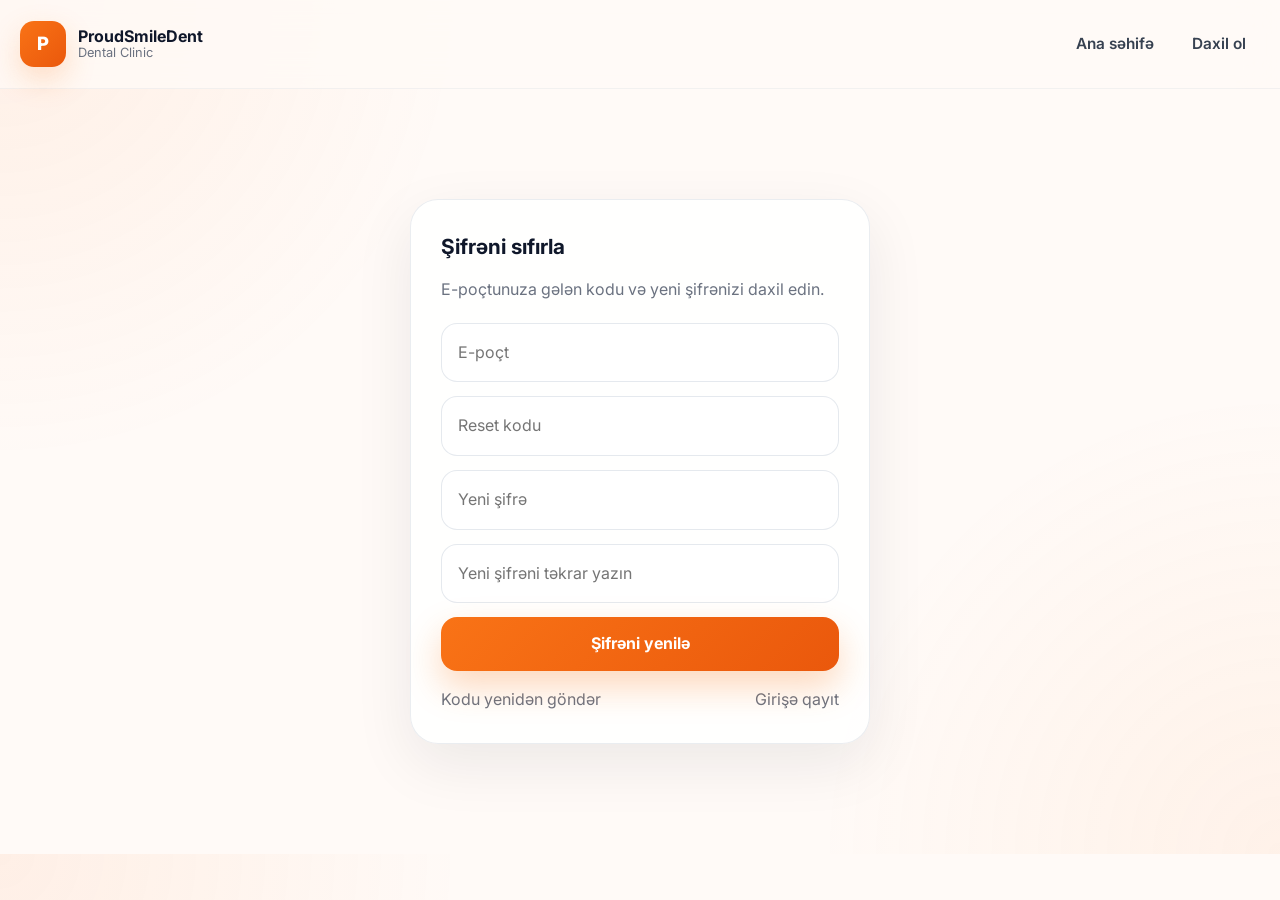
<file: ProudSmileDent/wwwroot/reset-password.html>
﻿<!DOCTYPE html>
<html lang="az">
<head>
    <meta charset="UTF-8" />
    <meta name="viewport" content="width=device-width, initial-scale=1.0" />
    <title>Şifrəni sıfırla | ProudSmileDent</title>
    <link rel="stylesheet" href="style.css" />
</head>
<body>

    <header class="site-header">
        <div class="container navbar">
            <a href="index.html" class="brand">
                <div class="brand-icon">P</div>
                <div class="brand-text">
                    <strong>ProudSmileDent</strong>
                    <span>Dental Clinic</span>
                </div>
            </a>

            <nav class="nav-menu">
                <a href="index.html">Ana səhifə</a>
                <a href="login.html">Daxil ol</a>
            </nav>
        </div>
    </header>

    <main>
        <section class="section">
            <div class="container">

                <div class="form-card" style="max-width:460px; margin:auto;">
                    <h2>Şifrəni sıfırla</h2>

                    <p class="form-subtext">
                        E-poçtunuza gələn kodu və yeni şifrənizi daxil edin.
                    </p>

                    <form id="resetForm">
                        <input type="email"
                               id="email"
                               placeholder="E-poçt"
                               required />

                        <input type="text"
                               id="code"
                               placeholder="Reset kodu"
                               required />

                        <input type="password"
                               id="newPassword"
                               placeholder="Yeni şifrə"
                               required />

                        <input type="password"
                               id="confirmPassword"
                               placeholder="Yeni şifrəni təkrar yazın"
                               required />

                        <button type="submit" class="btn btn-primary">
                            Şifrəni yenilə
                        </button>
                    </form>

                    <div style="margin-top:16px; display:flex; justify-content:space-between; gap:12px; flex-wrap:wrap;">
                        <a href="forgot-password.html" class="form-footer-link" style="margin:0;">
                            Kodu yenidən göndər
                        </a>

                        <a href="login.html" class="form-footer-link" style="margin:0;">
                            Girişə qayıt
                        </a>
                    </div>
                </div>

            </div>
        </section>
    </main>

    <div id="toastBox" class="toast-box"></div>

    <script>
const resetForm = document.getElementById("resetForm");
const emailInput = document.getElementById("email");
const codeInput = document.getElementById("code");
const newPasswordInput = document.getElementById("newPassword");
const confirmPasswordInput = document.getElementById("confirmPassword");

function showToast(message, type = "error") {
    const toastBox = document.getElementById("toastBox");

    const toast = document.createElement("div");
    toast.className = `toast-message ${type}`;
    toast.textContent = message;

    toastBox.appendChild(toast);

    setTimeout(() => toast.classList.add("show"), 10);

    setTimeout(() => {
        toast.classList.remove("show");
        setTimeout(() => toast.remove(), 300);
    }, 2500);
}

window.addEventListener("load", () => {
    const savedEmail = localStorage.getItem("resetEmail");
    if (savedEmail) {
        emailInput.value = savedEmail;
    }
});

resetForm.addEventListener("submit", async function (e) {
    e.preventDefault();

    const email = emailInput.value.trim();
    const code = codeInput.value.trim();
    const newPassword = newPasswordInput.value.trim();
    const confirmPassword = confirmPasswordInput.value.trim();

    if (!email || !code || !newPassword || !confirmPassword) {
        showToast("Bütün xanaları doldurun.", "error");
        return;
    }

    if (newPassword !== confirmPassword) {
        showToast("Şifrələr uyğun deyil.", "error");
        return;
    }

    const submitButton = resetForm.querySelector('button[type="submit"]');
    const originalText = submitButton.textContent;

    try {
        submitButton.disabled = true;
        submitButton.textContent = "Yenilənir...";

        const response = await fetch("/api/auth/reset-password", {
            method: "POST",
            headers: {
                "Content-Type": "application/json"
            },
            body: JSON.stringify({
                email,
                code,
                newPassword,
                confirmPassword
            })
        });

        const text = await response.text();

        let data = {};
        try {
            data = text ? JSON.parse(text) : {};
        } catch {
            data = { message: text };
        }

        if (response.ok) {
            showToast(data.message || "Şifrə uğurla yeniləndi.", "success");
            localStorage.removeItem("resetEmail");

            setTimeout(() => {
                window.location.href = "login.html";
            }, 1500);
        } else {
            showToast(data.message || "Şifrə yenilənmədi.", "error");
        }
    } catch (error) {
        console.error(error);
        showToast("Serverə qoşulmaq mümkün olmadı.", "error");
    } finally {
        submitButton.disabled = false;
        submitButton.textContent = originalText;
    }
});
    </script>

</body>
</html>
</file>
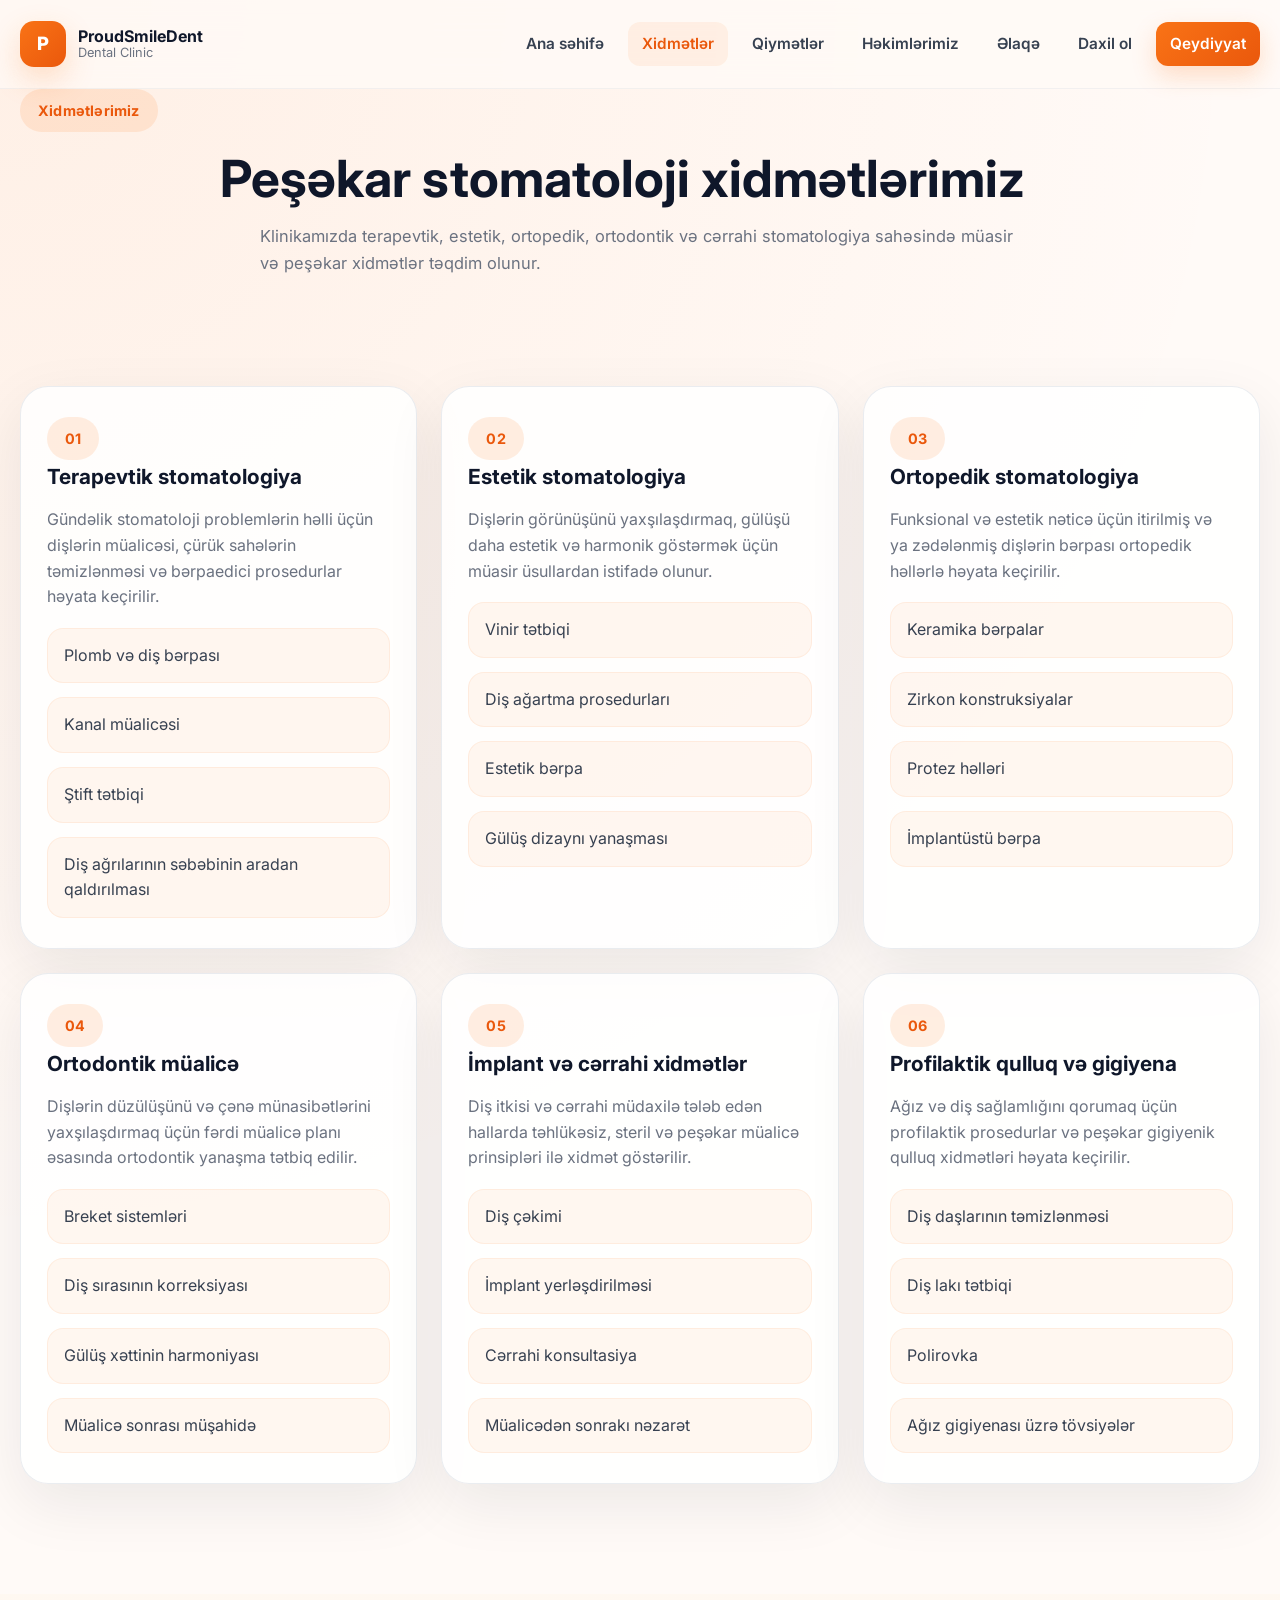
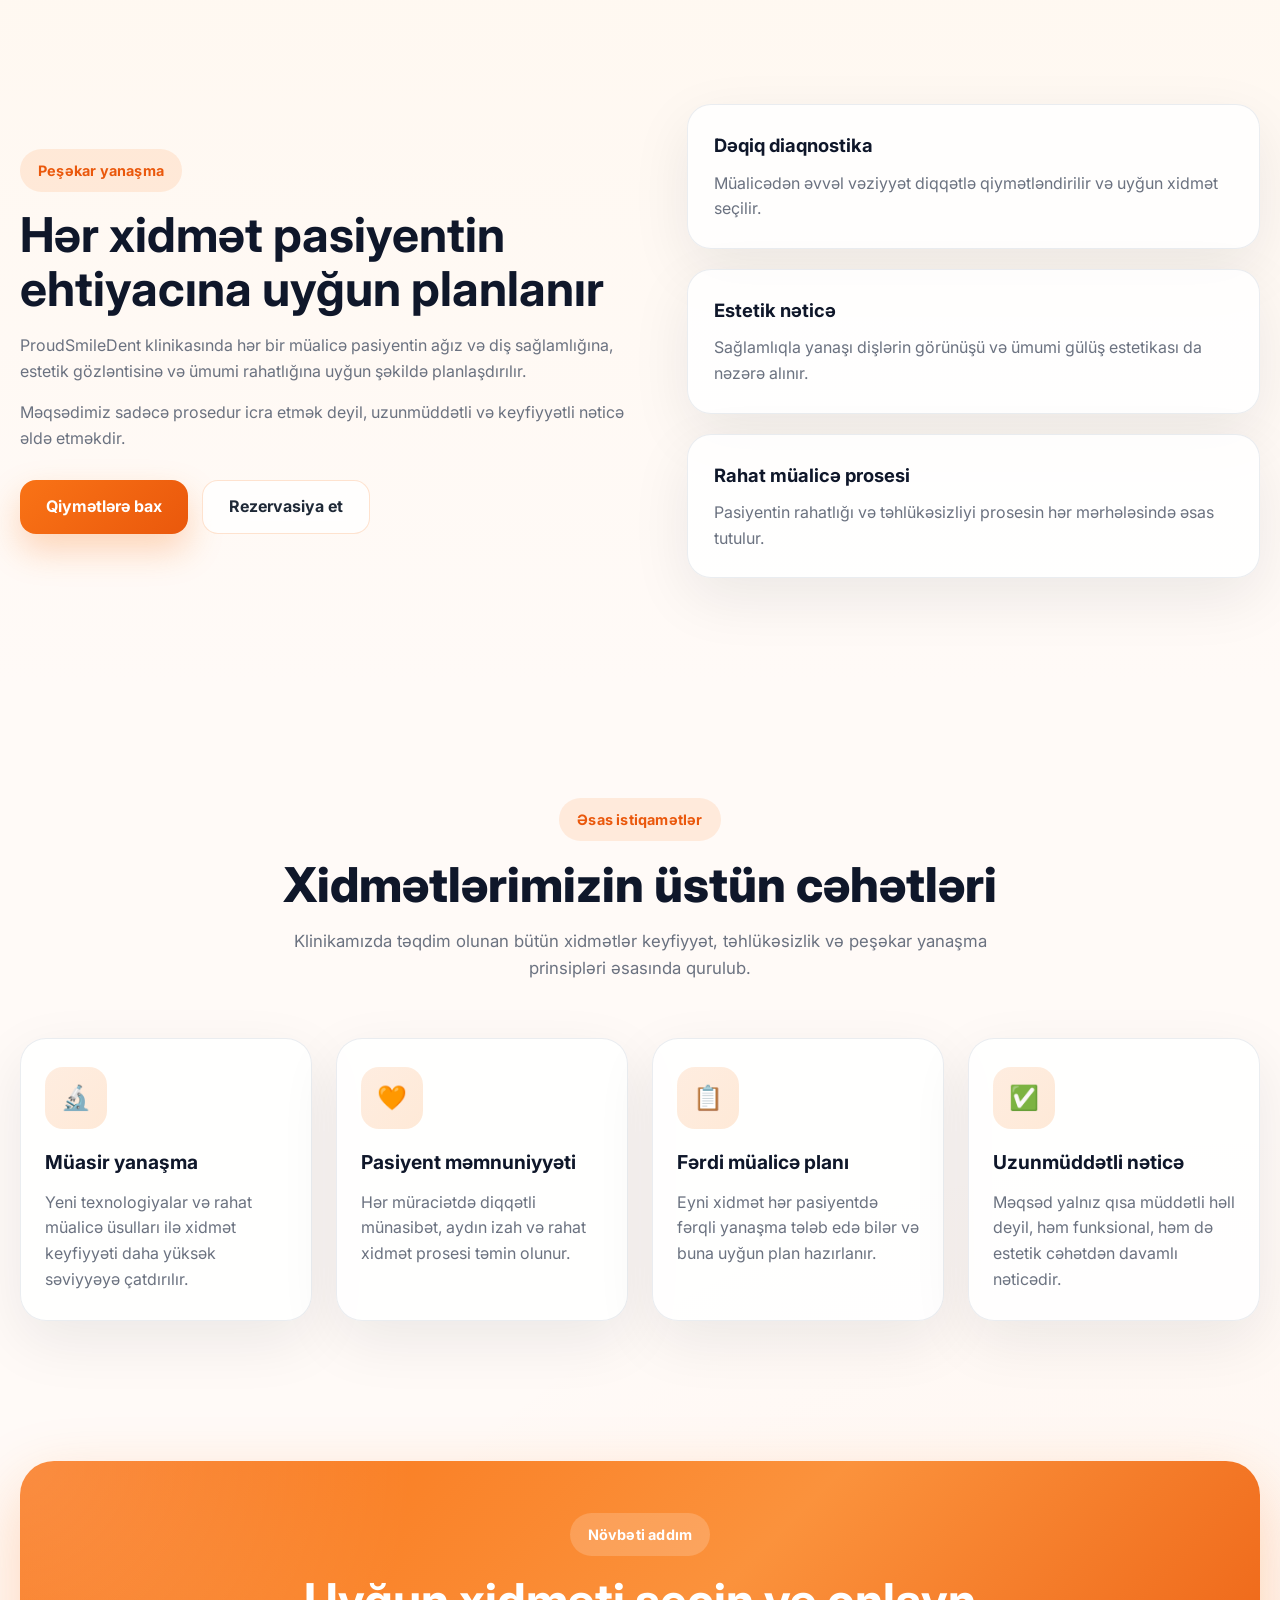
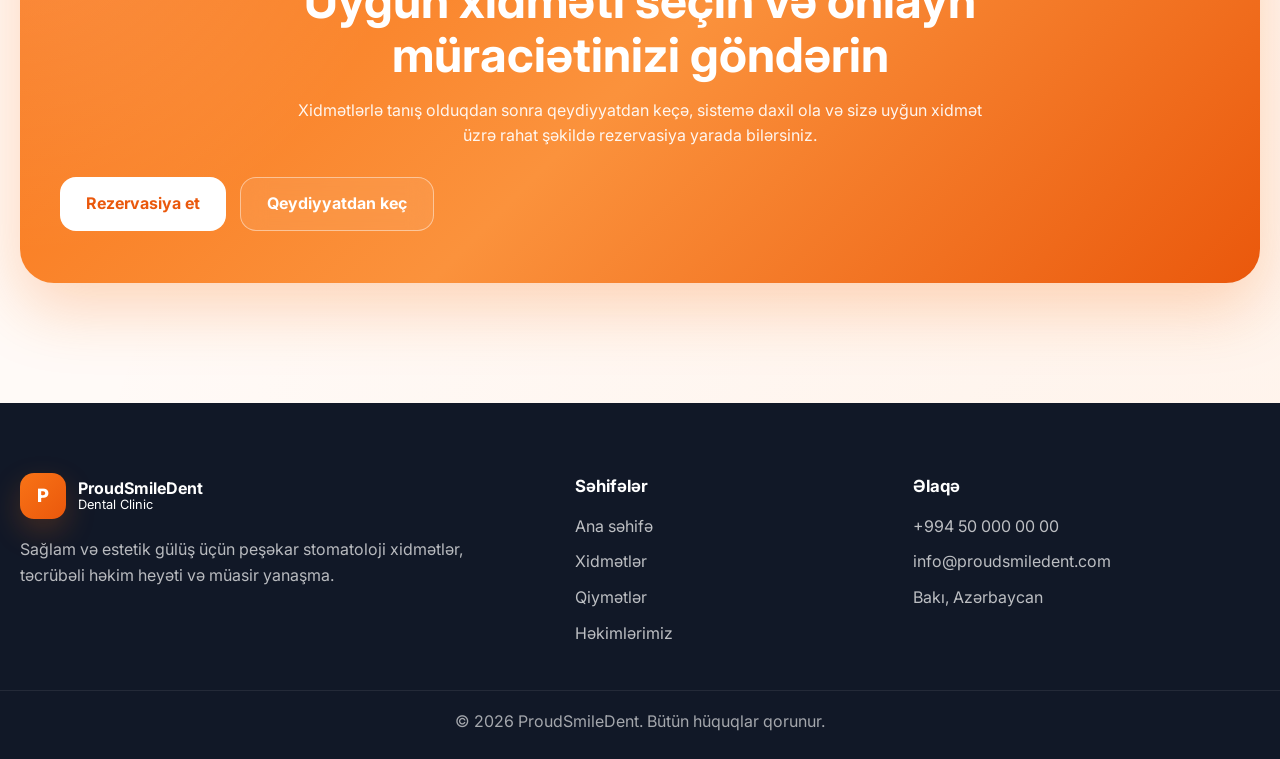
<file: ProudSmileDent/wwwroot/services.html>
﻿<!DOCTYPE html>
<html lang="az">
<head>
    <meta charset="UTF-8" />
    <meta name="viewport" content="width=device-width, initial-scale=1.0" />
    <title>Xidmətlər | ProudSmileDent</title>
    <meta name="description" content="ProudSmileDent klinikasının stomatoloji xidmətləri: terapevtik, estetik, ortopedik, ortodontik, implant və profilaktik qulluq." />
    <link rel="stylesheet" href="style.css" />
</head>
<body>
    <div class="page-loader" id="pageLoader">
        <div class="loader-ring"></div>
    </div>

    <div class="mobile-overlay" id="mobileOverlay"></div>

    <header class="site-header">
        <div class="container navbar">
            <a href="index.html" class="brand">
                <div class="brand-icon">P</div>
                <div class="brand-text">
                    <strong>ProudSmileDent</strong>
                    <span>Dental Clinic</span>
                </div>
            </a>

            <nav class="nav-menu" id="navMenu">
                <a href="index.html">Ana səhifə</a>
                <a href="services.html" class="active">Xidmətlər</a>
                <a href="prices.html">Qiymətlər</a>
                <a href="doctors.html">Həkimlərimiz</a>
                <a href="contact.html">Əlaqə</a>

                <a href="login.html" id="navLogin">Daxil ol</a>
                <a href="register.html" class="nav-register" id="navRegister">Qeydiyyat</a>

                <a href="my-reservations.html" id="navMyReservations" style="display:none;">Rezervasiyalarım</a>
                <a href="#" id="navLogout" style="display:none;">Çıxış</a>
            </nav>

            <button class="menu-toggle" id="menuToggle" aria-label="Menyunu aç">
                <span></span>
                <span></span>
                <span></span>
            </button>
        </div>
    </header>

    <main>
        <section class="page-hero">
            <div class="container">
                <div class="reveal">
                    <span class="section-chip">Xidmətlərimiz</span>
                    <h1>Peşəkar stomatoloji xidmətlərimiz</h1>
                    <p>
                        Klinikamızda terapevtik, estetik, ortopedik, ortodontik və cərrahi stomatologiya
                        sahəsində müasir və peşəkar xidmətlər təqdim olunur.
                    </p>
                </div>
            </div>
        </section>

        <section class="section">
            <div class="container">
                <div class="page-grid-3">
                    <article class="service-detail-card reveal">
                        <span class="section-chip">01</span>
                        <h3>Terapevtik stomatologiya</h3>
                        <p>
                            Gündəlik stomatoloji problemlərin həlli üçün dişlərin müalicəsi, çürük sahələrin
                            təmizlənməsi və bərpaedici prosedurlar həyata keçirilir.
                        </p>
                        <ul class="service-bullet-list">
                            <li>Plomb və diş bərpası</li>
                            <li>Kanal müalicəsi</li>
                            <li>Ştift tətbiqi</li>
                            <li>Diş ağrılarının səbəbinin aradan qaldırılması</li>
                        </ul>
                    </article>

                    <article class="service-detail-card reveal delay-1">
                        <span class="section-chip">02</span>
                        <h3>Estetik stomatologiya</h3>
                        <p>
                            Dişlərin görünüşünü yaxşılaşdırmaq, gülüşü daha estetik və harmonik göstərmək üçün
                            müasir üsullardan istifadə olunur.
                        </p>
                        <ul class="service-bullet-list">
                            <li>Vinir tətbiqi</li>
                            <li>Diş ağartma prosedurları</li>
                            <li>Estetik bərpa</li>
                            <li>Gülüş dizaynı yanaşması</li>
                        </ul>
                    </article>

                    <article class="service-detail-card reveal delay-2">
                        <span class="section-chip">03</span>
                        <h3>Ortopedik stomatologiya</h3>
                        <p>
                            Funksional və estetik nəticə üçün itirilmiş və ya zədələnmiş dişlərin bərpası
                            ortopedik həllərlə həyata keçirilir.
                        </p>
                        <ul class="service-bullet-list">
                            <li>Keramika bərpalar</li>
                            <li>Zirkon konstruksiyalar</li>
                            <li>Protez həlləri</li>
                            <li>İmplantüstü bərpa</li>
                        </ul>
                    </article>

                    <article class="service-detail-card reveal">
                        <span class="section-chip">04</span>
                        <h3>Ortodontik müalicə</h3>
                        <p>
                            Dişlərin düzülüşünü və çənə münasibətlərini yaxşılaşdırmaq üçün fərdi müalicə
                            planı əsasında ortodontik yanaşma tətbiq edilir.
                        </p>
                        <ul class="service-bullet-list">
                            <li>Breket sistemləri</li>
                            <li>Diş sırasının korreksiyası</li>
                            <li>Gülüş xəttinin harmoniyası</li>
                            <li>Müalicə sonrası müşahidə</li>
                        </ul>
                    </article>

                    <article class="service-detail-card reveal delay-1">
                        <span class="section-chip">05</span>
                        <h3>İmplant və cərrahi xidmətlər</h3>
                        <p>
                            Diş itkisi və cərrahi müdaxilə tələb edən hallarda təhlükəsiz, steril və peşəkar
                            müalicə prinsipləri ilə xidmət göstərilir.
                        </p>
                        <ul class="service-bullet-list">
                            <li>Diş çəkimi</li>
                            <li>İmplant yerləşdirilməsi</li>
                            <li>Cərrahi konsultasiya</li>
                            <li>Müalicədən sonrakı nəzarət</li>
                        </ul>
                    </article>

                    <article class="service-detail-card reveal delay-2">
                        <span class="section-chip">06</span>
                        <h3>Profilaktik qulluq və gigiyena</h3>
                        <p>
                            Ağız və diş sağlamlığını qorumaq üçün profilaktik prosedurlar və peşəkar gigiyenik
                            qulluq xidmətləri həyata keçirilir.
                        </p>
                        <ul class="service-bullet-list">
                            <li>Diş daşlarının təmizlənməsi</li>
                            <li>Diş lakı tətbiqi</li>
                            <li>Polirovka</li>
                            <li>Ağız gigiyenası üzrə tövsiyələr</li>
                        </ul>
                    </article>
                </div>
            </div>
        </section>

        <section class="section about-preview">
            <div class="container about-preview-grid">
                <div class="about-preview-content reveal">
                    <span class="section-chip">Peşəkar yanaşma</span>
                    <h2>Hər xidmət pasiyentin ehtiyacına uyğun planlanır</h2>
                    <p>
                        ProudSmileDent klinikasında hər bir müalicə pasiyentin ağız və diş sağlamlığına,
                        estetik gözləntisinə və ümumi rahatlığına uyğun şəkildə planlaşdırılır.
                    </p>
                    <p>
                        Məqsədimiz sadəcə prosedur icra etmək deyil, uzunmüddətli və keyfiyyətli nəticə əldə etməkdir.
                    </p>
                    <div class="about-preview-actions">
                        <a href="prices.html" class="btn btn-primary">Qiymətlərə bax</a>
                        <a href="reservation.html" class="btn btn-secondary">Rezervasiya et</a>
                    </div>
                </div>

                <div class="about-preview-boxes reveal delay-1">
                    <div class="mini-info-box">
                        <h3>Dəqiq diaqnostika</h3>
                        <p>Müalicədən əvvəl vəziyyət diqqətlə qiymətləndirilir və uyğun xidmət seçilir.</p>
                    </div>
                    <div class="mini-info-box">
                        <h3>Estetik nəticə</h3>
                        <p>Sağlamlıqla yanaşı dişlərin görünüşü və ümumi gülüş estetikası da nəzərə alınır.</p>
                    </div>
                    <div class="mini-info-box">
                        <h3>Rahat müalicə prosesi</h3>
                        <p>Pasiyentin rahatlığı və təhlükəsizliyi prosesin hər mərhələsində əsas tutulur.</p>
                    </div>
                </div>
            </div>
        </section>

        <section class="section">
            <div class="container">
                <div class="section-heading reveal">
                    <span class="section-chip">Əsas istiqamətlər</span>
                    <h2>Xidmətlərimizin üstün cəhətləri</h2>
                    <p>
                        Klinikamızda təqdim olunan bütün xidmətlər keyfiyyət, təhlükəsizlik və peşəkar yanaşma
                        prinsipləri əsasında qurulub.
                    </p>
                </div>

                <div class="info-grid">
                    <article class="info-card reveal">
                        <div class="info-icon">🔬</div>
                        <h3>Müasir yanaşma</h3>
                        <p>
                            Yeni texnologiyalar və rahat müalicə üsulları ilə xidmət keyfiyyəti daha yüksək səviyyəyə çatdırılır.
                        </p>
                    </article>

                    <article class="info-card reveal delay-1">
                        <div class="info-icon">🧡</div>
                        <h3>Pasiyent məmnuniyyəti</h3>
                        <p>
                            Hər müraciətdə diqqətli münasibət, aydın izah və rahat xidmət prosesi təmin olunur.
                        </p>
                    </article>

                    <article class="info-card reveal delay-2">
                        <div class="info-icon">📋</div>
                        <h3>Fərdi müalicə planı</h3>
                        <p>
                            Eyni xidmət hər pasiyentdə fərqli yanaşma tələb edə bilər və buna uyğun plan hazırlanır.
                        </p>
                    </article>

                    <article class="info-card reveal delay-3">
                        <div class="info-icon">✅</div>
                        <h3>Uzunmüddətli nəticə</h3>
                        <p>
                            Məqsəd yalnız qısa müddətli həll deyil, həm funksional, həm də estetik cəhətdən davamlı nəticədir.
                        </p>
                    </article>
                </div>
            </div>
        </section>

        <section class="section cta-section">
            <div class="container">
                <div class="cta-box reveal">
                    <span class="section-chip chip-light">Növbəti addım</span>
                    <h2>Uyğun xidməti seçin və onlayn müraciətinizi göndərin</h2>
                    <p>
                        Xidmətlərlə tanış olduqdan sonra qeydiyyatdan keçə, sistemə daxil ola və sizə uyğun
                        xidmət üzrə rahat şəkildə rezervasiya yarada bilərsiniz.
                    </p>
                    <div class="cta-actions">
                        <a href="#" class="btn btn-light" id="servicesReserveBtn">Rezervasiya et</a>
                        <a href="register.html" class="btn btn-outline-light">Qeydiyyatdan keç</a>
                    </div>
                </div>
            </div>
        </section>
    </main>

    <footer class="site-footer">
        <div class="container footer-grid">
            <div class="footer-brand">
                <div class="brand footer-brand-box">
                    <div class="brand-icon">P</div>
                    <div class="brand-text">
                        <strong>ProudSmileDent</strong>
                        <span>Dental Clinic</span>
                    </div>
                </div>
                <p>
                    Sağlam və estetik gülüş üçün peşəkar stomatoloji xidmətlər, təcrübəli həkim heyəti və müasir yanaşma.
                </p>
            </div>

            <div class="footer-column">
                <h4>Səhifələr</h4>
                <a href="index.html">Ana səhifə</a>
                <a href="services.html">Xidmətlər</a>
                <a href="prices.html">Qiymətlər</a>
                <a href="doctors.html">Həkimlərimiz</a>
            </div>

            <div class="footer-column">
                <h4>Əlaqə</h4>
                <p>+994 50 000 00 00</p>
                <p>info@proudsmiledent.com</p>
                <p>Bakı, Azərbaycan</p>
            </div>
        </div>

        <div class="footer-bottom">
            <p>© 2026 ProudSmileDent. Bütün hüquqlar qorunur.</p>
        </div>
    </footer>

    <script>
        const menuToggle = document.getElementById("menuToggle");
        const navMenu = document.getElementById("navMenu");
        const mobileOverlay = document.getElementById("mobileOverlay");
        const pageLoader = document.getElementById("pageLoader");

        const navLogin = document.getElementById("navLogin");
        const navRegister = document.getElementById("navRegister");
        const navMyReservations = document.getElementById("navMyReservations");
        const navLogout = document.getElementById("navLogout");

        if (menuToggle) {
            menuToggle.addEventListener("click", () => {
                navMenu.classList.toggle("active");
                menuToggle.classList.toggle("active");
                mobileOverlay.classList.toggle("active");
            });
        }

        if (mobileOverlay) {
            mobileOverlay.addEventListener("click", () => {
                navMenu.classList.remove("active");
                menuToggle.classList.remove("active");
                mobileOverlay.classList.remove("active");
            });
        }

        window.addEventListener("load", () => {
            if (pageLoader) {
                pageLoader.classList.add("hide");
            }
        });
        function showToast(message, type = "info") {
            const toastBox = document.getElementById("toastBox");

            const toast = document.createElement("div");
            toast.className = `toast-message ${type}`;
            toast.textContent = message;

            toastBox.appendChild(toast);

            setTimeout(() => {
                toast.classList.add("show");
            }, 10);

            setTimeout(() => {
                toast.classList.remove("show");
                setTimeout(() => {
                    toast.remove();
                }, 300);
            }, 2500);
        }
        const revealElements = document.querySelectorAll(".reveal");

        function revealOnScroll() {
            const triggerBottom = window.innerHeight * 0.88;

            revealElements.forEach((el) => {
                const rectTop = el.getBoundingClientRect().top;
                if (rectTop < triggerBottom) {
                    el.classList.add("show");
                }
            });
        }

        window.addEventListener("scroll", revealOnScroll);
        window.addEventListener("load", revealOnScroll);

        const currentUser = JSON.parse(localStorage.getItem("user") || "null");

        if (currentUser) {
            navLogin.style.display = "none";
            navRegister.style.display = "none";
            navMyReservations.style.display = "inline-flex";
            navLogout.style.display = "inline-flex";
        } else {
            navLogin.style.display = "inline-flex";
            navRegister.style.display = "inline-flex";
            navMyReservations.style.display = "none";
            navLogout.style.display = "none";
        }

        navLogout.addEventListener("click", function (e) {
            e.preventDefault();
            localStorage.removeItem("user");
            window.location.href = "login.html";
        });
        const servicesReserveBtn = document.getElementById("servicesReserveBtn");

        if (servicesReserveBtn) {
            servicesReserveBtn.addEventListener("click", function (e) {
                e.preventDefault();

                const currentUser = JSON.parse(localStorage.getItem("user") || "null");

                if (currentUser) {
                    window.location.href = "reservation.html";
                } else {
                    showToast("Rezervasiya üçün əvvəlcə daxil olun.", "info");

                    setTimeout(() => {
                        window.location.href = "login.html";
                    }, 900);
                }
            });
        }
    </script>
    <div id="toastBox" class="toast-box"></div>
</body>
</html>
</file>
<file: ProudSmileDent/wwwroot/style.css>
﻿@import url('https://fonts.googleapis.com/css2?family=Inter:wght@400;500;600;700;800&display=swap');

:root {
    --primary: #f97316;
    --primary-dark: #ea580c;
    --primary-soft: #fff7ed;
    --text: #1f2937;
    --muted: #6b7280;
    --white: #ffffff;
    --border: rgba(148, 163, 184, 0.2);
    --shadow: 0 20px 60px rgba(15, 23, 42, 0.08);
    --shadow-hover: 0 25px 80px rgba(249, 115, 22, 0.18);
    --radius: 24px;
    --radius-md: 18px;
    --radius-sm: 14px;
    --container: 1240px;
    --header-height: 88px;
    --transition: all 0.35s ease;
    --dark: #0f172a;
}

* {
    margin: 0;
    padding: 0;
    box-sizing: border-box;
}

html {
    scroll-behavior: smooth;
}

body {
    font-family: 'Inter', sans-serif;
    color: var(--text);
    background: radial-gradient(circle at top left, rgba(249, 115, 22, 0.08), transparent 30%), radial-gradient(circle at bottom right, rgba(251, 146, 60, 0.08), transparent 30%), #fffaf7;
    line-height: 1.6;
    overflow-x: hidden;
}

img {
    max-width: 100%;
    display: block;
}

a {
    text-decoration: none;
    color: inherit;
}

button,
input,
textarea,
select {
    font: inherit;
    outline: none;
}

button {
    border: none;
    background: none;
    cursor: pointer;
}

.container {
    width: min(100% - 32px, var(--container));
    margin: 0 auto;
}

.section {
    padding: 110px 0;
}

.section-heading {
    max-width: 760px;
    margin: 0 auto 56px;
    text-align: center;
}

    .section-heading h2 {
        font-size: clamp(2rem, 4vw, 3rem);
        line-height: 1.15;
        margin: 16px 0 16px;
        font-weight: 800;
        color: var(--dark);
    }

    .section-heading p {
        color: var(--muted);
        font-size: 1.05rem;
    }

.section-chip {
    display: inline-flex;
    align-items: center;
    justify-content: center;
    padding: 10px 18px;
    border-radius: 999px;
    background: rgba(249, 115, 22, 0.12);
    color: var(--primary-dark);
    font-size: 0.9rem;
    font-weight: 700;
    letter-spacing: 0.2px;
}

.chip-light {
    background: rgba(255, 255, 255, 0.18);
    color: var(--white);
}

.btn {
    display: inline-flex;
    align-items: center;
    justify-content: center;
    gap: 10px;
    min-height: 54px;
    padding: 0 26px;
    border-radius: 16px;
    font-weight: 700;
    transition: var(--transition);
    position: relative;
    overflow: hidden;
}

    .btn:hover {
        transform: translateY(-3px);
    }

.btn-primary {
    background: linear-gradient(135deg, var(--primary), var(--primary-dark));
    color: var(--white);
    box-shadow: 0 16px 35px rgba(249, 115, 22, 0.28);
}

    .btn-primary:hover {
        box-shadow: 0 20px 45px rgba(249, 115, 22, 0.38);
    }

.btn-secondary {
    border: 1px solid rgba(249, 115, 22, 0.2);
    background: rgba(255, 255, 255, 0.8);
    color: var(--text);
    backdrop-filter: blur(10px);
}

    .btn-secondary:hover {
        border-color: rgba(249, 115, 22, 0.45);
        background: var(--white);
    }

.btn-light {
    background: var(--white);
    color: var(--primary-dark);
}

.btn-outline-light {
    border: 1px solid rgba(255, 255, 255, 0.45);
    color: var(--white);
    background: rgba(255, 255, 255, 0.08);
    backdrop-filter: blur(12px);
}

.full-btn {
    width: 100%;
}

.page-loader {
    position: fixed;
    inset: 0;
    background: linear-gradient(180deg, #fffaf7, #fff3eb);
    display: flex;
    align-items: center;
    justify-content: center;
    z-index: 2000;
    transition: opacity 0.45s ease, visibility 0.45s ease;
}

    .page-loader.hide {
        opacity: 0;
        visibility: hidden;
    }

.loader-ring {
    width: 64px;
    height: 64px;
    border-radius: 50%;
    border: 4px solid rgba(249, 115, 22, 0.18);
    border-top-color: var(--primary);
    animation: spin 0.9s linear infinite;
}

@keyframes spin {
    to {
        transform: rotate(360deg);
    }
}

.mobile-overlay {
    position: fixed;
    inset: 0;
    background: rgba(15, 23, 42, 0.45);
    opacity: 0;
    visibility: hidden;
    transition: var(--transition);
    z-index: 90;
}

    .mobile-overlay.active {
        opacity: 1;
        visibility: visible;
    }

.site-header {
    position: sticky;
    top: 0;
    z-index: 100;
    backdrop-filter: blur(18px);
    background: rgba(255, 250, 247, 0.8);
    border-bottom: 1px solid rgba(148, 163, 184, 0.12);
}

.navbar {
    min-height: var(--header-height);
    display: flex;
    align-items: center;
    justify-content: space-between;
    gap: 16px;
}

.brand {
    display: flex;
    align-items: center;
    gap: 12px;
    min-width: fit-content;
}

.brand-icon {
    width: 46px;
    height: 46px;
    border-radius: 14px;
    display: grid;
    place-items: center;
    background: linear-gradient(135deg, var(--primary), var(--primary-dark));
    color: var(--white);
    font-weight: 800;
    font-size: 1.15rem;
    box-shadow: 0 12px 30px rgba(249, 115, 22, 0.22);
}

.brand-text {
    display: flex;
    flex-direction: column;
    line-height: 1.1;
}

    .brand-text strong {
        font-size: 1rem;
        color: var(--dark);
    }

    .brand-text span {
        font-size: 0.8rem;
        color: var(--muted);
    }

.nav-menu {
    display: flex;
    align-items: center;
    gap: 10px;
}

    .nav-menu a {
        padding: 10px 14px;
        border-radius: 12px;
        color: #374151;
        font-size: 0.96rem;
        font-weight: 600;
        transition: var(--transition);
    }

        .nav-menu a:hover,
        .nav-menu a.active {
            color: var(--primary-dark);
            background: rgba(249, 115, 22, 0.08);
        }

.nav-register {
    background: linear-gradient(135deg, var(--primary), var(--primary-dark));
    color: var(--white) !important;
    box-shadow: 0 10px 24px rgba(249, 115, 22, 0.22);
}

    .nav-register:hover {
        transform: translateY(-2px);
        background: linear-gradient(135deg, #fb8c3a, var(--primary-dark));
    }

.menu-toggle {
    width: 48px;
    height: 48px;
    border-radius: 14px;
    display: none;
    align-items: center;
    justify-content: center;
    gap: 5px;
    flex-direction: column;
    background: rgba(249, 115, 22, 0.08);
}

    .menu-toggle span {
        width: 22px;
        height: 2.5px;
        background: var(--dark);
        border-radius: 999px;
        transition: var(--transition);
    }

    .menu-toggle.active span:nth-child(1) {
        transform: translateY(7px) rotate(45deg);
    }

    .menu-toggle.active span:nth-child(2) {
        opacity: 0;
    }

    .menu-toggle.active span:nth-child(3) {
        transform: translateY(-7px) rotate(-45deg);
    }

.hero-section {
    position: relative;
    min-height: calc(100vh - var(--header-height));
    display: flex;
    align-items: center;
    overflow: hidden;
    padding: 60px 0 80px;
}

.hero-bg {
    position: absolute;
    inset: 0;
    background: linear-gradient(rgba(255, 250, 247, 0.2), rgba(255, 250, 247, 0.3)), url('https://images.unsplash.com/photo-1606811841689-23dfddce3e95?auto=format&fit=crop&w=1600&q=80') center/cover no-repeat;
    transform: scale(1.04);
}

.hero-gradient {
    position: absolute;
    inset: 0;
    background: linear-gradient(90deg, rgba(255, 250, 247, 0.96) 0%, rgba(255, 250, 247, 0.82) 44%, rgba(255, 250, 247, 0.35) 100%);
}

.hero-content {
    position: relative;
    z-index: 2;
    display: grid;
    grid-template-columns: 1.2fr 0.8fr;
    align-items: center;
    gap: 48px;
}

.hero-left h1 {
    font-size: clamp(2.5rem, 5vw, 4.6rem);
    line-height: 1.08;
    letter-spacing: -1.5px;
    color: var(--dark);
    font-weight: 800;
    margin: 18px 0 22px;
    max-width: 760px;
}

.hero-left p {
    max-width: 650px;
    font-size: 1.08rem;
    color: #4b5563;
}

.hero-actions {
    margin-top: 30px;
    display: flex;
    flex-wrap: wrap;
    gap: 14px;
}

.hero-features {
    margin-top: 38px;
    display: grid;
    grid-template-columns: repeat(3, minmax(0, 1fr));
    gap: 16px;
    max-width: 760px;
}

.hero-feature-card {
    background: rgba(255, 255, 255, 0.75);
    border: 1px solid rgba(249, 115, 22, 0.12);
    box-shadow: var(--shadow);
    border-radius: 22px;
    padding: 22px 18px;
    backdrop-filter: blur(14px);
    transition: var(--transition);
}

    .hero-feature-card:hover {
        transform: translateY(-5px);
        box-shadow: var(--shadow-hover);
    }

    .hero-feature-card strong {
        display: block;
        font-size: 1.3rem;
        color: var(--primary-dark);
        margin-bottom: 6px;
    }

    .hero-feature-card span {
        color: var(--muted);
        font-size: 0.95rem;
    }

.glass-card {
    background: rgba(255, 255, 255, 0.68);
    border: 1px solid rgba(255, 255, 255, 0.7);
    box-shadow: 0 24px 70px rgba(15, 23, 42, 0.13);
    backdrop-filter: blur(20px);
}

.hero-info-card {
    border-radius: 30px;
    padding: 32px;
    max-width: 430px;
    margin-left: auto;
}

.hero-card-top h3 {
    font-size: 1.7rem;
    color: var(--dark);
    margin: 12px 0 12px;
}

.hero-card-top p {
    color: var(--muted);
}

.mini-badge {
    display: inline-flex;
    padding: 8px 14px;
    border-radius: 999px;
    background: rgba(249, 115, 22, 0.1);
    color: var(--primary-dark);
    font-size: 0.82rem;
    font-weight: 700;
}

.hero-card-list {
    margin: 26px 0 28px;
    display: grid;
    gap: 14px;
}

.hero-card-item {
    display: flex;
    align-items: center;
    gap: 12px;
    padding: 14px 16px;
    border-radius: 16px;
    background: rgba(255, 255, 255, 0.65);
    border: 1px solid rgba(249, 115, 22, 0.1);
}

    .hero-card-item p {
        color: #374151;
        font-weight: 600;
    }

.dot {
    width: 10px;
    height: 10px;
    min-width: 10px;
    border-radius: 50%;
    background: linear-gradient(135deg, var(--primary), var(--primary-dark));
    box-shadow: 0 0 0 6px rgba(249, 115, 22, 0.12);
}

.info-section {
    position: relative;
}

.info-grid,
.services-preview-grid,
.doctors-preview-grid {
    display: grid;
    grid-template-columns: repeat(4, minmax(0, 1fr));
    gap: 24px;
}

.info-card,
.service-preview-card,
.doctor-preview-card,
.mini-info-box,
.prices-preview-card,
.branch-card,
.contact-form,
.contact-item,
.form-card,
.price-card,
.doctor-detail-card,
.service-detail-card {
    background: rgba(255, 255, 255, 0.84);
    border: 1px solid var(--border);
    box-shadow: var(--shadow);
    transition: var(--transition);
}

    .info-card:hover,
    .service-preview-card:hover,
    .doctor-preview-card:hover,
    .mini-info-box:hover,
    .prices-preview-card:hover,
    .branch-card:hover,
    .contact-item:hover,
    .price-card:hover,
    .doctor-detail-card:hover,
    .service-detail-card:hover {
        transform: translateY(-8px);
        box-shadow: var(--shadow-hover);
        border-color: rgba(249, 115, 22, 0.24);
    }

.info-card {
    padding: 28px 24px;
    border-radius: 26px;
}

.info-icon {
    width: 62px;
    height: 62px;
    display: grid;
    place-items: center;
    border-radius: 18px;
    font-size: 1.5rem;
    margin-bottom: 18px;
    background: linear-gradient(135deg, rgba(249, 115, 22, 0.13), rgba(251, 146, 60, 0.2));
}

.info-card h3 {
    font-size: 1.2rem;
    margin-bottom: 12px;
    color: var(--dark);
}

.info-card p {
    color: var(--muted);
}

.about-preview {
    background: linear-gradient(180deg, rgba(255, 247, 237, 0.6), rgba(255, 250, 247, 0.2));
}

.about-preview-grid,
.prices-preview-grid,
.contact-grid {
    display: grid;
    grid-template-columns: 1.05fr 0.95fr;
    gap: 34px;
    align-items: center;
}

.about-preview-content h2,
.prices-preview-content h2,
.contact-info h2 {
    font-size: clamp(2rem, 4vw, 3rem);
    line-height: 1.12;
    margin: 16px 0 18px;
    color: var(--dark);
}

.about-preview-content p,
.prices-preview-content p,
.contact-info p {
    color: var(--muted);
    margin-bottom: 16px;
    max-width: 650px;
}

.about-preview-actions,
.cta-actions {
    display: flex;
    flex-wrap: wrap;
    gap: 14px;
    margin-top: 28px;
}

.about-preview-boxes {
    display: grid;
    gap: 20px;
}

.mini-info-box {
    padding: 26px;
    border-radius: 24px;
}

    .mini-info-box h3 {
        font-size: 1.15rem;
        color: var(--dark);
        margin-bottom: 10px;
    }

    .mini-info-box p {
        color: var(--muted);
    }

.service-preview-card {
    padding: 28px 24px;
    border-radius: 26px;
    min-height: 220px;
    position: relative;
    overflow: hidden;
}

    .service-preview-card::before {
        content: "";
        position: absolute;
        top: -70px;
        right: -70px;
        width: 150px;
        height: 150px;
        border-radius: 50%;
        background: rgba(249, 115, 22, 0.08);
        transition: var(--transition);
    }

    .service-preview-card:hover::before {
        transform: scale(1.18);
    }

    .service-preview-card h3 {
        font-size: 1.18rem;
        margin-bottom: 14px;
        color: var(--dark);
        position: relative;
        z-index: 1;
    }

    .service-preview-card p {
        color: var(--muted);
        position: relative;
        z-index: 1;
    }

.center-button {
    text-align: center;
    margin-top: 38px;
}

.doctor-preview-card {
    padding: 28px 24px;
    border-radius: 26px;
    text-align: center;
}

.doctor-avatar {
    width: 72px;
    height: 72px;
    margin: 0 auto 18px;
    border-radius: 22px;
    display: grid;
    place-items: center;
    background: linear-gradient(135deg, var(--primary), var(--primary-dark));
    color: var(--white);
    font-size: 1.5rem;
    font-weight: 800;
    box-shadow: 0 16px 32px rgba(249, 115, 22, 0.28);
}

.doctor-preview-card h3 {
    font-size: 1.08rem;
    color: var(--dark);
    margin-bottom: 6px;
}

.doctor-preview-card span {
    display: inline-block;
    color: var(--primary-dark);
    font-weight: 700;
    font-size: 0.92rem;
    margin-bottom: 12px;
}

.doctor-preview-card p {
    color: var(--muted);
}

.price-highlights {
    list-style: none;
    display: grid;
    gap: 12px;
    margin: 26px 0 28px;
}

    .price-highlights li {
        padding: 14px 18px;
        border-radius: 16px;
        background: rgba(255, 255, 255, 0.72);
        border: 1px solid rgba(249, 115, 22, 0.12);
        color: #374151;
        font-weight: 600;
    }

.prices-preview-card {
    border-radius: 30px;
    padding: 30px;
}

    .prices-preview-card h3 {
        font-size: 1.45rem;
        color: var(--dark);
        margin-bottom: 20px;
    }

.mini-price-list {
    display: grid;
    gap: 14px;
}

.mini-price-row,
.price-row {
    display: flex;
    align-items: center;
    justify-content: space-between;
    gap: 20px;
    padding: 16px 0;
    border-bottom: 1px solid rgba(148, 163, 184, 0.16);
}

    .mini-price-row:last-child,
    .price-row:last-child {
        border-bottom: none;
    }

    .mini-price-row span,
    .price-row span {
        color: #374151;
        font-weight: 600;
    }

    .mini-price-row strong,
    .price-row strong {
        color: var(--primary-dark);
        font-weight: 800;
        text-align: right;
    }

.cta-section {
    padding-top: 30px;
    padding-bottom: 120px;
}

.cta-box {
    position: relative;
    overflow: hidden;
    border-radius: 34px;
    padding: 52px 40px;
    text-align: center;
    color: var(--white);
    background: radial-gradient(circle at top left, rgba(255,255,255,0.18), transparent 30%), linear-gradient(135deg, var(--primary), #fb923c, var(--primary-dark));
    box-shadow: 0 24px 65px rgba(249, 115, 22, 0.28);
}

    .cta-box h2 {
        font-size: clamp(2rem, 4vw, 3rem);
        line-height: 1.12;
        margin: 18px auto 16px;
        max-width: 760px;
    }

    .cta-box p {
        max-width: 700px;
        margin: 0 auto;
        color: rgba(255, 255, 255, 0.92);
    }

.site-footer {
    background: #111827;
    color: rgba(255, 255, 255, 0.86);
    padding-top: 70px;
}

.footer-grid {
    display: grid;
    grid-template-columns: 1.2fr 0.7fr 0.8fr;
    gap: 34px;
    padding-bottom: 34px;
}

.footer-brand p {
    margin-top: 18px;
    color: rgba(255, 255, 255, 0.7);
    max-width: 460px;
}

.footer-brand-box .brand-text strong,
.footer-brand-box .brand-text span {
    color: var(--white);
}

.footer-column h4 {
    margin-bottom: 14px;
    color: var(--white);
    font-size: 1.05rem;
}

.footer-column a,
.footer-column p {
    display: block;
    margin-bottom: 10px;
    color: rgba(255, 255, 255, 0.72);
}

    .footer-column a:hover {
        color: #fdba74;
    }

.footer-bottom {
    border-top: 1px solid rgba(255, 255, 255, 0.08);
    text-align: center;
    padding: 18px 12px 24px;
    color: rgba(255, 255, 255, 0.62);
}

<<<<<<< HEAD
 
=======

>>>>>>> 2386656b82fc8776b7038d584c6b493cf03b5b3d
.page-hero {
    padding: 90px 0 40px;
    text-align: center;
}

    .page-hero h1 {
        font-size: clamp(2.2rem, 4vw, 3.6rem);
        line-height: 1.12;
        color: var(--dark);
        margin: 18px auto 16px;
        max-width: 840px;
    }

    .page-hero p {
        max-width: 760px;
        margin: 0 auto;
        color: var(--muted);
        font-size: 1.03rem;
    }

.page-grid-3 {
    display: grid;
    grid-template-columns: repeat(3, minmax(0, 1fr));
    gap: 24px;
}

.page-grid-2 {
    display: grid;
    grid-template-columns: repeat(2, minmax(0, 1fr));
    gap: 24px;
}

.service-detail-card,
.price-card,
.doctor-detail-card,
.form-card {
    border-radius: 28px;
    padding: 30px 26px;
}

    .service-detail-card h3,
    .price-card h3,
    .doctor-detail-card h3,
    .form-card h2 {
        color: var(--dark);
        margin-bottom: 14px;
        font-size: 1.3rem;
    }

    .service-detail-card p,
    .price-card p,
    .doctor-detail-card p {
        color: var(--muted);
    }

.service-bullet-list,
.doctor-list,
.contact-list {
    list-style: none;
    display: grid;
    gap: 14px;
    margin-top: 18px;
}

    .service-bullet-list li,
    .doctor-list li {
        padding: 14px 16px;
        border-radius: 16px;
        background: rgba(249, 115, 22, 0.06);
        color: #374151;
        border: 1px solid rgba(249, 115, 22, 0.08);
    }

.prices-wrapper {
    display: grid;
    grid-template-columns: repeat(2, minmax(0, 1fr));
    gap: 26px;
}

.price-box {
    background: rgba(255, 255, 255, 0.88);
    border: 1px solid var(--border);
    border-radius: 30px;
    box-shadow: var(--shadow);
    padding: 28px 28px 18px;
    transition: var(--transition);
}

    .price-box:hover {
        transform: translateY(-8px);
        box-shadow: var(--shadow-hover);
    }

.price-box-header {
    margin-bottom: 16px;
}

    .price-box-header h3 {
        font-size: 1.4rem;
        color: var(--dark);
    }

.price-list {
    display: grid;
}

.contact-grid {
    align-items: stretch;
}

.contact-list {
    margin-top: 26px;
}

.contact-item {
    padding: 20px 22px;
    border-radius: 22px;
}

    .contact-item h4 {
        font-size: 1rem;
        color: var(--dark);
        margin-bottom: 6px;
    }

    .contact-item p {
        color: var(--muted);
        margin: 0;
    }

.contact-form,
.form-card {
    padding: 30px;
    border-radius: 28px;
}

    .contact-form h3 {
        font-size: 1.45rem;
        color: var(--dark);
        margin-bottom: 18px;
    }

    .contact-form input,
    .contact-form textarea,
    .form-card input,
    .form-card textarea,
    .form-card select {
        width: 100%;
        border: 1px solid rgba(148, 163, 184, 0.24);
        background: rgba(255, 255, 255, 0.94);
        border-radius: 16px;
        padding: 16px 16px;
        color: var(--text);
        transition: var(--transition);
    }

    .contact-form input,
    .contact-form textarea {
        margin-bottom: 14px;
    }

    .form-card form {
        display: grid;
        gap: 14px;
    }

    .contact-form input:focus,
    .contact-form textarea:focus,
    .form-card input:focus,
    .form-card textarea:focus,
    .form-card select:focus {
        border-color: rgba(249, 115, 22, 0.45);
        box-shadow: 0 0 0 4px rgba(249, 115, 22, 0.1);
    }

.form-subtext {
    color: var(--muted);
    margin-bottom: 20px;
}

.form-footer-link {
    margin-top: 16px;
    color: var(--muted);
    text-align: center;
}

    .form-footer-link a {
        color: var(--primary-dark);
        font-weight: 700;
    }

.doctor-detail-card {
    text-align: center;
}

    .doctor-detail-card .doctor-avatar {
        margin-bottom: 16px;
    }

.reveal {
    opacity: 0;
    transform: translateY(36px);
    transition: opacity 0.8s ease, transform 0.8s ease;
}

    .reveal.show {
        opacity: 1;
        transform: translateY(0);
    }

.delay-1 {
    transition-delay: 0.08s;
}

.delay-2 {
    transition-delay: 0.16s;
}

.delay-3 {
    transition-delay: 0.24s;
}

.toast-box {
    position: fixed;
    top: 24px;
    right: 24px;
    z-index: 9999;
    display: flex;
    flex-direction: column;
    gap: 12px;
}

.toast-message {
    min-width: 260px;
    max-width: 360px;
    padding: 14px 18px;
    border-radius: 14px;
    color: #fff;
    font-weight: 600;
    box-shadow: 0 12px 30px rgba(0, 0, 0, 0.15);
    transform: translateY(-12px);
    opacity: 0;
    transition: all 0.3s ease;
}

    .toast-message.show {
        transform: translateY(0);
        opacity: 1;
    }

    .toast-message.error {
        background: linear-gradient(135deg, #ef4444, #dc2626);
    }

    .toast-message.success {
        background: linear-gradient(135deg, #22c55e, #16a34a);
    }

    .toast-message.info {
        background: linear-gradient(135deg, #f97316, #ea580c);
    }

.confirm-modal {
    position: fixed;
    inset: 0;
    background: rgba(15, 23, 42, 0.45);
    display: flex;
    align-items: center;
    justify-content: center;
    padding: 20px;
    opacity: 0;
    visibility: hidden;
    transition: all 0.25s ease;
    z-index: 9998;
}

    .confirm-modal.show {
        opacity: 1;
        visibility: visible;
    }

.confirm-modal-content {
    width: 100%;
    max-width: 420px;
    background: #ffffff;
    border-radius: 24px;
    padding: 28px 24px;
    box-shadow: 0 24px 60px rgba(15, 23, 42, 0.18);
    transform: translateY(10px) scale(0.98);
    transition: all 0.25s ease;
}

.confirm-modal.show .confirm-modal-content {
    transform: translateY(0) scale(1);
}

.confirm-modal-content h3 {
    font-size: 1.35rem;
    color: #111827;
    margin-bottom: 10px;
}

.confirm-modal-content p {
    color: #6b7280;
    margin-bottom: 20px;
}

.confirm-modal-actions {
    display: flex;
    gap: 12px;
    justify-content: flex-end;
    flex-wrap: wrap;
}


.admin-status-modal {
    max-width: 680px !important;
    padding: 0 !important;
    overflow: hidden;
    border-radius: 28px !important;
}

.admin-status-header {
    padding: 26px 28px;
    background: linear-gradient(135deg, #f97316, #ea580c);
    color: #fff;
}

    .admin-status-header span {
        display: inline-flex;
        padding: 7px 13px;
        border-radius: 999px;
        background: rgba(255,255,255,.18);
        font-weight: 800;
        font-size: 13px;
        margin-bottom: 12px;
    }

    .admin-status-header h3 {
        color: #fff;
        margin: 0;
        font-size: 26px;
    }

    .admin-status-header p {
        color: rgba(255,255,255,.9);
        margin: 8px 0 0;
    }

.admin-status-body {
    padding: 24px 28px 28px;
}

.reject-box {
    display: none;
    margin-top: 18px;
    padding: 18px;
    border-radius: 20px;
    background: #fff7ed;
    border: 1px solid #fed7aa;
}

.reject-label {
    display: block;
    font-weight: 800;
    color: #9a3412;
    margin-bottom: 8px;
}

.reject-box textarea {
    width: 100%;
    min-height: 130px;
    resize: vertical;
    border-radius: 16px;
    border: 1px solid #fed7aa;
    padding: 14px 15px;
    background: #fff;
    transition: .25s ease;
}

    .reject-box textarea:focus {
        border-color: #f97316;
        box-shadow: 0 0 0 4px rgba(249,115,22,.13);
    }

.reject-hint {
    margin-top: 9px;
    color: #9a3412;
    font-size: 13px;
    line-height: 1.5;
}

.status-info-box {
    display: flex;
    gap: 12px;
    background: #f9fafb;
    border: 1px solid #e5e7eb;
    border-radius: 18px;
    padding: 14px;
    color: #4b5563;
}

.status-info-icon {
    width: 34px;
    height: 34px;
    border-radius: 12px;
    background: #f97316;
    color: #fff;
    display: grid;
    place-items: center;
    font-weight: 900;
    flex: 0 0 auto;
}



.online-chat-card {
    overflow: hidden;
    padding: 0 !important;
    border-radius: 30px;
}

.chat-header {
    background: linear-gradient(135deg, #f97316, #ea580c);
    color: #fff;
    padding: 26px 28px;
}

    .chat-header span {
        display: inline-flex;
        padding: 7px 13px;
        border-radius: 999px;
        background: rgba(255,255,255,.18);
        font-weight: 800;
        font-size: 13px;
        margin-bottom: 12px;
    }

    .chat-header h2 {
        color: #fff;
        margin: 0;
        font-size: 28px;
    }

    .chat-header p {
        color: rgba(255,255,255,.9);
        margin: 8px 0 0;
    }

.chat-body {
    padding: 24px 28px 28px;
    background: #fff;
}

.chat-window {
    height: 340px;
    overflow-y: auto;
    border: 1px solid #fed7aa;
    background: linear-gradient(180deg, #fff7ed, #fff);
    border-radius: 22px;
    padding: 18px;
    display: flex;
    flex-direction: column;
    gap: 12px;
}

.chat-bubble {
    max-width: 78%;
    padding: 12px 15px;
    border-radius: 18px;
    font-size: 14px;
    line-height: 1.5;
}

    .chat-bubble.admin {
        background: #fff;
        border: 1px solid #ffedd5;
        color: #374151;
        align-self: flex-start;
        border-bottom-left-radius: 6px;
    }

    .chat-bubble.user {
        background: linear-gradient(135deg, #f97316, #ea580c);
        color: #fff;
        align-self: flex-end;
        border-bottom-right-radius: 6px;
    }

.chat-input-area {
    display: grid;
    grid-template-columns: 1fr auto;
    gap: 12px;
    margin-top: 14px;
}

    .chat-input-area input {
        width: 100%;
        border: 1px solid #e5e7eb;
        border-radius: 16px;
        padding: 14px 15px;
        outline: none;
        background: #fff;
    }

        .chat-input-area input:focus {
            border-color: #f97316;
            box-shadow: 0 0 0 4px rgba(249,115,22,.13);
        }

.chat-note {
    margin-top: 10px;
    color: #6b7280;
    font-size: 13px;
}


.admin-status-modal {
    max-width: 680px !important;
    padding: 0 !important;
    overflow: hidden;
    border-radius: 28px !important;
}

.admin-status-header {
    padding: 26px 28px;
    background: linear-gradient(135deg, #f97316, #ea580c);
    color: #fff;
}

    .admin-status-header span {
        display: inline-flex;
        padding: 7px 13px;
        border-radius: 999px;
        background: rgba(255,255,255,.18);
        font-weight: 800;
        font-size: 13px;
        margin-bottom: 12px;
    }

    .admin-status-header h3 {
        color: #fff;
        margin: 0;
        font-size: 26px;
    }

    .admin-status-header p {
        color: rgba(255,255,255,.9);
        margin: 8px 0 0;
    }

.admin-status-body {
    padding: 24px 28px 28px;
}

.reject-box {
    display: none;
    margin-top: 18px;
    padding: 18px;
    border-radius: 20px;
    background: #fff7ed;
    border: 1px solid #fed7aa;
}

.reject-label {
    display: block;
    font-weight: 800;
    color: #9a3412;
    margin-bottom: 8px;
}

.reject-box textarea {
    width: 100%;
    min-height: 130px;
    resize: vertical;
    border-radius: 16px;
    border: 1px solid #fed7aa;
    padding: 14px 15px;
    background: #fff;
    transition: .25s ease;
}

    .reject-box textarea:focus {
        border-color: #f97316;
        box-shadow: 0 0 0 4px rgba(249,115,22,.13);
    }

.reject-hint {
    margin-top: 9px;
    color: #9a3412;
    font-size: 13px;
    line-height: 1.5;
}

.status-info-box {
    display: flex;
    gap: 12px;
    background: #f9fafb;
    border: 1px solid #e5e7eb;
    border-radius: 18px;
    padding: 14px;
    color: #4b5563;
}

.status-info-icon {
    width: 34px;
    height: 34px;
    border-radius: 12px;
    background: #f97316;
    color: #fff;
    display: grid;
    place-items: center;
    font-weight: 900;
    flex: 0 0 auto;
}

.admin-chat-shell {
    overflow: hidden;
    padding: 0 !important;
    border-radius: 30px;
}

.admin-chat-top {
    background: linear-gradient(135deg, #111827, #f97316);
    padding: 26px 28px;
    color: #fff;
    display: flex;
    justify-content: space-between;
    gap: 18px;
    flex-wrap: wrap;
    align-items: center;
}

    .admin-chat-top span {
        display: inline-flex;
        padding: 7px 13px;
        border-radius: 999px;
        background: rgba(255,255,255,.18);
        font-weight: 800;
        font-size: 13px;
        margin-bottom: 10px;
    }

    .admin-chat-top h2 {
        color: #fff;
        margin: 0;
        font-size: 28px;
    }

    .admin-chat-top p {
        margin: 8px 0 0;
        color: rgba(255,255,255,.9);
    }

.admin-chat-body {
    padding: 24px 28px 28px;
    background: #fff;
}

.admin-chat-toolbar {
    display: flex;
    justify-content: space-between;
    align-items: center;
    gap: 12px;
    flex-wrap: wrap;
    background: #fff7ed;
    border: 1px solid #fed7aa;
    border-radius: 20px;
    padding: 14px;
    margin-bottom: 18px;
}

    .admin-chat-toolbar strong {
        color: #9a3412;
    }

.admin-chat-tools {
    display: flex;
    gap: 10px;
    flex-wrap: wrap;
}

.admin-chat-danger {
    background: #dc2626 !important;
}

.admin-chat-window {
    height: 560px;
    overflow-y: auto;
    border: 1px solid #fed7aa;
    background: linear-gradient(180deg, #fff7ed, #fff);
    border-radius: 24px;
    padding: 18px;
}

.admin-chat-pro-layout {
    display: grid;
    grid-template-columns: 330px 1fr;
    gap: 18px;
    height: 100%;
}

.admin-chat-users-panel,
.admin-chat-messages-panel {
    min-height: 100%;
    border-radius: 22px;
}

.admin-chat-users-panel {
    background: rgba(255,255,255,.78);
    border: 1px solid #ffedd5;
    padding: 14px;
    overflow-y: auto;
}

.admin-chat-messages-panel {
    background: linear-gradient(180deg, #fff7ed, #fff);
    border: 1px solid #fed7aa;
    padding: 16px;
    overflow: hidden;
    display: flex;
    flex-direction: column;
}

.admin-chat-panel-title {
    display: flex;
    justify-content: space-between;
    gap: 10px;
    align-items: center;
    margin-bottom: 12px;
}

    .admin-chat-panel-title strong {
        color: #111827;
    }

    .admin-chat-panel-title span {
        color: #ea580c;
        font-weight: 800;
        font-size: 13px;
    }

.admin-user-chat-card {
    width: 100%;
    display: grid;
    grid-template-columns: 44px 1fr auto;
    gap: 12px;
    align-items: center;
    text-align: left;
    padding: 12px;
    border-radius: 18px;
    background: #fff;
    border: 1px solid #ffedd5;
    margin-bottom: 10px;
    cursor: pointer;
    transition: .25s ease;
}

    .admin-user-chat-card:hover,
    .admin-user-chat-card.active {
        border-color: #f97316;
        box-shadow: 0 16px 35px rgba(249,115,22,.16);
        transform: translateY(-2px);
    }

.admin-user-chat-avatar {
    width: 44px;
    height: 44px;
    border-radius: 15px;
    display: grid;
    place-items: center;
    background: linear-gradient(135deg, #f97316, #ea580c);
    color: #fff;
    font-weight: 900;
}

.admin-user-chat-info {
    min-width: 0;
}

    .admin-user-chat-info strong,
    .admin-user-chat-info small,
    .admin-user-chat-info p {
        display: block;
        overflow: hidden;
        text-overflow: ellipsis;
        white-space: nowrap;
    }

    .admin-user-chat-info strong {
        color: #111827;
        font-size: 14px;
    }

    .admin-user-chat-info small {
        color: #6b7280;
        font-size: 12px;
    }

    .admin-user-chat-info p {
        color: #9a3412;
        font-size: 12px;
        margin: 4px 0 0;
    }

.admin-unread-badge {
    min-width: 24px;
    height: 24px;
    border-radius: 999px;
    background: #dc2626;
    color: #fff;
    display: grid;
    place-items: center;
    font-size: 12px;
    font-weight: 900;
}

.admin-selected-chat-top {
    display: flex;
    justify-content: space-between;
    gap: 14px;
    align-items: center;
    flex-wrap: wrap;
    padding-bottom: 14px;
    border-bottom: 1px solid #ffedd5;
    margin-bottom: 14px;
}

    .admin-selected-chat-top strong {
        display: block;
        color: #111827;
        font-size: 17px;
    }

    .admin-selected-chat-top span {
        color: #6b7280;
        font-size: 13px;
    }

.admin-selected-chat-actions {
    display: flex;
    gap: 8px;
    flex-wrap: wrap;
}

.admin-chat-mini-btn {
    border: 1px solid #fed7aa;
    background: #fff7ed;
    color: #ea580c;
    padding: 9px 12px;
    border-radius: 13px;
    font-weight: 900;
    cursor: pointer;
    transition: .25s ease;
}

    .admin-chat-mini-btn:hover {
        transform: translateY(-2px);
    }

    .admin-chat-mini-btn.danger {
        background: #dc2626;
        border-color: #dc2626;
        color: #fff;
    }

    .admin-chat-mini-btn.cancel {
        background: #f3f4f6;
        border-color: #e5e7eb;
        color: #374151;
    }

.admin-selected-chat-window {
    flex: 1;
    overflow-y: auto;
    display: flex;
    flex-direction: column;
    gap: 12px;
    padding-right: 4px;
}

.admin-message-wrap {
    display: flex;
    align-items: flex-end;
    gap: 10px;
}

    .admin-message-wrap.user {
        justify-content: flex-start;
    }

    .admin-message-wrap.admin {
        justify-content: flex-end;
    }

    .admin-message-wrap.selected .admin-chat-bubble {
        outline: 2px solid #f97316;
        box-shadow: 0 0 0 5px rgba(249,115,22,.15);
    }

.admin-message-check {
    width: 18px;
    height: 18px;
    accent-color: #f97316;
    cursor: pointer;
    margin-bottom: 18px;
}

.admin-chat-row {
    max-width: 82%;
    display: flex;
    flex-direction: column;
    gap: 6px;
}

    .admin-chat-row.user {
        align-items: flex-start;
    }

    .admin-chat-row.admin {
        align-items: flex-end;
    }

.admin-chat-bubble {
    padding: 13px 15px;
    border-radius: 18px;
    line-height: 1.55;
    word-break: break-word;
    box-shadow: 0 14px 30px rgba(15,23,42,.06);
}

.admin-chat-row.user .admin-chat-bubble {
    background: #fff;
    border: 1px solid #ffedd5;
    color: #374151;
    border-bottom-left-radius: 6px;
}

.admin-chat-row.admin .admin-chat-bubble {
    background: linear-gradient(135deg, #f97316, #ea580c);
    color: #fff;
    border-bottom-right-radius: 6px;
}

.admin-chat-meta {
    font-size: 11px;
    color: #6b7280;
    display: flex;
    gap: 8px;
    align-items: center;
    flex-wrap: wrap;
}

.admin-chat-reply-box {
    display: grid;
    grid-template-columns: 1fr auto;
    gap: 12px;
    margin-top: 16px;
}

    .admin-chat-reply-box input {
        width: 100%;
        border: 1px solid #e5e7eb;
        border-radius: 16px;
        padding: 14px 15px;
        outline: none;
    }

        .admin-chat-reply-box input:focus {
            border-color: #f97316;
            box-shadow: 0 0 0 4px rgba(249,115,22,.13);
        }

.admin-chat-empty {
    background: #fff;
    border: 1px dashed #fed7aa;
    border-radius: 20px;
    padding: 22px;
    color: #9a3412;
    text-align: center;
}

@media (max-width: 900px) {
    .admin-chat-pro-layout {
        grid-template-columns: 1fr;
    }

    .admin-chat-window {
        height: auto;
        min-height: 720px;
    }

    .admin-chat-users-panel {
        max-height: 320px;
    }

    .admin-selected-chat-window {
        min-height: 380px;
    }
}

@media (max-width: 700px) {
    .admin-status-header,
    .admin-status-body,
    .admin-chat-top,
    .admin-chat-body {
        padding: 22px;
    }

    .admin-chat-reply-box {
        grid-template-columns: 1fr;
    }

        .admin-chat-reply-box .btn {
            width: 100%;
        }

    .admin-chat-row {
        max-width: 94%;
    }

    .admin-selected-chat-actions {
        width: 100%;
    }

    .admin-chat-mini-btn {
        flex: 1;
    }
}

@media (max-width: 700px) {
    .admin-status-header,
    .admin-status-body,
    .chat-header,
    .chat-body {
        padding: 22px;
    }

    .confirm-modal-actions {
        flex-direction: column-reverse;
    }

        .confirm-modal-actions .btn,
        .chat-input-area .btn {
            width: 100%;
        }

    .chat-input-area {
        grid-template-columns: 1fr;
    }

    .chat-bubble {
        max-width: 92%;
    }
}

@media (max-width: 1200px) {
    .hero-content,
    .about-preview-grid,
    .prices-preview-grid,
    .contact-grid,
    .footer-grid {
        grid-template-columns: 1fr;
    }

    .hero-info-card {
        margin-left: 0;
        max-width: 100%;
    }

    .info-grid,
    .services-preview-grid,
    .doctors-preview-grid,
    .page-grid-3 {
        grid-template-columns: repeat(2, minmax(0, 1fr));
    }
}

@media (max-width: 900px) {
    :root {
        --header-height: 78px;
    }

    .section {
        padding: 84px 0;
    }

    .nav-menu {
        position: fixed;
        top: 0;
        right: -100%;
        width: min(86vw, 360px);
        height: 100vh;
        background: rgba(255, 250, 247, 0.98);
        backdrop-filter: blur(20px);
        box-shadow: -12px 0 40px rgba(15, 23, 42, 0.12);
        flex-direction: column;
        align-items: flex-start;
        gap: 6px;
        padding: 100px 22px 24px;
        transition: var(--transition);
        z-index: 110;
    }

        .nav-menu.active {
            right: 0;
        }

        .nav-menu a {
            width: 100%;
            padding: 14px 14px;
            font-size: 1rem;
        }

    .menu-toggle {
        display: flex;
    }

    .hero-section {
        min-height: auto;
        padding: 50px 0 70px;
    }

    .hero-gradient {
        background: linear-gradient(180deg, rgba(255, 250, 247, 0.94) 0%, rgba(255, 250, 247, 0.86) 55%, rgba(255, 250, 247, 0.74) 100%);
    }

    .hero-content {
        grid-template-columns: 1fr;
        gap: 26px;
    }

    .hero-left h1 {
        font-size: clamp(2.15rem, 7vw, 3.4rem);
    }

    .hero-features,
    .prices-wrapper,
    .page-grid-2,
    .page-grid-3,
    .info-grid,
    .services-preview-grid,
    .doctors-preview-grid {
        grid-template-columns: 1fr;
    }

    .hero-feature-card {
        padding: 18px 16px;
    }

    .cta-box {
        padding: 40px 24px;
    }
}

@media (max-width: 640px) {
    .container {
        width: min(100% - 20px, var(--container));
    }

    .brand-text span {
        display: none;
    }

    .hero-actions,
    .about-preview-actions,
    .cta-actions {
        flex-direction: column;
    }

    .btn {
        width: 100%;
    }

    .section-heading {
        margin-bottom: 40px;
    }

    .hero-info-card,
    .price-box,
    .contact-form,
    .form-card,
    .service-detail-card,
    .price-card,
    .doctor-detail-card {
        padding: 22px 18px;
        border-radius: 22px;
    }

    .mini-price-row,
    .price-row {
        flex-direction: column;
        align-items: flex-start;
        gap: 6px;
    }

        .mini-price-row strong,
        .price-row strong {
            text-align: left;
        }
}



.admin-main-section {
    padding-top: 34px;
}

.admin-page-hero {
    padding-bottom: 20px;
}

.admin-dashboard-grid {
    display: grid;
    grid-template-columns: repeat(6, minmax(0, 1fr));
    gap: 18px;
    margin-bottom: 10px;
}

.admin-stat-card {
    position: relative;
    overflow: hidden;
    background: rgba(255, 255, 255, 0.88);
    border: 1px solid rgba(249, 115, 22, 0.12);
    border-radius: 26px;
    padding: 22px 20px;
    box-shadow: 0 18px 50px rgba(15, 23, 42, 0.07);
    transition: all 0.28s ease;
}

    .admin-stat-card::before {
        content: "";
        position: absolute;
        width: 110px;
        height: 110px;
        right: -48px;
        top: -48px;
        border-radius: 999px;
        background: rgba(249, 115, 22, 0.10);
    }

    .admin-stat-card:hover {
        transform: translateY(-6px);
        border-color: rgba(249, 115, 22, 0.28);
        box-shadow: 0 24px 70px rgba(249, 115, 22, 0.16);
    }

    .admin-stat-card span {
        display: block;
        color: #9a3412;
        font-size: 13px;
        font-weight: 800;
        margin-bottom: 8px;
    }

    .admin-stat-card strong {
        display: block;
        color: #111827;
        font-size: 34px;
        line-height: 1;
        font-weight: 900;
        margin-bottom: 10px;
    }

    .admin-stat-card p {
        color: #6b7280;
        font-size: 13px;
        margin: 0;
    }

.admin-chat-layout-card {
    overflow: hidden;
    border-radius: 34px;
    background: rgba(255, 255, 255, 0.9);
    border: 1px solid rgba(249, 115, 22, 0.14);
    box-shadow: 0 24px 70px rgba(15, 23, 42, 0.08);
}

.admin-chat-main-header {
    background: radial-gradient(circle at top left, rgba(255,255,255,0.18), transparent 28%), linear-gradient(135deg, #111827 0%, #1f2937 42%, #f97316 100%);
    padding: 28px 30px;
    color: #fff;
    display: flex;
    justify-content: space-between;
    gap: 18px;
    align-items: center;
    flex-wrap: wrap;
}

    .admin-chat-main-header span {
        display: inline-flex;
        padding: 8px 14px;
        border-radius: 999px;
        background: rgba(255, 255, 255, 0.16);
        color: #fff;
        font-size: 13px;
        font-weight: 800;
        margin-bottom: 10px;
    }

    .admin-chat-main-header h2 {
        color: #fff;
        font-size: 30px;
        margin: 0;
        line-height: 1.15;
    }

    .admin-chat-main-header p {
        color: rgba(255, 255, 255, 0.88);
        margin: 8px 0 0;
    }

.admin-chat-tools {
    display: flex;
    gap: 10px;
    flex-wrap: wrap;
}

.admin-chat-danger {
    background: linear-gradient(135deg, #ef4444, #dc2626) !important;
    color: #fff !important;
    box-shadow: 0 16px 35px rgba(220, 38, 38, 0.22) !important;
}

.admin-chat-info-bar {
    margin: 22px 26px 0;
    padding: 15px 16px;
    border: 1px solid #fed7aa;
    background: #fff7ed;
    border-radius: 22px;
    display: flex;
    align-items: center;
    justify-content: space-between;
    gap: 14px;
    flex-wrap: wrap;
}

    .admin-chat-info-bar strong {
        color: #9a3412;
        font-weight: 900;
    }

    .admin-chat-info-bar p,
    .admin-chat-info-bar div:last-child {
        color: #6b7280;
        margin: 4px 0 0;
        font-size: 14px;
    }

.admin-chat-window-pro {
    margin: 20px 26px 0;
    min-height: 620px;
    border-radius: 28px;
    border: 1px solid #fed7aa;
    background: linear-gradient(180deg, #fff7ed 0%, #ffffff 55%);
    padding: 18px;
}

.admin-chat-pro-layout {
    height: 620px;
    display: grid;
    grid-template-columns: 350px minmax(0, 1fr);
    gap: 18px;
}

.admin-chat-users-panel {
    height: 100%;
    overflow-y: auto;
    padding: 14px;
    border-radius: 24px;
    background: rgba(255, 255, 255, 0.86);
    border: 1px solid #ffedd5;
}

.admin-chat-messages-panel {
    height: 100%;
    overflow: hidden;
    display: flex;
    flex-direction: column;
    border-radius: 24px;
    background: #fff;
    border: 1px solid #ffedd5;
    padding: 16px;
}

.admin-chat-panel-title {
    display: flex;
    justify-content: space-between;
    align-items: center;
    gap: 12px;
    margin-bottom: 14px;
    padding: 4px 2px 12px;
    border-bottom: 1px solid #ffedd5;
}

    .admin-chat-panel-title strong {
        display: block;
        color: #111827;
        font-size: 16px;
        font-weight: 900;
    }

    .admin-chat-panel-title p {
        color: #6b7280;
        font-size: 12px;
        margin: 3px 0 0;
    }

    .admin-chat-panel-title > span {
        min-width: 32px;
        height: 32px;
        border-radius: 999px;
        display: grid;
        place-items: center;
        background: linear-gradient(135deg, #f97316, #ea580c);
        color: #fff;
        font-size: 13px;
        font-weight: 900;
    }

.admin-user-chat-card {
    width: 100%;
    display: grid;
    grid-template-columns: 48px minmax(0, 1fr);
    gap: 12px;
    align-items: center;
    text-align: left;
    padding: 13px;
    border-radius: 20px;
    background: #fff;
    border: 1px solid #ffedd5;
    margin-bottom: 10px;
    cursor: pointer;
    transition: all 0.25s ease;
}

    .admin-user-chat-card:hover,
    .admin-user-chat-card.active {
        transform: translateY(-2px);
        border-color: #f97316;
        box-shadow: 0 16px 38px rgba(249, 115, 22, 0.15);
    }

    .admin-user-chat-card.active {
        background: linear-gradient(180deg, #fff7ed, #fff);
    }

.admin-user-chat-avatar,
.admin-selected-avatar {
    width: 48px;
    height: 48px;
    border-radius: 17px;
    display: grid;
    place-items: center;
    background: linear-gradient(135deg, #f97316, #ea580c);
    color: #fff;
    font-weight: 900;
    box-shadow: 0 14px 28px rgba(249, 115, 22, 0.22);
}

.admin-user-chat-info {
    min-width: 0;
}

.admin-user-chat-name-row {
    display: flex;
    align-items: center;
    justify-content: space-between;
    gap: 8px;
}

.admin-user-chat-info strong,
.admin-user-chat-info small,
.admin-user-chat-info p {
    display: block;
    overflow: hidden;
    text-overflow: ellipsis;
    white-space: nowrap;
}

.admin-user-chat-info strong {
    color: #111827;
    font-size: 14px;
    font-weight: 900;
}

.admin-user-chat-info small {
    color: #6b7280;
    font-size: 12px;
    margin-top: 2px;
}

.admin-user-chat-info p {
    color: #9a3412;
    font-size: 12px;
    margin: 5px 0 0;
}

    .admin-user-chat-info p b {
        color: #ea580c;
    }

.admin-unread-badge {
    min-width: 24px;
    height: 24px;
    padding: 0 7px;
    border-radius: 999px;
    background: #dc2626;
    color: #fff;
    display: inline-grid;
    place-items: center;
    font-size: 12px;
    font-weight: 900;
    flex: 0 0 auto;
}

.admin-chat-placeholder,
.admin-chat-loading,
.admin-chat-empty {
    height: 100%;
    min-height: 180px;
    display: flex;
    flex-direction: column;
    align-items: center;
    justify-content: center;
    text-align: center;
    gap: 8px;
    border-radius: 22px;
    background: #fff7ed;
    border: 1px dashed #fed7aa;
    color: #9a3412;
    padding: 24px;
}

.admin-chat-placeholder-icon {
    width: 58px;
    height: 58px;
    display: grid;
    place-items: center;
    border-radius: 20px;
    background: linear-gradient(135deg, #f97316, #ea580c);
    color: #fff;
    font-size: 24px;
    margin-bottom: 6px;
}

.admin-chat-placeholder h3 {
    color: #111827;
    margin: 0;
    font-size: 20px;
}

.admin-chat-placeholder p {
    color: #6b7280;
    margin: 0;
    max-width: 420px;
}

.admin-selected-chat-top {
    display: flex;
    align-items: center;
    justify-content: space-between;
    gap: 14px;
    flex-wrap: wrap;
    padding-bottom: 14px;
    margin-bottom: 14px;
    border-bottom: 1px solid #ffedd5;
}

.admin-selected-user-head {
    display: flex;
    align-items: center;
    gap: 12px;
    min-width: 0;
}

    .admin-selected-user-head strong {
        display: block;
        color: #111827;
        font-size: 17px;
        font-weight: 900;
    }

    .admin-selected-user-head span {
        display: block;
        color: #6b7280;
        font-size: 13px;
    }

.admin-selected-chat-actions {
    display: flex;
    gap: 8px;
    flex-wrap: wrap;
}

.admin-chat-mini-btn {
    min-height: 40px;
    display: inline-flex;
    align-items: center;
    justify-content: center;
    border: 1px solid #fed7aa;
    background: #fff7ed;
    color: #ea580c;
    padding: 0 13px;
    border-radius: 14px;
    font-size: 13px;
    font-weight: 900;
    cursor: pointer;
    transition: all 0.25s ease;
}

    .admin-chat-mini-btn:hover {
        transform: translateY(-2px);
        box-shadow: 0 12px 26px rgba(249, 115, 22, 0.14);
    }

    .admin-chat-mini-btn.danger {
        background: #dc2626;
        border-color: #dc2626;
        color: #fff;
    }

    .admin-chat-mini-btn.cancel {
        background: #f3f4f6;
        border-color: #e5e7eb;
        color: #374151;
    }

.admin-selected-chat-window {
    flex: 1;
    min-height: 0;
    overflow-y: auto;
    display: flex;
    flex-direction: column;
    gap: 12px;
    padding: 4px 5px 4px 0;
}

.admin-message-wrap {
    display: flex;
    align-items: flex-end;
    gap: 10px;
}

    .admin-message-wrap.user {
        justify-content: flex-start;
    }

    .admin-message-wrap.admin {
        justify-content: flex-end;
    }

.admin-message-check {
    width: 18px;
    height: 18px;
    accent-color: #f97316;
    cursor: pointer;
    margin-bottom: 21px;
    flex: 0 0 auto;
}

.admin-message-wrap.selected .admin-chat-bubble {
    outline: 2px solid #f97316;
    box-shadow: 0 0 0 5px rgba(249, 115, 22, 0.15);
}

.admin-chat-row {
    max-width: 74%;
    display: flex;
    flex-direction: column;
    gap: 6px;
}

    .admin-chat-row.user {
        align-items: flex-start;
    }

    .admin-chat-row.admin {
        align-items: flex-end;
    }

.admin-chat-bubble {
    padding: 13px 15px;
    border-radius: 19px;
    line-height: 1.55;
    word-break: break-word;
    box-shadow: 0 14px 32px rgba(15, 23, 42, 0.06);
}

.admin-chat-row.user .admin-chat-bubble {
    background: #fff;
    border: 1px solid #ffedd5;
    color: #374151;
    border-bottom-left-radius: 7px;
}

.admin-chat-row.admin .admin-chat-bubble {
    background: linear-gradient(135deg, #f97316, #ea580c);
    color: #fff;
    border-bottom-right-radius: 7px;
}

.admin-chat-meta {
    display: flex;
    align-items: center;
    gap: 8px;
    flex-wrap: wrap;
    color: #9ca3af;
    font-size: 11px;
}

.admin-chat-reply-pro {
    margin: 16px 26px 26px;
    display: grid;
    grid-template-columns: minmax(0, 1fr) auto;
    gap: 12px;
}

    .admin-chat-reply-pro input {
        width: 100%;
        border: 1px solid #e5e7eb;
        border-radius: 18px;
        padding: 15px 16px;
        background: #fff;
        transition: all 0.25s ease;
    }

        .admin-chat-reply-pro input:focus {
            border-color: #f97316;
            box-shadow: 0 0 0 4px rgba(249, 115, 22, 0.12);
        }

        .admin-chat-reply-pro input:disabled,
        .admin-chat-reply-pro button:disabled {
            opacity: 0.65;
            cursor: not-allowed;
        }

/* User contact chat polishing */
.chat-actions {
    display: flex;
    gap: 10px;
    flex-wrap: wrap;
    margin-bottom: 14px;
}

.chat-small-btn {
    min-height: 42px;
    display: inline-flex;
    align-items: center;
    justify-content: center;
    border: 1px solid #fed7aa;
    background: #fff7ed;
    color: #ea580c;
    padding: 0 14px;
    border-radius: 14px;
    font-size: 13px;
    font-weight: 900;
    cursor: pointer;
    transition: all 0.25s ease;
}

    .chat-small-btn:hover {
        transform: translateY(-2px);
        box-shadow: 0 12px 26px rgba(249, 115, 22, 0.14);
    }

    .chat-small-btn.danger {
        background: #dc2626;
        border-color: #dc2626;
        color: #fff;
    }

    .chat-small-btn.cancel {
        background: #f3f4f6;
        border-color: #e5e7eb;
        color: #374151;
    }

.chat-row-wrap {
    display: flex;
    gap: 10px;
    align-items: flex-end;
}

    .chat-row-wrap.user {
        justify-content: flex-end;
    }

    .chat-row-wrap.admin {
        justify-content: flex-start;
    }

.chat-row {
    max-width: 82%;
    display: flex;
    flex-direction: column;
    gap: 5px;
}

    .chat-row.user {
        align-items: flex-end;
    }

    .chat-row.admin {
        align-items: flex-start;
    }

        .chat-row.admin .chat-bubble {
            max-width: 100%;
            background: #fff;
            border: 1px solid #ffedd5;
            color: #374151;
            align-self: auto;
            border-bottom-left-radius: 6px;
        }

    .chat-row.user .chat-bubble {
        max-width: 100%;
        background: linear-gradient(135deg, #f97316, #ea580c);
        color: #fff;
        align-self: auto;
        border-bottom-right-radius: 6px;
    }

.chat-meta {
    font-size: 11px;
    color: #9ca3af;
}

.chat-check {
    width: 18px;
    height: 18px;
    accent-color: #f97316;
    cursor: pointer;
    margin-bottom: 20px;
}

.selected-chat .chat-bubble {
    outline: 2px solid #f97316;
    box-shadow: 0 0 0 5px rgba(249, 115, 22, 0.15);
}

.new-message-notification {
    position: fixed;
    right: 26px;
    bottom: 26px;
    z-index: 9999;
    max-width: 360px;
    background: #111827;
    color: #fff;
    padding: 18px 20px;
    border-radius: 22px;
    box-shadow: 0 24px 70px rgba(15, 23, 42, 0.25);
    transform: translateY(30px);
    opacity: 0;
    visibility: hidden;
    transition: all 0.35s ease;
    cursor: pointer;
    border: 1px solid rgba(255, 255, 255, 0.12);
}

    .new-message-notification.show {
        transform: translateY(0);
        opacity: 1;
        visibility: visible;
    }

    .new-message-notification strong {
        display: block;
        margin-bottom: 4px;
        color: #fdba74;
    }

    .new-message-notification p {
        margin: 0;
        color: rgba(255, 255, 255, 0.85);
        font-size: 14px;
    }

@media (max-width: 1200px) {
    .admin-dashboard-grid {
        grid-template-columns: repeat(3, minmax(0, 1fr));
    }
}

@media (max-width: 980px) {
    .admin-chat-pro-layout {
        height: auto;
        grid-template-columns: 1fr;
    }

    .admin-chat-users-panel {
        height: auto;
        max-height: 340px;
    }

    .admin-chat-messages-panel {
        min-height: 520px;
    }

    .admin-chat-window-pro {
        min-height: 760px;
    }
}

@media (max-width: 760px) {
    .admin-dashboard-grid {
        grid-template-columns: repeat(2, minmax(0, 1fr));
    }

    .admin-chat-main-header,
    .admin-chat-info-bar,
    .admin-chat-window-pro,
    .admin-chat-reply-pro {
        margin-left: 18px;
        margin-right: 18px;
    }

    .admin-chat-main-header {
        padding: 24px 22px;
    }

    .admin-chat-reply-pro {
        grid-template-columns: 1fr;
    }

        .admin-chat-reply-pro .btn {
            width: 100%;
        }

    .admin-selected-chat-actions {
        width: 100%;
    }

    .admin-chat-mini-btn {
        flex: 1;
    }

    .admin-chat-row {
        max-width: 90%;
    }
}

@media (max-width: 540px) {
    .admin-dashboard-grid {
        grid-template-columns: 1fr;
    }

    .admin-chat-window-pro {
        padding: 12px;
        min-height: 720px;
    }

    .admin-user-chat-card {
        grid-template-columns: 42px minmax(0, 1fr);
    }

    .admin-user-chat-avatar,
    .admin-selected-avatar {
        width: 42px;
        height: 42px;
        border-radius: 15px;
    }

    .admin-selected-user-head {
        width: 100%;
    }

    .new-message-notification {
        left: 16px;
        right: 16px;
        bottom: 18px;
        max-width: none;
    }
}





.online-chat-card {
    overflow: hidden !important;
    padding: 0 !important;
    border-radius: 30px !important;
    background: #fff !important;
    border: 1px solid rgba(249, 115, 22, 0.16) !important;
    box-shadow: 0 24px 75px rgba(15, 23, 42, 0.10) !important;
}

.chat-header {
    background: radial-gradient(circle at top left, rgba(255,255,255,.24), transparent 30%), linear-gradient(135deg, #f97316, #ea580c) !important;
    color: #fff !important;
    padding: 28px 30px !important;
}

    .chat-header span {
        display: inline-flex !important;
        padding: 7px 13px !important;
        border-radius: 999px !important;
        background: rgba(255,255,255,.18) !important;
        color: #fff !important;
        font-weight: 900 !important;
        font-size: 13px !important;
        margin-bottom: 12px !important;
    }

    .chat-header h2 {
        color: #fff !important;
        margin: 0 !important;
        font-size: clamp(1.55rem, 3vw, 2rem) !important;
        line-height: 1.15 !important;
    }

    .chat-header p {
        color: rgba(255,255,255,.92) !important;
        margin: 9px 0 0 !important;
    }

.chat-body {
    padding: 24px 28px 28px !important;
    background: #fff !important;
}

.chat-user-info {
    background: #fff7ed !important;
    border: 1px solid #fed7aa !important;
    border-radius: 18px !important;
    padding: 14px 15px !important;
    margin-bottom: 14px !important;
    color: #9a3412 !important;
    font-weight: 800 !important;
    word-break: break-word !important;
}

.chat-auth-box {
    background: linear-gradient(180deg, #fff7ed, #fff) !important;
    border: 1px solid #fed7aa !important;
    border-radius: 22px !important;
    padding: 22px !important;
}

.chat-faq-box {
    background: linear-gradient(180deg, #fff7ed 0%, #ffffff 100%) !important;
    border: 1px solid #fed7aa !important;
    border-radius: 24px !important;
    padding: 16px !important;
    margin-bottom: 14px !important;
    box-shadow: 0 16px 40px rgba(249, 115, 22, 0.08) !important;
}

.chat-faq-title {
    display: flex !important;
    justify-content: space-between !important;
    gap: 12px !important;
    align-items: flex-start !important;
    margin-bottom: 13px !important;
}

    .chat-faq-title strong {
        display: block !important;
        color: #111827 !important;
        font-size: 15px !important;
        font-weight: 900 !important;
        margin-bottom: 3px !important;
    }

    .chat-faq-title p {
        margin: 0 !important;
        color: #6b7280 !important;
        font-size: 12.5px !important;
        line-height: 1.45 !important;
    }

    .chat-faq-title span {
        flex: 0 0 auto !important;
        color: #ea580c !important;
        font-size: 12px !important;
        font-weight: 900 !important;
        background: #ffedd5 !important;
        padding: 7px 11px !important;
        border-radius: 999px !important;
    }

.chat-faq-chips {
    display: flex !important;
    flex-wrap: wrap !important;
    gap: 8px !important;
}

    .chat-faq-chips button {
        border: 1px solid #fed7aa !important;
        background: #fff !important;
        color: #9a3412 !important;
        padding: 9px 12px !important;
        border-radius: 999px !important;
        font-weight: 850 !important;
        font-size: 13px !important;
        cursor: pointer !important;
        transition: all .25s ease !important;
        box-shadow: 0 8px 20px rgba(15,23,42,.04) !important;
    }

        .chat-faq-chips button:hover {
            background: linear-gradient(135deg, #f97316, #ea580c) !important;
            color: #fff !important;
            border-color: #f97316 !important;
            transform: translateY(-2px) !important;
            box-shadow: 0 14px 30px rgba(249,115,22,.20) !important;
        }

.chat-actions {
    display: flex !important;
    gap: 10px !important;
    flex-wrap: wrap !important;
    margin-bottom: 14px !important;
}

.chat-small-btn {
    border-radius: 14px !important;
    padding: 10px 14px !important;
    font-weight: 850 !important;
    cursor: pointer !important;
    transition: all .25s ease !important;
    background: #fff7ed !important;
    color: #ea580c !important;
    border: 1px solid #fed7aa !important;
}

    .chat-small-btn:hover {
        transform: translateY(-2px) !important;
        box-shadow: 0 14px 30px rgba(249,115,22,.15) !important;
    }

    .chat-small-btn.danger {
        background: #dc2626 !important;
        color: #fff !important;
        border-color: #dc2626 !important;
    }

    .chat-small-btn.cancel {
        background: #f3f4f6 !important;
        color: #374151 !important;
        border-color: #e5e7eb !important;
    }

.chat-window {
    height: 370px !important;
    overflow-y: auto !important;
    border: 1px solid #fed7aa !important;
    background: linear-gradient(180deg, #fff7ed, #fff) !important;
    border-radius: 22px !important;
    padding: 18px !important;
    display: flex !important;
    flex-direction: column !important;
    gap: 12px !important;
    scroll-behavior: smooth !important;
}

.chat-row-wrap {
    display: flex !important;
    gap: 10px !important;
    align-items: flex-end !important;
}

    .chat-row-wrap.user {
        justify-content: flex-end !important;
    }

    .chat-row-wrap.admin {
        justify-content: flex-start !important;
    }

.chat-row {
    display: flex !important;
    flex-direction: column !important;
    gap: 5px !important;
    max-width: 84% !important;
}

    .chat-row.user {
        align-items: flex-end !important;
    }

    .chat-row.admin {
        align-items: flex-start !important;
    }

.chat-bubble {
    max-width: none !important;
    padding: 12px 15px !important;
    border-radius: 18px !important;
    font-size: 14px !important;
    line-height: 1.5 !important;
    word-break: break-word !important;
    box-shadow: 0 14px 30px rgba(15,23,42,.06) !important;
}

.chat-row.admin .chat-bubble {
    background: #fff !important;
    border: 1px solid #ffedd5 !important;
    color: #374151 !important;
    border-bottom-left-radius: 6px !important;
}

.chat-row.user .chat-bubble {
    background: linear-gradient(135deg, #f97316, #ea580c) !important;
    color: #fff !important;
    border-bottom-right-radius: 6px !important;
}

.chat-meta {
    font-size: 11px !important;
    color: #9ca3af !important;
}

.chat-check {
    width: 19px !important;
    height: 19px !important;
    accent-color: #f97316 !important;
    cursor: pointer !important;
    margin-bottom: 18px !important;
}

.selected-chat .chat-bubble {
    outline: 2px solid #f97316 !important;
    box-shadow: 0 0 0 5px rgba(249,115,22,.15) !important;
}

.chat-input-area {
    display: grid !important;
    grid-template-columns: 1fr auto !important;
    gap: 12px !important;
    margin-top: 14px !important;
}

    .chat-input-area input {
        width: 100% !important;
        border: 1px solid #e5e7eb !important;
        border-radius: 16px !important;
        padding: 14px 15px !important;
        outline: none !important;
        background: #fff !important;
        transition: all .25s ease !important;
    }

        .chat-input-area input:focus {
            border-color: #f97316 !important;
            box-shadow: 0 0 0 4px rgba(249,115,22,.13) !important;
        }

.new-message-notification {
    position: fixed !important;
    right: 26px !important;
    bottom: 26px !important;
    z-index: 9999 !important;
    max-width: 360px !important;
    background: #111827 !important;
    color: #fff !important;
    padding: 18px 20px !important;
    border-radius: 22px !important;
    box-shadow: 0 24px 70px rgba(15,23,42,.25) !important;
    transform: translateY(30px) !important;
    opacity: 0 !important;
    visibility: hidden !important;
    transition: all .35s ease !important;
    cursor: pointer !important;
    border: 1px solid rgba(255,255,255,.12) !important;
}

    .new-message-notification.show {
        transform: translateY(0) !important;
        opacity: 1 !important;
        visibility: visible !important;
    }

    .new-message-notification strong {
        display: block !important;
        margin-bottom: 4px !important;
        color: #fdba74 !important;
    }

    .new-message-notification p {
        margin: 0 !important;
        color: rgba(255,255,255,.85) !important;
        font-size: 14px !important;
    }

/* ---------- PREMIUM ADMIN CHAT ---------- */

.admin-main-section {
    padding-top: 56px !important;
}

.admin-dashboard-grid {
    display: grid !important;
    grid-template-columns: repeat(6, minmax(0, 1fr)) !important;
    gap: 18px !important;
    margin-bottom: 8px !important;
}

.admin-stat-card {
    background: rgba(255,255,255,.92) !important;
    border: 1px solid rgba(249,115,22,.14) !important;
    border-radius: 26px !important;
    padding: 24px 20px !important;
    box-shadow: 0 20px 60px rgba(15,23,42,.08) !important;
    transition: all .3s ease !important;
}

    .admin-stat-card:hover {
        transform: translateY(-6px) !important;
        box-shadow: 0 24px 70px rgba(249,115,22,.16) !important;
    }

    .admin-stat-card span {
        display: block !important;
        color: #9a3412 !important;
        font-weight: 850 !important;
        font-size: 13px !important;
        margin-bottom: 10px !important;
    }

    .admin-stat-card strong {
        display: block !important;
        color: #111827 !important;
        font-size: 34px !important;
        line-height: 1 !important;
        margin-bottom: 10px !important;
    }

    .admin-stat-card p {
        margin: 0 !important;
        color: #6b7280 !important;
        font-size: 13px !important;
    }

.admin-chat-layout-card,
.admin-chat-shell {
    overflow: hidden !important;
    padding: 0 !important;
    border-radius: 34px !important;
    background: #fff !important;
    border: 1px solid rgba(249,115,22,.18) !important;
    box-shadow: 0 30px 90px rgba(15,23,42,.10) !important;
}

.admin-chat-main-header,
.admin-chat-top {
    background: radial-gradient(circle at top left, rgba(255,255,255,.22), transparent 28%), linear-gradient(135deg, #111827, #f97316) !important;
    padding: 30px 32px !important;
    color: #fff !important;
    display: flex !important;
    justify-content: space-between !important;
    gap: 18px !important;
    align-items: center !important;
    flex-wrap: wrap !important;
}

    .admin-chat-main-header span,
    .admin-chat-top span {
        display: inline-flex !important;
        padding: 8px 14px !important;
        border-radius: 999px !important;
        background: rgba(255,255,255,.18) !important;
        color: #fff !important;
        font-weight: 900 !important;
        font-size: 13px !important;
        margin-bottom: 10px !important;
    }

    .admin-chat-main-header h2,
    .admin-chat-top h2 {
        margin: 0 !important;
        color: #fff !important;
        font-size: 30px !important;
    }

    .admin-chat-main-header p,
    .admin-chat-top p {
        margin: 8px 0 0 !important;
        color: rgba(255,255,255,.88) !important;
    }

.admin-chat-tools {
    display: flex !important;
    gap: 10px !important;
    flex-wrap: wrap !important;
}

.admin-chat-danger {
    background: #dc2626 !important;
    box-shadow: 0 16px 35px rgba(220,38,38,.22) !important;
}

.admin-chat-info-bar,
.admin-chat-toolbar {
    margin: 24px 28px 0 !important;
    padding: 16px !important;
    border-radius: 22px !important;
    background: #fff7ed !important;
    border: 1px solid #fed7aa !important;
    display: flex !important;
    justify-content: space-between !important;
    gap: 12px !important;
    align-items: center !important;
    flex-wrap: wrap !important;
}

    .admin-chat-info-bar strong,
    .admin-chat-toolbar strong {
        color: #9a3412 !important;
    }

    .admin-chat-info-bar p,
    .admin-chat-toolbar p,
    .admin-chat-info-bar div {
        color: #6b7280 !important;
    }

.admin-chat-window-pro,
.admin-chat-window {
    margin: 18px 28px 0 !important;
    min-height: 620px !important;
    height: auto !important;
    border-radius: 28px !important;
    background: linear-gradient(180deg, #fff7ed, #fff) !important;
    border: 1px solid #fed7aa !important;
    padding: 18px !important;
    overflow: hidden !important;
}

.admin-chat-pro-layout {
    min-height: 620px !important;
    height: 620px !important;
    display: grid !important;
    grid-template-columns: 380px 1fr !important;
    gap: 18px !important;
}

.admin-chat-users-panel,
.admin-chat-messages-panel {
    min-height: 0 !important;
    border-radius: 24px !important;
}

.admin-chat-users-panel {
    padding: 16px !important;
    background: rgba(255,255,255,.88) !important;
    border: 1px solid #ffedd5 !important;
    overflow-y: auto !important;
}

.admin-chat-messages-panel {
    background: #fff !important;
    border: 1px solid #ffedd5 !important;
    overflow: hidden !important;
    display: flex !important;
    flex-direction: column !important;
}

.admin-chat-panel-title {
    display: flex !important;
    justify-content: space-between !important;
    align-items: center !important;
    gap: 12px !important;
    margin-bottom: 16px !important;
}

    .admin-chat-panel-title strong {
        display: block !important;
        color: #111827 !important;
        font-size: 18px !important;
    }

    .admin-chat-panel-title p {
        margin: 2px 0 0 !important;
        color: #6b7280 !important;
        font-size: 13px !important;
    }

    .admin-chat-panel-title span {
        width: 34px !important;
        height: 34px !important;
        display: grid !important;
        place-items: center !important;
        border-radius: 13px !important;
        background: linear-gradient(135deg, #f97316, #ea580c) !important;
        color: #fff !important;
        font-weight: 900 !important;
    }

.admin-user-chat-card {
    width: 100% !important;
    display: block !important;
    text-align: left !important;
    padding: 14px !important;
    margin-bottom: 12px !important;
    border-radius: 22px !important;
    background: #fff !important;
    border: 1px solid #ffedd5 !important;
    box-shadow: 0 14px 34px rgba(15,23,42,.05) !important;
    transition: all .28s ease !important;
    cursor: default !important;
}

    .admin-user-chat-card:hover,
    .admin-user-chat-card.active {
        border-color: #f97316 !important;
        transform: translateY(-3px) !important;
        box-shadow: 0 22px 50px rgba(249,115,22,.16) !important;
    }

.admin-user-chat-card-top {
    display: grid !important;
    grid-template-columns: 50px 1fr !important;
    gap: 12px !important;
    align-items: center !important;
    margin-bottom: 12px !important;
}

.admin-user-chat-avatar,
.admin-selected-avatar {
    width: 50px !important;
    height: 50px !important;
    border-radius: 17px !important;
    display: grid !important;
    place-items: center !important;
    background: linear-gradient(135deg, #f97316, #ea580c) !important;
    color: #fff !important;
    font-weight: 900 !important;
    box-shadow: 0 14px 28px rgba(249,115,22,.22) !important;
}

.admin-user-chat-info {
    min-width: 0 !important;
}

.admin-user-chat-name-row {
    display: flex !important;
    justify-content: space-between !important;
    gap: 8px !important;
    align-items: center !important;
}

    .admin-user-chat-name-row strong,
    .admin-user-chat-info strong {
        overflow: hidden !important;
        text-overflow: ellipsis !important;
        white-space: nowrap !important;
        color: #111827 !important;
        font-size: 15px !important;
    }

.admin-user-chat-info small {
    display: block !important;
    overflow: hidden !important;
    text-overflow: ellipsis !important;
    white-space: nowrap !important;
    color: #6b7280 !important;
    font-size: 12px !important;
    margin-top: 2px !important;
}

.admin-user-chat-preview,
.admin-user-chat-info p {
    padding: 11px 12px !important;
    border-radius: 16px !important;
    background: #fff7ed !important;
    color: #9a3412 !important;
    font-size: 13px !important;
    line-height: 1.45 !important;
    margin: 0 0 12px !important;
    display: -webkit-box !important;
    -webkit-line-clamp: 2 !important;
    -webkit-box-orient: vertical !important;
    overflow: hidden !important;
    white-space: normal !important;
}

.admin-open-chat-btn {
    width: 100% !important;
    min-height: 42px !important;
    border-radius: 15px !important;
    background: linear-gradient(135deg, #f97316, #ea580c) !important;
    color: #fff !important;
    font-weight: 900 !important;
    border: none !important;
    cursor: pointer !important;
    transition: all .25s ease !important;
}

    .admin-open-chat-btn:hover {
        transform: translateY(-2px) !important;
        box-shadow: 0 14px 28px rgba(249,115,22,.24) !important;
    }

.admin-unread-badge {
    min-width: 24px !important;
    height: 24px !important;
    padding: 0 7px !important;
    border-radius: 999px !important;
    background: #dc2626 !important;
    color: #fff !important;
    display: grid !important;
    place-items: center !important;
    font-size: 12px !important;
    font-weight: 900 !important;
}

.admin-chat-placeholder {
    height: 100% !important;
    display: grid !important;
    place-items: center !important;
    text-align: center !important;
    padding: 36px !important;
}

.admin-chat-placeholder-icon {
    width: 74px !important;
    height: 74px !important;
    display: grid !important;
    place-items: center !important;
    margin: 0 auto 16px !important;
    border-radius: 24px !important;
    background: #fff7ed !important;
    font-size: 32px !important;
}

.admin-chat-placeholder h3 {
    margin: 0 0 8px !important;
    color: #111827 !important;
    font-size: 24px !important;
}

.admin-chat-placeholder p {
    color: #6b7280 !important;
    max-width: 420px !important;
    margin: 0 auto !important;
}

.admin-selected-chat-top {
    padding: 18px !important;
    border-bottom: 1px solid #ffedd5 !important;
    display: flex !important;
    justify-content: space-between !important;
    gap: 14px !important;
    align-items: center !important;
    flex-wrap: wrap !important;
    margin: 0 !important;
}

.admin-selected-user-head {
    display: flex !important;
    align-items: center !important;
    gap: 12px !important;
}

    .admin-selected-user-head strong,
    .admin-selected-chat-top strong {
        display: block !important;
        color: #111827 !important;
        font-size: 18px !important;
    }

    .admin-selected-user-head span,
    .admin-selected-chat-top span {
        color: #6b7280 !important;
        font-size: 13px !important;
    }

.admin-selected-chat-actions {
    display: flex !important;
    gap: 8px !important;
    flex-wrap: wrap !important;
}

.admin-chat-mini-btn {
    min-height: 40px !important;
    padding: 0 13px !important;
    border-radius: 14px !important;
    background: #fff7ed !important;
    color: #ea580c !important;
    border: 1px solid #fed7aa !important;
    font-weight: 900 !important;
    cursor: pointer !important;
    transition: all .25s ease !important;
}

    .admin-chat-mini-btn:hover {
        transform: translateY(-2px) !important;
    }

    .admin-chat-mini-btn.danger {
        background: #dc2626 !important;
        border-color: #dc2626 !important;
        color: #fff !important;
    }

    .admin-chat-mini-btn.cancel {
        background: #f3f4f6 !important;
        border-color: #e5e7eb !important;
        color: #374151 !important;
    }

.admin-selected-chat-window {
    flex: 1 !important;
    overflow-y: auto !important;
    display: flex !important;
    flex-direction: column !important;
    gap: 12px !important;
    padding: 18px !important;
    background: linear-gradient(180deg, #fff7ed, #fff) !important;
}

.admin-message-wrap {
    display: flex !important;
    align-items: flex-end !important;
    gap: 10px !important;
}

    .admin-message-wrap.user {
        justify-content: flex-start !important;
    }

    .admin-message-wrap.admin {
        justify-content: flex-end !important;
    }

    .admin-message-wrap.selected .admin-chat-bubble {
        outline: 2px solid #f97316 !important;
        box-shadow: 0 0 0 5px rgba(249,115,22,.15) !important;
    }

.admin-message-check {
    width: 18px !important;
    height: 18px !important;
    accent-color: #f97316 !important;
    cursor: pointer !important;
    margin-bottom: 20px !important;
}

.admin-chat-row {
    max-width: 78% !important;
    display: flex !important;
    flex-direction: column !important;
    gap: 6px !important;
}

    .admin-chat-row.user {
        align-items: flex-start !important;
    }

    .admin-chat-row.admin {
        align-items: flex-end !important;
    }

.admin-chat-bubble {
    padding: 13px 15px !important;
    border-radius: 19px !important;
    line-height: 1.55 !important;
    word-break: break-word !important;
    box-shadow: 0 14px 30px rgba(15,23,42,.06) !important;
}

.admin-chat-row.user .admin-chat-bubble {
    background: #fff !important;
    border: 1px solid #ffedd5 !important;
    color: #374151 !important;
    border-bottom-left-radius: 7px !important;
}

.admin-chat-row.admin .admin-chat-bubble {
    background: linear-gradient(135deg, #f97316, #ea580c) !important;
    color: #fff !important;
    border-bottom-right-radius: 7px !important;
}

.admin-chat-meta {
    font-size: 11px !important;
    color: #6b7280 !important;
    display: flex !important;
    gap: 8px !important;
    align-items: center !important;
    flex-wrap: wrap !important;
}

.admin-chat-reply-pro,
.admin-chat-reply-box {
    margin: 18px 28px 28px !important;
    display: grid !important;
    grid-template-columns: 1fr auto !important;
    gap: 12px !important;
}

    .admin-chat-reply-pro input,
    .admin-chat-reply-box input {
        width: 100% !important;
        min-height: 54px !important;
        border: 1px solid #e5e7eb !important;
        border-radius: 16px !important;
        padding: 0 16px !important;
        background: #fff !important;
    }

        .admin-chat-reply-pro input:focus,
        .admin-chat-reply-box input:focus {
            border-color: #f97316 !important;
            box-shadow: 0 0 0 4px rgba(249,115,22,.13) !important;
        }

.admin-chat-empty,
.admin-chat-loading {
    background: #fff !important;
    border: 1px dashed #fed7aa !important;
    border-radius: 20px !important;
    padding: 22px !important;
    color: #9a3412 !important;
    text-align: center !important;
}



@media (max-width: 1180px) {
    .admin-dashboard-grid {
        grid-template-columns: repeat(3, minmax(0, 1fr)) !important;
    }

    .admin-chat-pro-layout {
        grid-template-columns: 330px 1fr !important;
    }
}

@media (max-width: 940px) {
    .admin-dashboard-grid {
        grid-template-columns: repeat(2, minmax(0, 1fr)) !important;
    }

    .admin-chat-window-pro,
    .admin-chat-window {
        min-height: auto !important;
        overflow: visible !important;
    }

    .admin-chat-pro-layout {
        height: auto !important;
        min-height: 0 !important;
        grid-template-columns: 1fr !important;
    }

    .admin-chat-users-panel {
        max-height: 360px !important;
    }

    .admin-chat-messages-panel {
        min-height: 520px !important;
    }
}

@media (max-width: 700px) {
    .chat-header,
    .chat-body,
    .admin-chat-main-header,
    .admin-chat-top {
        padding: 22px !important;
    }

    .admin-chat-info-bar,
    .admin-chat-toolbar,
    .admin-chat-window-pro,
    .admin-chat-window,
    .admin-chat-reply-pro,
    .admin-chat-reply-box {
        margin-left: 18px !important;
        margin-right: 18px !important;
    }

    .chat-input-area,
    .admin-chat-reply-pro,
    .admin-chat-reply-box {
        grid-template-columns: 1fr !important;
    }

        .chat-input-area .btn,
        .admin-chat-reply-pro .btn,
        .admin-chat-reply-box .btn {
            width: 100% !important;
        }

    .chat-row,
    .admin-chat-row {
        max-width: 94% !important;
    }

    .admin-dashboard-grid {
        grid-template-columns: 1fr !important;
    }

    .admin-selected-chat-actions {
        width: 100% !important;
    }

    .admin-chat-mini-btn {
        flex: 1 !important;
    }

    .new-message-notification {
        left: 16px !important;
        right: 16px !important;
        bottom: 18px !important;
        max-width: none !important;
    }
}
</file>
